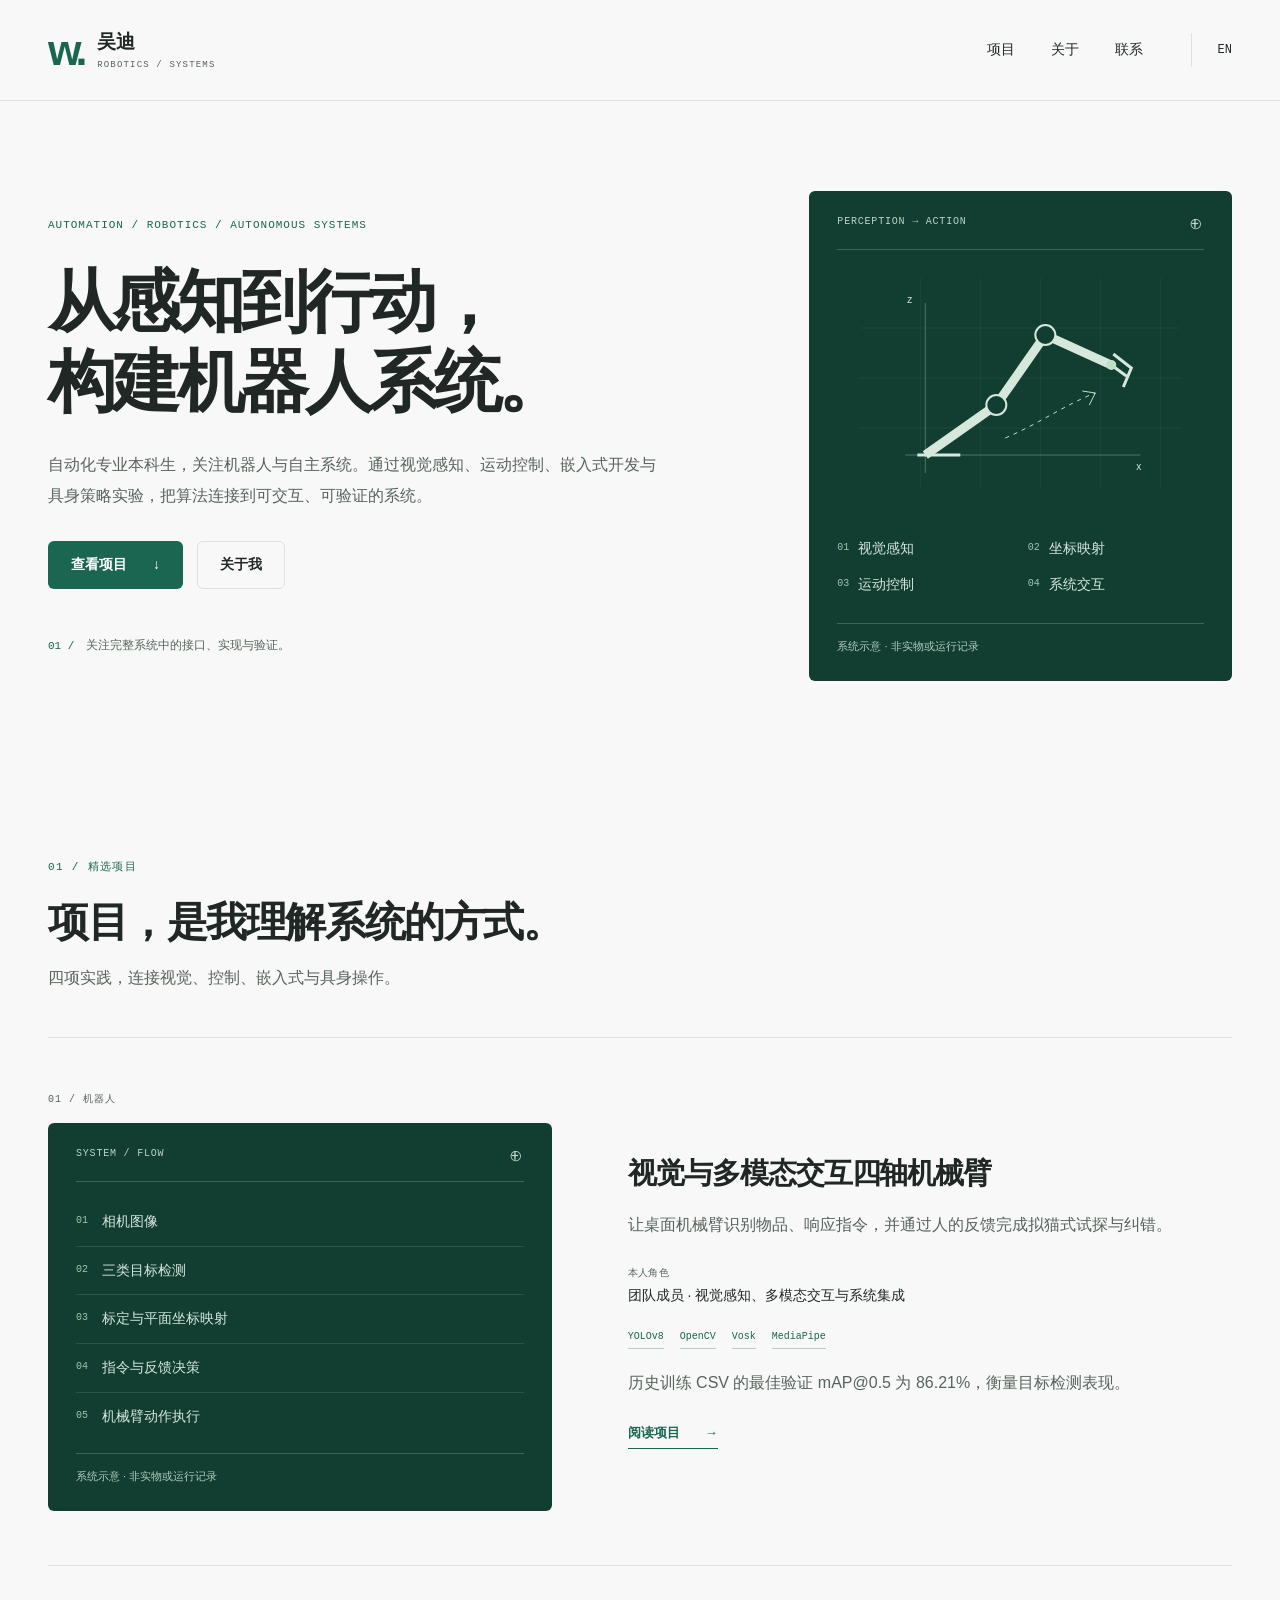
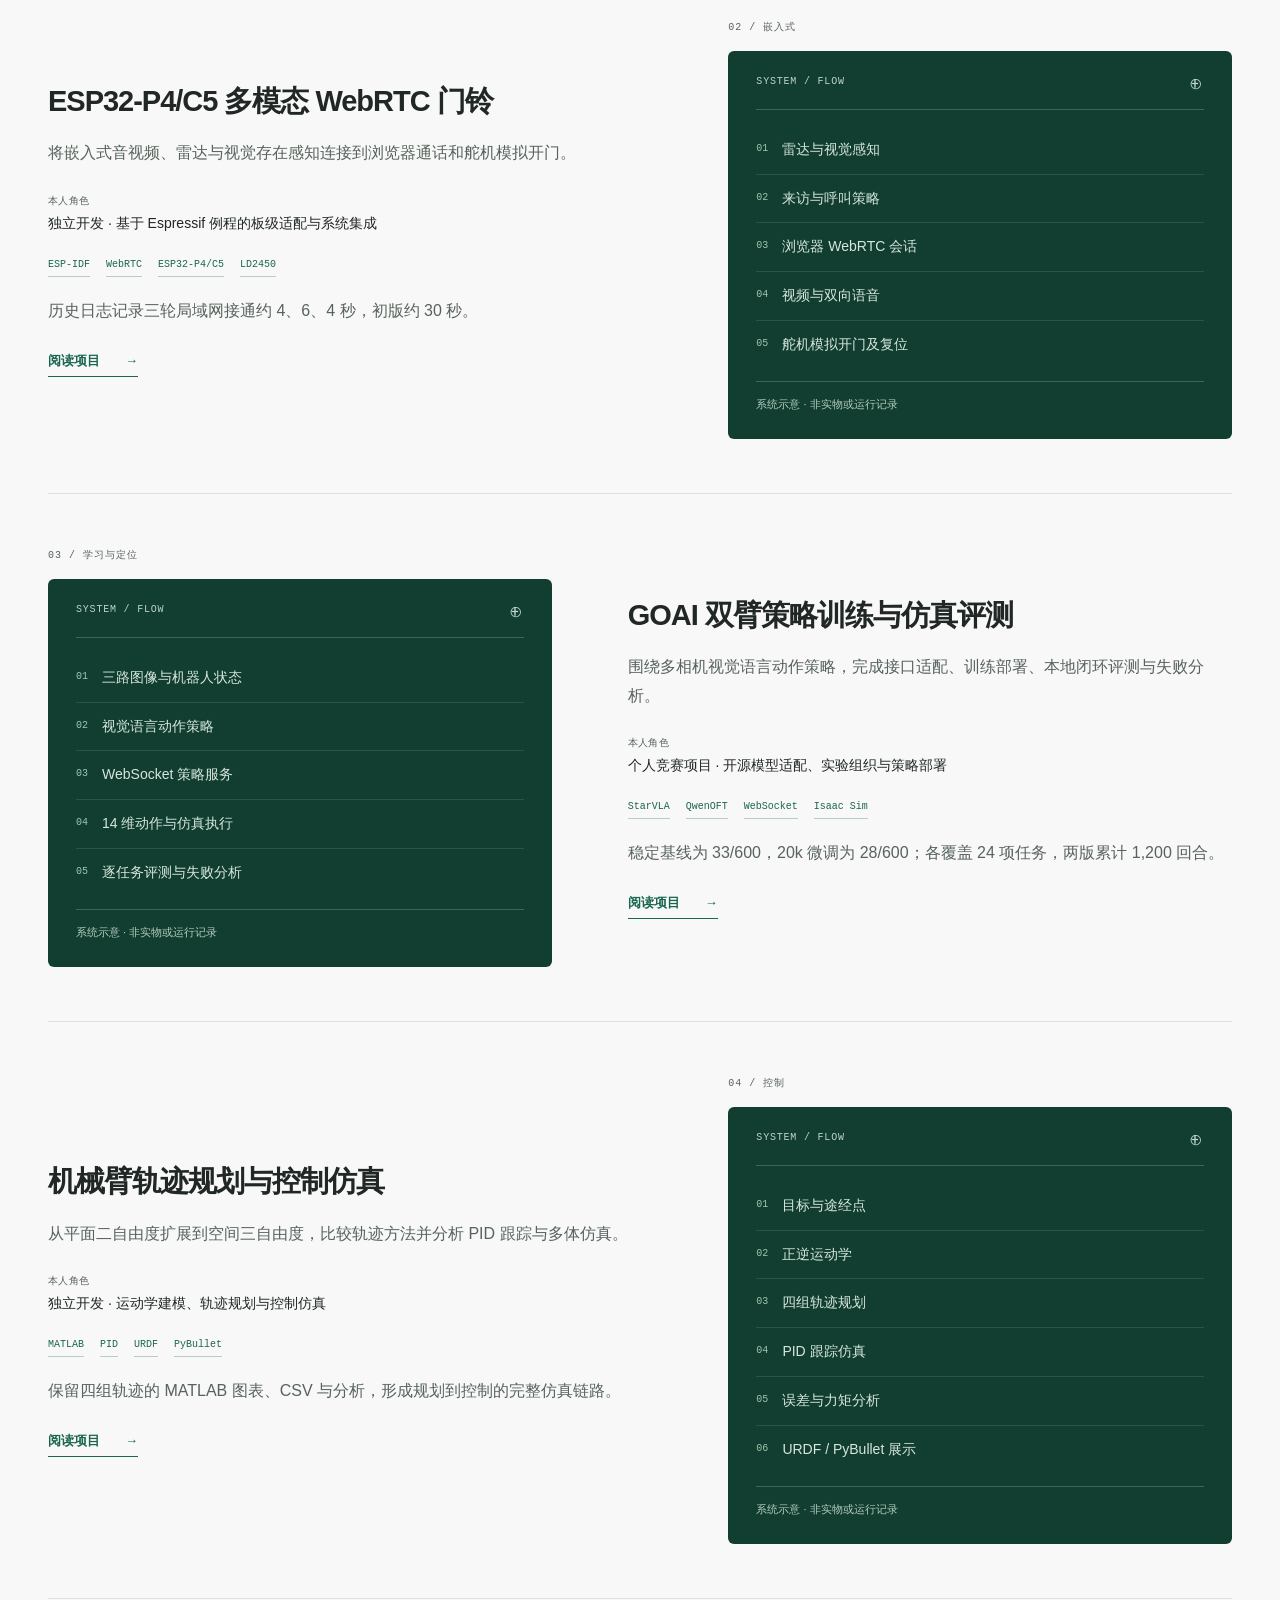
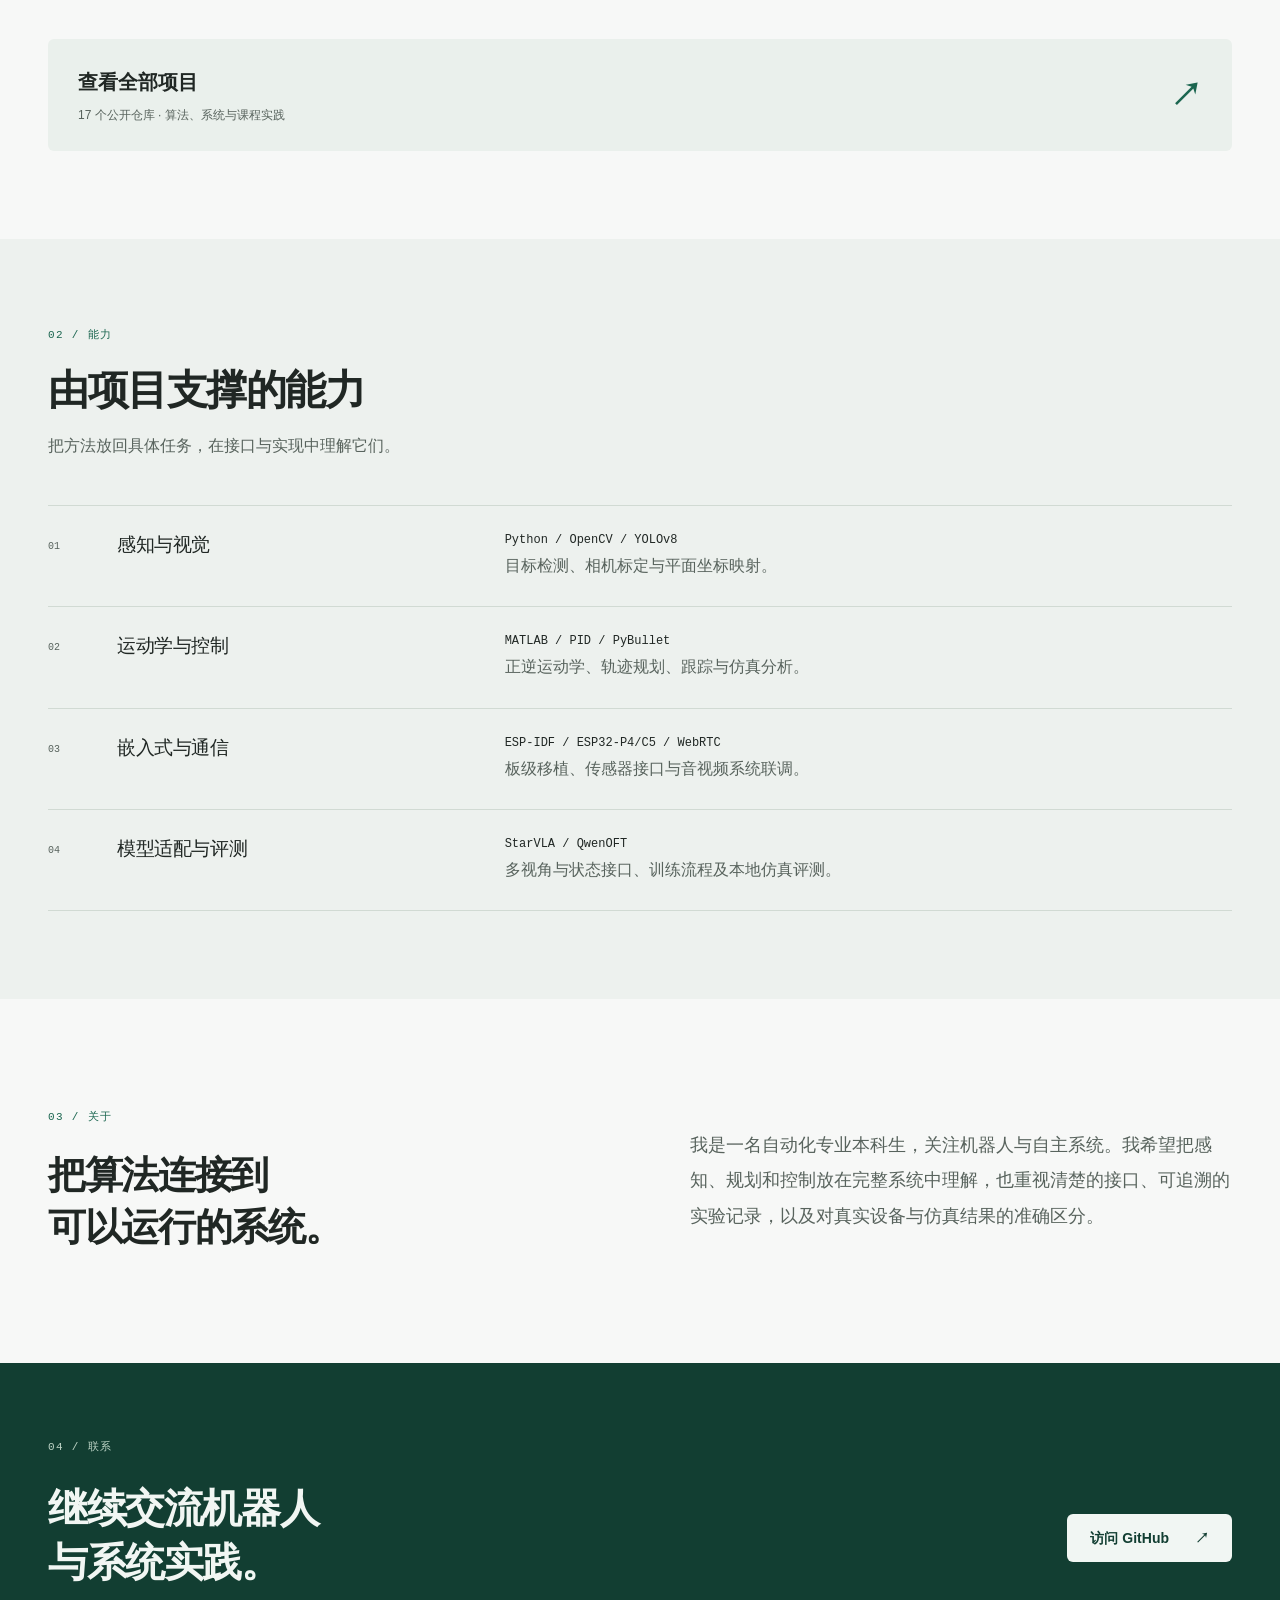
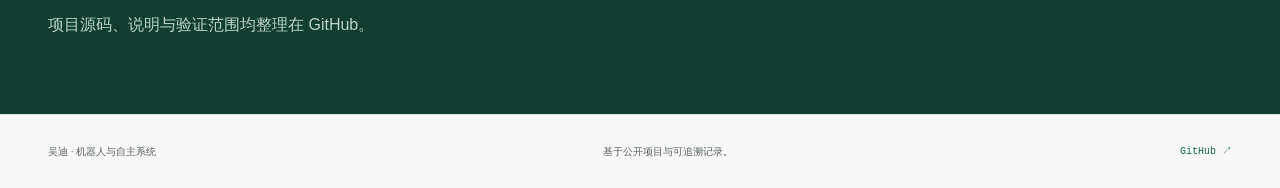
<file: index.html>
<!doctype html>
<html lang="zh-CN"><head><meta charset="utf-8"><meta name="viewport" content="width=device-width, initial-scale=1"><meta name="color-scheme" content="light"><meta name="theme-color" content="#F7F8F7"><title>吴迪 | 机器人与自主系统</title><meta name="description" content="自动化专业本科生，关注机器人与自主系统。通过视觉感知、运动控制、嵌入式开发与具身策略实验，把算法连接到可交互、可验证的系统。"><link rel="canonical" href="https://wudi-tech.github.io/"><link rel="alternate" hreflang="zh-CN" href="https://wudi-tech.github.io/"><link rel="alternate" hreflang="en" href="https://wudi-tech.github.io/en/"><link rel="alternate" hreflang="x-default" href="https://wudi-tech.github.io/"><meta property="og:type" content="website"><meta property="og:title" content="吴迪 | 机器人与自主系统"><meta property="og:description" content="自动化专业本科生，关注机器人与自主系统。通过视觉感知、运动控制、嵌入式开发与具身策略实验，把算法连接到可交互、可验证的系统。"><meta property="og:url" content="https://wudi-tech.github.io/"><meta property="og:locale" content="zh_CN"><link rel="icon" href="/assets/favicon.svg" type="image/svg+xml"><link rel="stylesheet" href="/assets/site.css"><script defer src="/assets/site.js"></script></head>
<body data-language="zh" data-alternate="/en/"><a class="skip-link" href="#main">跳至正文</a><header class="site-header"><div class="container header-inner">
    <a class="wordmark" href="/" aria-label="吴迪 — 首页"><span class="wordmark-symbol" aria-hidden="true">w.</span><span>吴迪<small>ROBOTICS / SYSTEMS</small></span></a>
    <button class="menu-toggle" aria-expanded="false" aria-controls="site-nav" hidden><span>菜单</span><span class="menu-lines" aria-hidden="true"></span></button>
    <nav id="site-nav" aria-label="主导航"><a href="/#projects">项目</a><a href="/#about">关于</a><a href="/#contact">联系</a><a class="language-link" href="/en/" lang="en" hreflang="en" data-language="en" aria-label="Switch to English">EN</a></nav>
  </div></header><main id="main" tabindex="-1"><section class="hero container"><div class="hero-copy"><p class="eyebrow">AUTOMATION / ROBOTICS / AUTONOMOUS SYSTEMS</p><h1>从感知到行动，<br>构建机器人系统。</h1><p class="hero-intro">自动化专业本科生，关注机器人与自主系统。通过视觉感知、运动控制、嵌入式开发与具身策略实验，把算法连接到可交互、可验证的系统。</p><div class="actions"><a class="button button-primary" href="#projects">查看项目<span aria-hidden="true">↓</span></a><a class="button button-secondary" href="#about">关于我</a></div><p class="hero-note"><span aria-hidden="true">01 /</span> 关注完整系统中的接口、实现与验证。</p></div><figure class="system-figure hero-figure">
    <div class="diagram-head"><span>PERCEPTION → ACTION</span><span aria-hidden="true">⊕</span></div>
    <svg class="robot-schematic" viewBox="0 0 320 210" fill="none" aria-hidden="true"><path class="diagram-grid" d="M0 50H320M0 100H320M0 150H320M60 0V210M120 0V210M180 0V210M240 0V210M300 0V210"/><path class="diagram-axis" d="M45 177H280M65 195V25"/><path d="M65 177L136 127L185 57L251 87" stroke="currentColor" stroke-width="9" stroke-linejoin="round"/><path d="M57 177H100M253 76L271 90L263 109M251 87L266 98" stroke="currentColor" stroke-width="3"/><circle cx="136" cy="127" r="10" fill="#123E32" stroke="currentColor" stroke-width="2"/><circle cx="185" cy="57" r="10" fill="#123E32" stroke="currentColor" stroke-width="2"/><circle cx="251" cy="87" r="5" fill="#BDE0C7"/><path d="M145 160C180 145 204 127 235 115" stroke="#BDE0C7" stroke-dasharray="4 5"/><path d="M222 113L235 115L229 127" stroke="#BDE0C7"/><text x="276" y="192" fill="currentColor" font-size="10">x</text><text x="47" y="25" fill="currentColor" font-size="10">z</text></svg>
    <ol class="diagram-flow"><li><span class="diagram-number">01</span><span>视觉感知</span></li><li><span class="diagram-number">02</span><span>坐标映射</span></li><li><span class="diagram-number">03</span><span>运动控制</span></li><li><span class="diagram-number">04</span><span>系统交互</span></li></ol>
    <figcaption>系统示意 · 非实物或运行记录</figcaption>
  </figure></section>
    <section class="section container" id="projects" aria-labelledby="selected-heading"><div class="section-heading"><p class="eyebrow">01 / 精选项目</p><h2 id="selected-heading">项目，是我理解系统的方式。</h2><p>四项实践，连接视觉、控制、嵌入式与具身操作。</p></div><div class="featured-projects"><article class="project-row"><div class="project-row-visual"><span class="project-number">01 / 机器人</span><figure class="system-figure ">
    <div class="diagram-head"><span>SYSTEM / FLOW</span><span aria-hidden="true">⊕</span></div>
    
    <ol class="diagram-flow"><li><span class="diagram-number">01</span><span>相机图像</span></li><li><span class="diagram-number">02</span><span>三类目标检测</span></li><li><span class="diagram-number">03</span><span>标定与平面坐标映射</span></li><li><span class="diagram-number">04</span><span>指令与反馈决策</span></li><li><span class="diagram-number">05</span><span>机械臂动作执行</span></li></ol>
    <figcaption>系统示意 · 非实物或运行记录</figcaption>
  </figure></div><div class="project-row-copy"><h3><a href="/projects/four-axis/">视觉与多模态交互四轴机械臂</a></h3><p class="project-summary">让桌面机械臂识别物品、响应指令，并通过人的反馈完成拟猫式试探与纠错。</p><dl class="project-meta"><div><dt>本人角色</dt><dd>团队成员 · 视觉感知、多模态交互与系统集成</dd></div></dl><ul class="tags" aria-label="Technologies"><li>YOLOv8</li><li>OpenCV</li><li>Vosk</li><li>MediaPipe</li></ul><p class="project-result">历史训练 CSV 的最佳验证 mAP@0.5 为 86.21%，衡量目标检测表现。</p><a class="text-link" href="/projects/four-axis/">阅读项目 <span aria-hidden="true">→</span></a></div></article><article class="project-row"><div class="project-row-visual"><span class="project-number">02 / 嵌入式</span><figure class="system-figure ">
    <div class="diagram-head"><span>SYSTEM / FLOW</span><span aria-hidden="true">⊕</span></div>
    
    <ol class="diagram-flow"><li><span class="diagram-number">01</span><span>雷达与视觉感知</span></li><li><span class="diagram-number">02</span><span>来访与呼叫策略</span></li><li><span class="diagram-number">03</span><span>浏览器 WebRTC 会话</span></li><li><span class="diagram-number">04</span><span>视频与双向语音</span></li><li><span class="diagram-number">05</span><span>舵机模拟开门及复位</span></li></ol>
    <figcaption>系统示意 · 非实物或运行记录</figcaption>
  </figure></div><div class="project-row-copy"><h3><a href="/projects/doorbell/">ESP32-P4/C5 多模态 WebRTC 门铃</a></h3><p class="project-summary">将嵌入式音视频、雷达与视觉存在感知连接到浏览器通话和舵机模拟开门。</p><dl class="project-meta"><div><dt>本人角色</dt><dd>独立开发 · 基于 Espressif 例程的板级适配与系统集成</dd></div></dl><ul class="tags" aria-label="Technologies"><li>ESP-IDF</li><li>WebRTC</li><li>ESP32-P4/C5</li><li>LD2450</li></ul><p class="project-result">历史日志记录三轮局域网接通约 4、6、4 秒，初版约 30 秒。</p><a class="text-link" href="/projects/doorbell/">阅读项目 <span aria-hidden="true">→</span></a></div></article><article class="project-row"><div class="project-row-visual"><span class="project-number">03 / 学习与定位</span><figure class="system-figure ">
    <div class="diagram-head"><span>SYSTEM / FLOW</span><span aria-hidden="true">⊕</span></div>
    
    <ol class="diagram-flow"><li><span class="diagram-number">01</span><span>三路图像与机器人状态</span></li><li><span class="diagram-number">02</span><span>视觉语言动作策略</span></li><li><span class="diagram-number">03</span><span>WebSocket 策略服务</span></li><li><span class="diagram-number">04</span><span>14 维动作与仿真执行</span></li><li><span class="diagram-number">05</span><span>逐任务评测与失败分析</span></li></ol>
    <figcaption>系统示意 · 非实物或运行记录</figcaption>
  </figure></div><div class="project-row-copy"><h3><a href="/projects/goai/">GOAI 双臂策略训练与仿真评测</a></h3><p class="project-summary">围绕多相机视觉语言动作策略，完成接口适配、训练部署、本地闭环评测与失败分析。</p><dl class="project-meta"><div><dt>本人角色</dt><dd>个人竞赛项目 · 开源模型适配、实验组织与策略部署</dd></div></dl><ul class="tags" aria-label="Technologies"><li>StarVLA</li><li>QwenOFT</li><li>WebSocket</li><li>Isaac Sim</li></ul><p class="project-result">稳定基线为 33/600，20k 微调为 28/600；各覆盖 24 项任务，两版累计 1,200 回合。</p><a class="text-link" href="/projects/goai/">阅读项目 <span aria-hidden="true">→</span></a></div></article><article class="project-row"><div class="project-row-visual"><span class="project-number">04 / 控制</span><figure class="system-figure ">
    <div class="diagram-head"><span>SYSTEM / FLOW</span><span aria-hidden="true">⊕</span></div>
    
    <ol class="diagram-flow"><li><span class="diagram-number">01</span><span>目标与途经点</span></li><li><span class="diagram-number">02</span><span>正逆运动学</span></li><li><span class="diagram-number">03</span><span>四组轨迹规划</span></li><li><span class="diagram-number">04</span><span>PID 跟踪仿真</span></li><li><span class="diagram-number">05</span><span>误差与力矩分析</span></li><li><span class="diagram-number">06</span><span>URDF / PyBullet 展示</span></li></ol>
    <figcaption>系统示意 · 非实物或运行记录</figcaption>
  </figure></div><div class="project-row-copy"><h3><a href="/projects/trajectory/">机械臂轨迹规划与控制仿真</a></h3><p class="project-summary">从平面二自由度扩展到空间三自由度，比较轨迹方法并分析 PID 跟踪与多体仿真。</p><dl class="project-meta"><div><dt>本人角色</dt><dd>独立开发 · 运动学建模、轨迹规划与控制仿真</dd></div></dl><ul class="tags" aria-label="Technologies"><li>MATLAB</li><li>PID</li><li>URDF</li><li>PyBullet</li></ul><p class="project-result">保留四组轨迹的 MATLAB 图表、CSV 与分析，形成规划到控制的完整仿真链路。</p><a class="text-link" href="/projects/trajectory/">阅读项目 <span aria-hidden="true">→</span></a></div></article></div><a class="index-callout" href="/projects/"><span>查看全部项目<small>17 个公开仓库 · 算法、系统与课程实践</small></span><span aria-hidden="true">↗</span></a></section>
    <section class="section skills-section" aria-labelledby="skills-heading"><div class="container"><div class="section-heading"><p class="eyebrow">02 / 能力</p><h2 id="skills-heading">由项目支撑的能力</h2><p>把方法放回具体任务，在接口与实现中理解它们。</p></div><div class="skills-list"><div class="skill-row"><span class="mono">01</span><h3>感知与视觉</h3><div><p class="skill-tech">Python / OpenCV / YOLOv8</p><p>目标检测、相机标定与平面坐标映射。</p></div></div><div class="skill-row"><span class="mono">02</span><h3>运动学与控制</h3><div><p class="skill-tech">MATLAB / PID / PyBullet</p><p>正逆运动学、轨迹规划、跟踪与仿真分析。</p></div></div><div class="skill-row"><span class="mono">03</span><h3>嵌入式与通信</h3><div><p class="skill-tech">ESP-IDF / ESP32-P4/C5 / WebRTC</p><p>板级移植、传感器接口与音视频系统联调。</p></div></div><div class="skill-row"><span class="mono">04</span><h3>模型适配与评测</h3><div><p class="skill-tech">StarVLA / QwenOFT</p><p>多视角与状态接口、训练流程及本地仿真评测。</p></div></div></div></div></section>
    <section class="section container about-section" id="about" aria-labelledby="about-heading"><div><p class="eyebrow">03 / 关于</p><h2 id="about-heading">把算法连接到<br>可以运行的系统。</h2></div><p class="about-copy">我是一名自动化专业本科生，关注机器人与自主系统。我希望把感知、规划和控制放在完整系统中理解，也重视清楚的接口、可追溯的实验记录，以及对真实设备与仿真结果的准确区分。</p></section>
    <section class="contact-section" id="contact" aria-labelledby="contact-heading"><div class="container contact-inner"><div><p class="eyebrow">04 / 联系</p><h2 id="contact-heading">继续交流机器人<br>与系统实践。</h2><p>项目源码、说明与验证范围均整理在 GitHub。</p></div><a class="button button-light" href="https://github.com/wudi-tech">访问 GitHub <span aria-hidden="true">↗</span></a></div></section></main><footer class="site-footer"><div class="container footer-inner"><span>吴迪 · 机器人与自主系统</span><span>基于公开项目与可追溯记录。</span><a href="https://github.com/wudi-tech">GitHub <span aria-hidden="true">↗</span></a></div></footer></body></html>
</file>
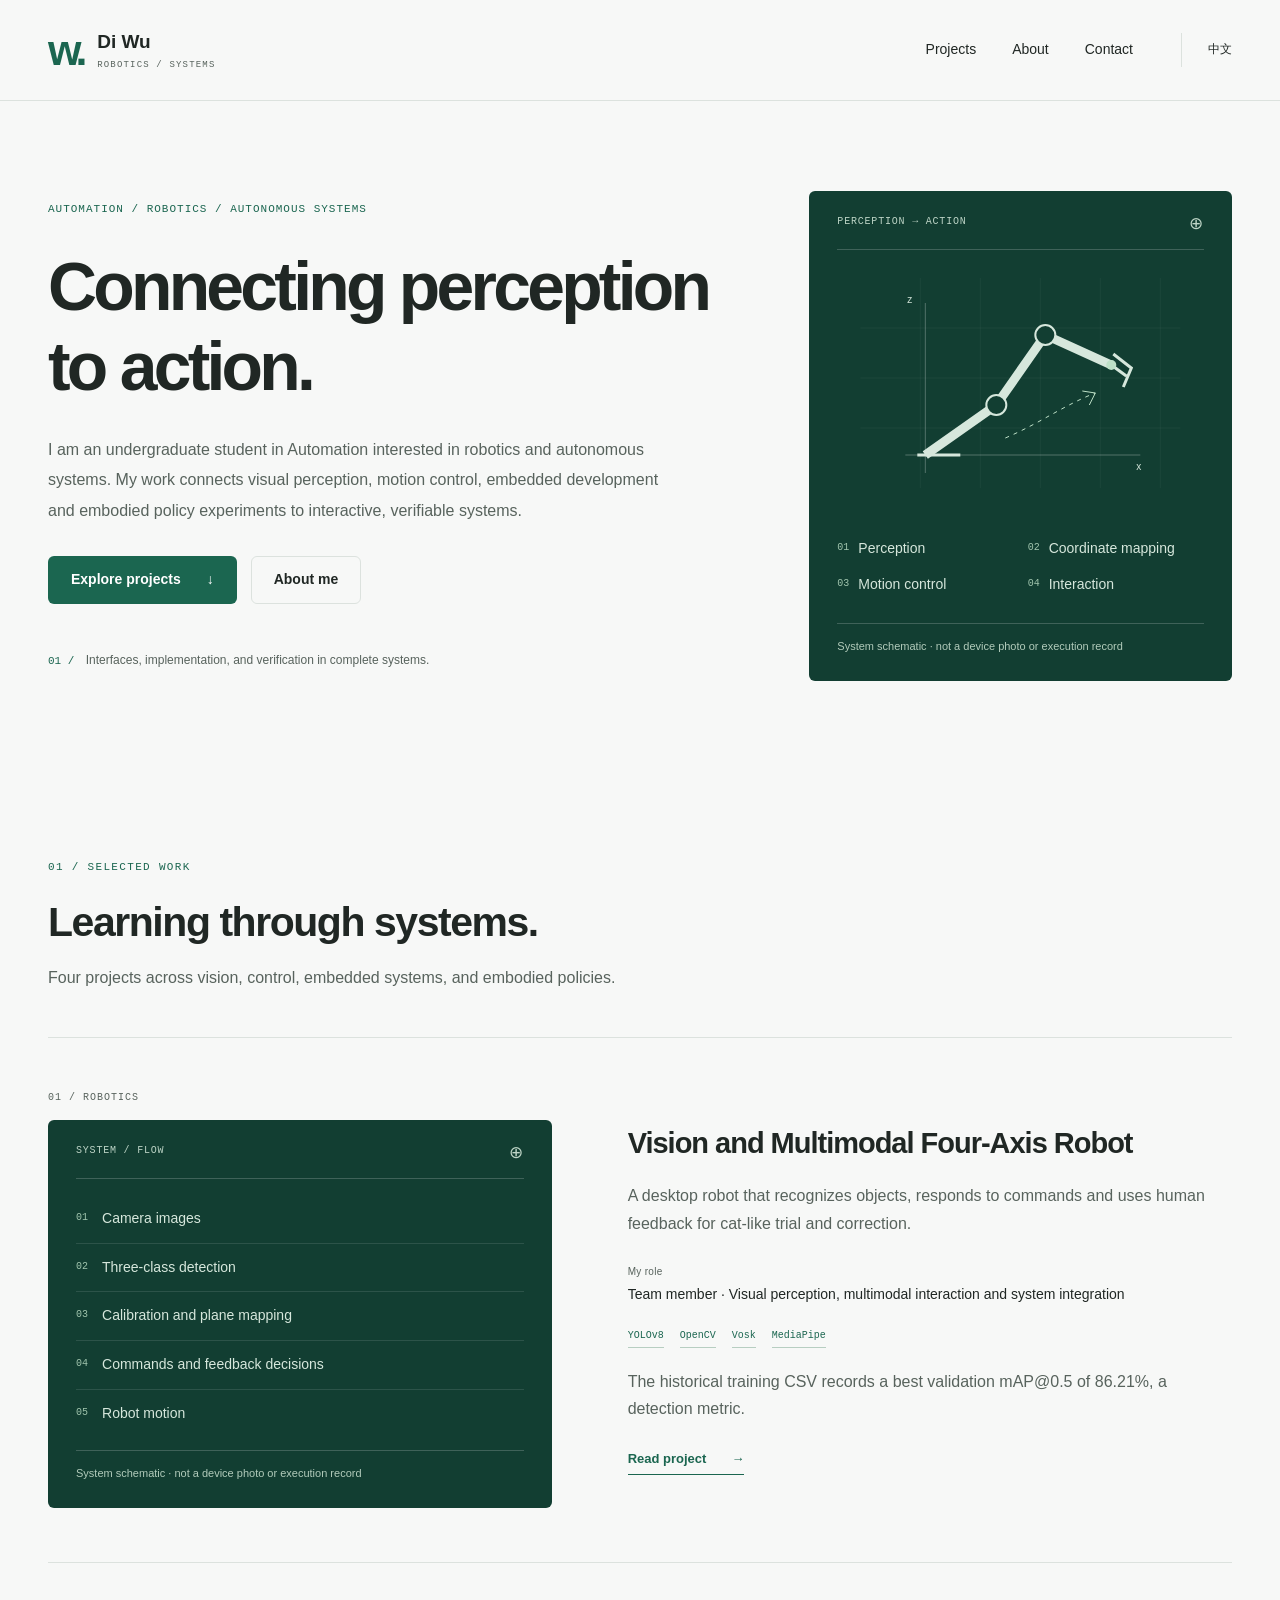
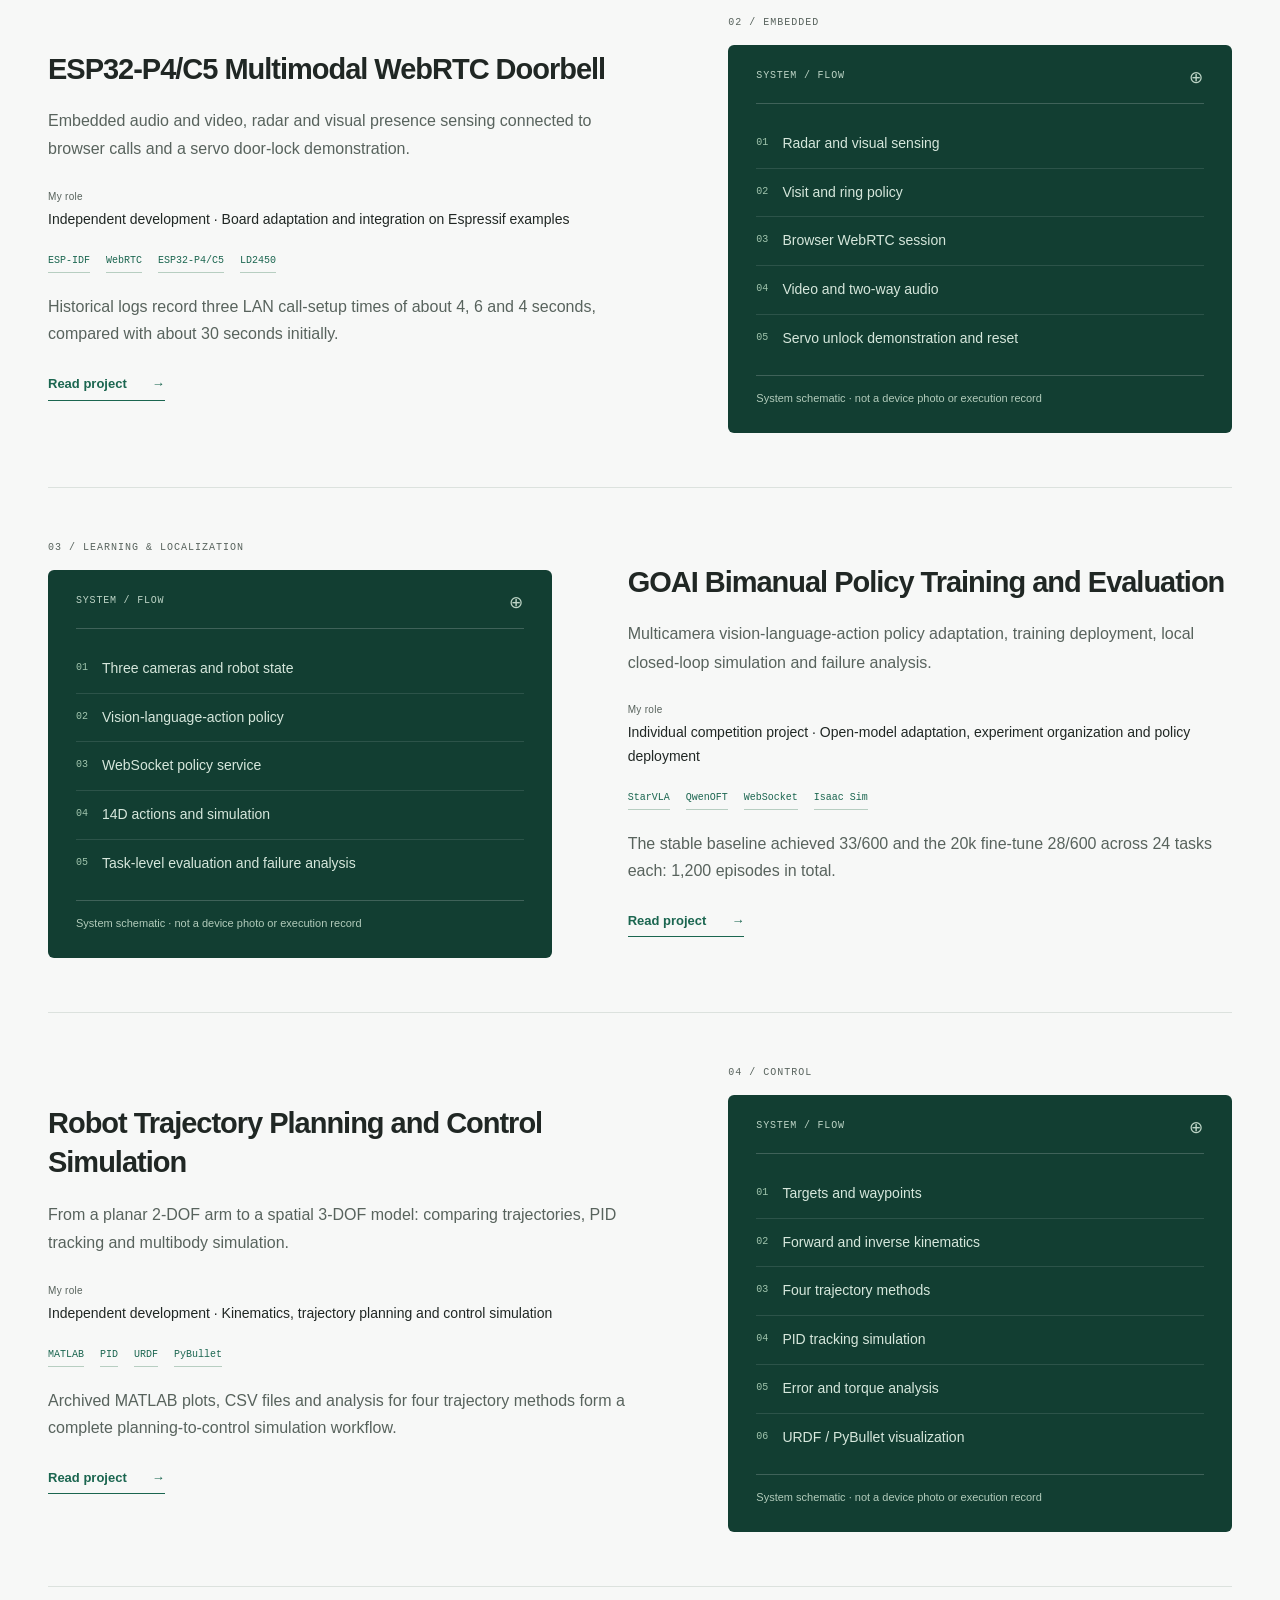
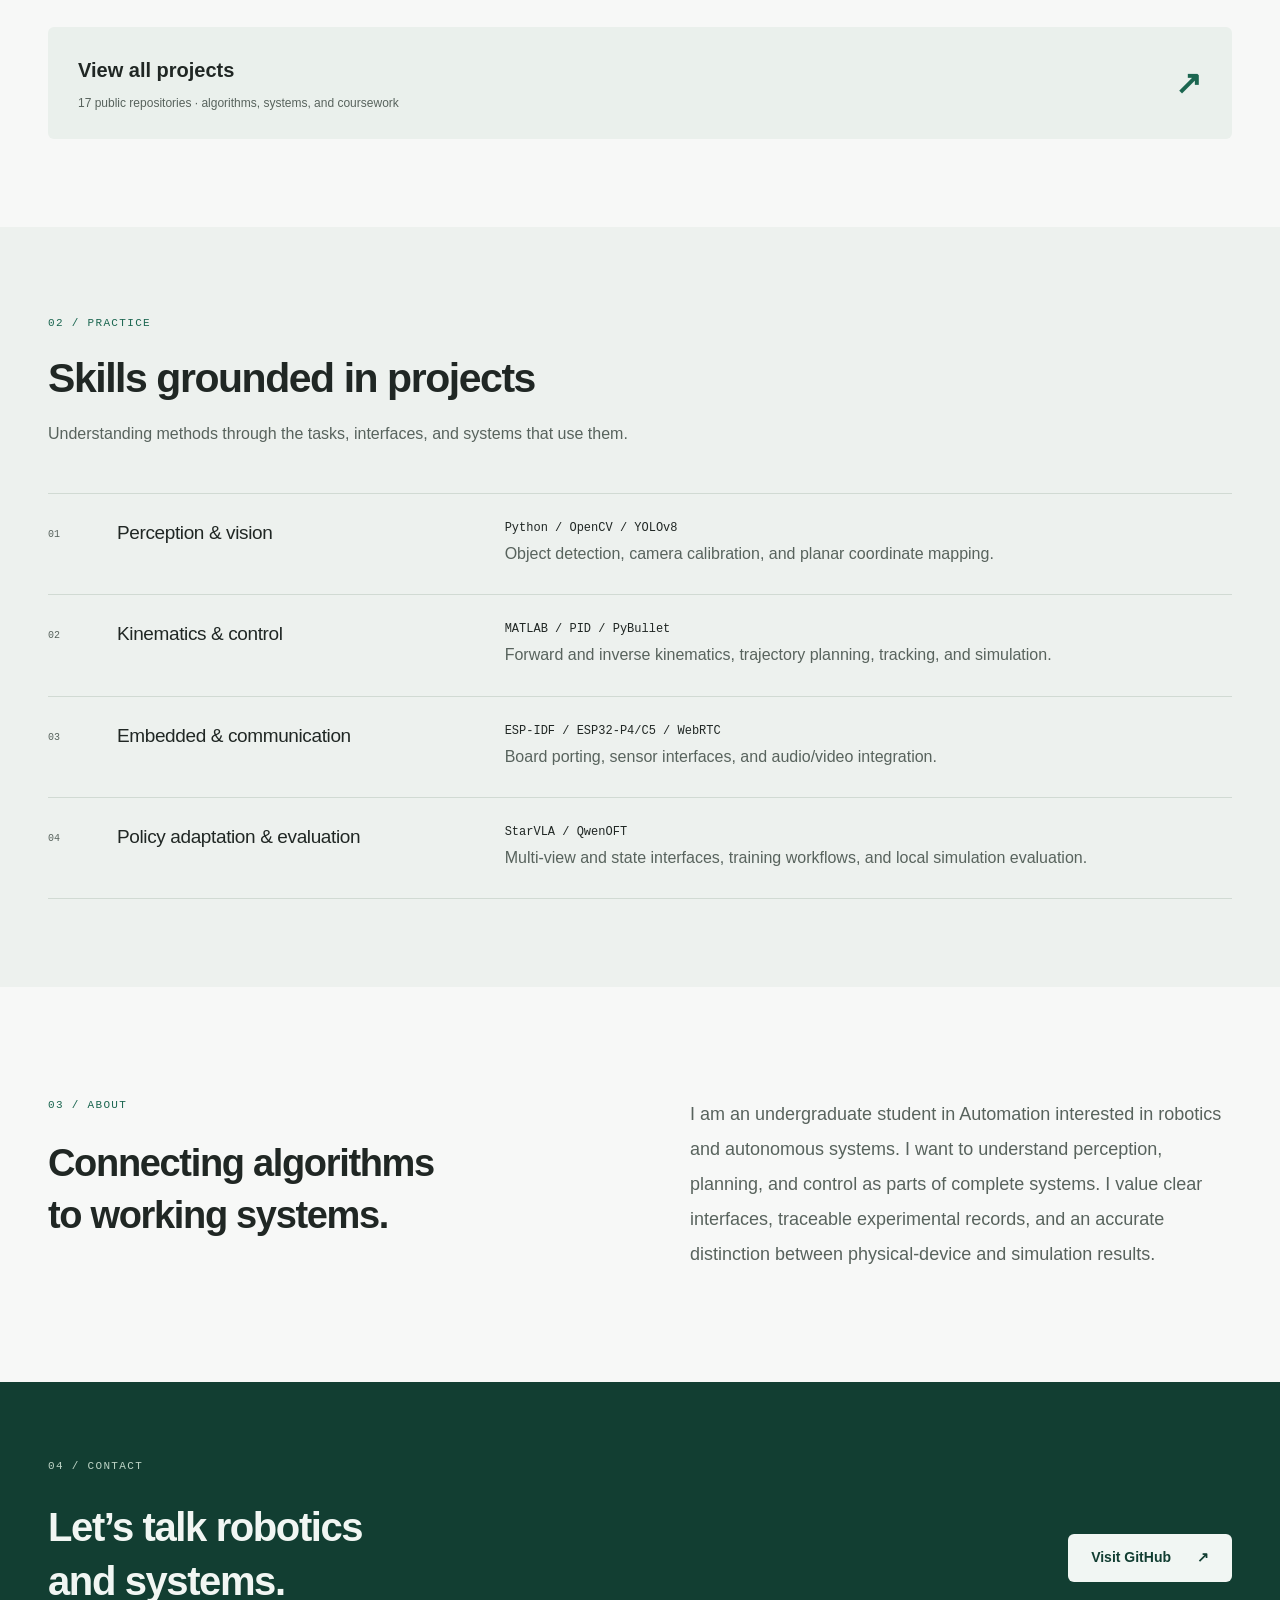
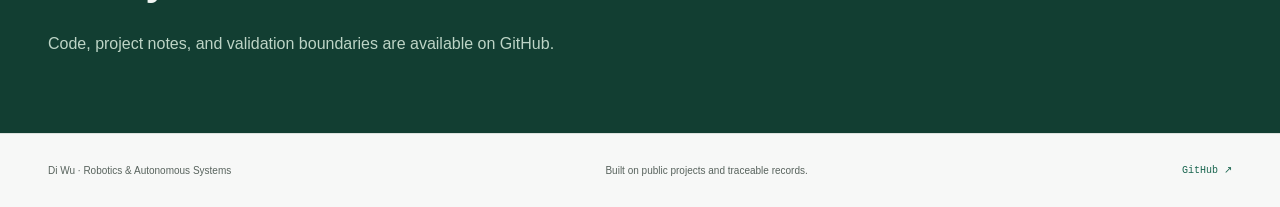
<file: en/index.html>
<!doctype html>
<html lang="en"><head><meta charset="utf-8"><meta name="viewport" content="width=device-width, initial-scale=1"><meta name="color-scheme" content="light"><meta name="theme-color" content="#F7F8F7"><title>Di Wu | Robotics &amp; Autonomous Systems</title><meta name="description" content="I am an undergraduate student in Automation interested in robotics and autonomous systems. My work connects visual perception, motion control, embedded development and embodied policy experiments to interactive, verifiable systems."><link rel="canonical" href="https://wudi-tech.github.io/en/"><link rel="alternate" hreflang="zh-CN" href="https://wudi-tech.github.io/"><link rel="alternate" hreflang="en" href="https://wudi-tech.github.io/en/"><link rel="alternate" hreflang="x-default" href="https://wudi-tech.github.io/"><meta property="og:type" content="website"><meta property="og:title" content="Di Wu | Robotics &amp; Autonomous Systems"><meta property="og:description" content="I am an undergraduate student in Automation interested in robotics and autonomous systems. My work connects visual perception, motion control, embedded development and embodied policy experiments to interactive, verifiable systems."><meta property="og:url" content="https://wudi-tech.github.io/en/"><meta property="og:locale" content="en_US"><link rel="icon" href="/assets/favicon.svg" type="image/svg+xml"><link rel="stylesheet" href="/assets/site.css"><script defer src="/assets/site.js"></script></head>
<body data-language="en" data-alternate="/"><a class="skip-link" href="#main">Skip to content</a><header class="site-header"><div class="container header-inner">
    <a class="wordmark" href="/en/" aria-label="Di Wu — Home"><span class="wordmark-symbol" aria-hidden="true">w.</span><span>Di Wu<small>ROBOTICS / SYSTEMS</small></span></a>
    <button class="menu-toggle" aria-expanded="false" aria-controls="site-nav" hidden><span>Menu</span><span class="menu-lines" aria-hidden="true"></span></button>
    <nav id="site-nav" aria-label="Main navigation"><a href="/en/#projects">Projects</a><a href="/en/#about">About</a><a href="/en/#contact">Contact</a><a class="language-link" href="/" lang="zh-CN" hreflang="zh-CN" data-language="zh" aria-label="切换到中文">中文</a></nav>
  </div></header><main id="main" tabindex="-1"><section class="hero container"><div class="hero-copy"><p class="eyebrow">AUTOMATION / ROBOTICS / AUTONOMOUS SYSTEMS</p><h1>Connecting perception<br>to action.</h1><p class="hero-intro">I am an undergraduate student in Automation interested in robotics and autonomous systems. My work connects visual perception, motion control, embedded development and embodied policy experiments to interactive, verifiable systems.</p><div class="actions"><a class="button button-primary" href="#projects">Explore projects<span aria-hidden="true">↓</span></a><a class="button button-secondary" href="#about">About me</a></div><p class="hero-note"><span aria-hidden="true">01 /</span> Interfaces, implementation, and verification in complete systems.</p></div><figure class="system-figure hero-figure">
    <div class="diagram-head"><span>PERCEPTION → ACTION</span><span aria-hidden="true">⊕</span></div>
    <svg class="robot-schematic" viewBox="0 0 320 210" fill="none" aria-hidden="true"><path class="diagram-grid" d="M0 50H320M0 100H320M0 150H320M60 0V210M120 0V210M180 0V210M240 0V210M300 0V210"/><path class="diagram-axis" d="M45 177H280M65 195V25"/><path d="M65 177L136 127L185 57L251 87" stroke="currentColor" stroke-width="9" stroke-linejoin="round"/><path d="M57 177H100M253 76L271 90L263 109M251 87L266 98" stroke="currentColor" stroke-width="3"/><circle cx="136" cy="127" r="10" fill="#123E32" stroke="currentColor" stroke-width="2"/><circle cx="185" cy="57" r="10" fill="#123E32" stroke="currentColor" stroke-width="2"/><circle cx="251" cy="87" r="5" fill="#BDE0C7"/><path d="M145 160C180 145 204 127 235 115" stroke="#BDE0C7" stroke-dasharray="4 5"/><path d="M222 113L235 115L229 127" stroke="#BDE0C7"/><text x="276" y="192" fill="currentColor" font-size="10">x</text><text x="47" y="25" fill="currentColor" font-size="10">z</text></svg>
    <ol class="diagram-flow"><li><span class="diagram-number">01</span><span>Perception</span></li><li><span class="diagram-number">02</span><span>Coordinate mapping</span></li><li><span class="diagram-number">03</span><span>Motion control</span></li><li><span class="diagram-number">04</span><span>Interaction</span></li></ol>
    <figcaption>System schematic · not a device photo or execution record</figcaption>
  </figure></section>
    <section class="section container" id="projects" aria-labelledby="selected-heading"><div class="section-heading"><p class="eyebrow">01 / Selected work</p><h2 id="selected-heading">Learning through systems.</h2><p>Four projects across vision, control, embedded systems, and embodied policies.</p></div><div class="featured-projects"><article class="project-row"><div class="project-row-visual"><span class="project-number">01 / Robotics</span><figure class="system-figure ">
    <div class="diagram-head"><span>SYSTEM / FLOW</span><span aria-hidden="true">⊕</span></div>
    
    <ol class="diagram-flow"><li><span class="diagram-number">01</span><span>Camera images</span></li><li><span class="diagram-number">02</span><span>Three-class detection</span></li><li><span class="diagram-number">03</span><span>Calibration and plane mapping</span></li><li><span class="diagram-number">04</span><span>Commands and feedback decisions</span></li><li><span class="diagram-number">05</span><span>Robot motion</span></li></ol>
    <figcaption>System schematic · not a device photo or execution record</figcaption>
  </figure></div><div class="project-row-copy"><h3><a href="/en/projects/four-axis/">Vision and Multimodal Four-Axis Robot</a></h3><p class="project-summary">A desktop robot that recognizes objects, responds to commands and uses human feedback for cat-like trial and correction.</p><dl class="project-meta"><div><dt>My role</dt><dd>Team member · Visual perception, multimodal interaction and system integration</dd></div></dl><ul class="tags" aria-label="Technologies"><li>YOLOv8</li><li>OpenCV</li><li>Vosk</li><li>MediaPipe</li></ul><p class="project-result">The historical training CSV records a best validation mAP@0.5 of 86.21%, a detection metric.</p><a class="text-link" href="/en/projects/four-axis/">Read project <span aria-hidden="true">→</span></a></div></article><article class="project-row"><div class="project-row-visual"><span class="project-number">02 / Embedded</span><figure class="system-figure ">
    <div class="diagram-head"><span>SYSTEM / FLOW</span><span aria-hidden="true">⊕</span></div>
    
    <ol class="diagram-flow"><li><span class="diagram-number">01</span><span>Radar and visual sensing</span></li><li><span class="diagram-number">02</span><span>Visit and ring policy</span></li><li><span class="diagram-number">03</span><span>Browser WebRTC session</span></li><li><span class="diagram-number">04</span><span>Video and two-way audio</span></li><li><span class="diagram-number">05</span><span>Servo unlock demonstration and reset</span></li></ol>
    <figcaption>System schematic · not a device photo or execution record</figcaption>
  </figure></div><div class="project-row-copy"><h3><a href="/en/projects/doorbell/">ESP32-P4/C5 Multimodal WebRTC Doorbell</a></h3><p class="project-summary">Embedded audio and video, radar and visual presence sensing connected to browser calls and a servo door-lock demonstration.</p><dl class="project-meta"><div><dt>My role</dt><dd>Independent development · Board adaptation and integration on Espressif examples</dd></div></dl><ul class="tags" aria-label="Technologies"><li>ESP-IDF</li><li>WebRTC</li><li>ESP32-P4/C5</li><li>LD2450</li></ul><p class="project-result">Historical logs record three LAN call-setup times of about 4, 6 and 4 seconds, compared with about 30 seconds initially.</p><a class="text-link" href="/en/projects/doorbell/">Read project <span aria-hidden="true">→</span></a></div></article><article class="project-row"><div class="project-row-visual"><span class="project-number">03 / Learning &amp; localization</span><figure class="system-figure ">
    <div class="diagram-head"><span>SYSTEM / FLOW</span><span aria-hidden="true">⊕</span></div>
    
    <ol class="diagram-flow"><li><span class="diagram-number">01</span><span>Three cameras and robot state</span></li><li><span class="diagram-number">02</span><span>Vision-language-action policy</span></li><li><span class="diagram-number">03</span><span>WebSocket policy service</span></li><li><span class="diagram-number">04</span><span>14D actions and simulation</span></li><li><span class="diagram-number">05</span><span>Task-level evaluation and failure analysis</span></li></ol>
    <figcaption>System schematic · not a device photo or execution record</figcaption>
  </figure></div><div class="project-row-copy"><h3><a href="/en/projects/goai/">GOAI Bimanual Policy Training and Evaluation</a></h3><p class="project-summary">Multicamera vision-language-action policy adaptation, training deployment, local closed-loop simulation and failure analysis.</p><dl class="project-meta"><div><dt>My role</dt><dd>Individual competition project · Open-model adaptation, experiment organization and policy deployment</dd></div></dl><ul class="tags" aria-label="Technologies"><li>StarVLA</li><li>QwenOFT</li><li>WebSocket</li><li>Isaac Sim</li></ul><p class="project-result">The stable baseline achieved 33/600 and the 20k fine-tune 28/600 across 24 tasks each: 1,200 episodes in total.</p><a class="text-link" href="/en/projects/goai/">Read project <span aria-hidden="true">→</span></a></div></article><article class="project-row"><div class="project-row-visual"><span class="project-number">04 / Control</span><figure class="system-figure ">
    <div class="diagram-head"><span>SYSTEM / FLOW</span><span aria-hidden="true">⊕</span></div>
    
    <ol class="diagram-flow"><li><span class="diagram-number">01</span><span>Targets and waypoints</span></li><li><span class="diagram-number">02</span><span>Forward and inverse kinematics</span></li><li><span class="diagram-number">03</span><span>Four trajectory methods</span></li><li><span class="diagram-number">04</span><span>PID tracking simulation</span></li><li><span class="diagram-number">05</span><span>Error and torque analysis</span></li><li><span class="diagram-number">06</span><span>URDF / PyBullet visualization</span></li></ol>
    <figcaption>System schematic · not a device photo or execution record</figcaption>
  </figure></div><div class="project-row-copy"><h3><a href="/en/projects/trajectory/">Robot Trajectory Planning and Control Simulation</a></h3><p class="project-summary">From a planar 2-DOF arm to a spatial 3-DOF model: comparing trajectories, PID tracking and multibody simulation.</p><dl class="project-meta"><div><dt>My role</dt><dd>Independent development · Kinematics, trajectory planning and control simulation</dd></div></dl><ul class="tags" aria-label="Technologies"><li>MATLAB</li><li>PID</li><li>URDF</li><li>PyBullet</li></ul><p class="project-result">Archived MATLAB plots, CSV files and analysis for four trajectory methods form a complete planning-to-control simulation workflow.</p><a class="text-link" href="/en/projects/trajectory/">Read project <span aria-hidden="true">→</span></a></div></article></div><a class="index-callout" href="/en/projects/"><span>View all projects<small>17 public repositories · algorithms, systems, and coursework</small></span><span aria-hidden="true">↗</span></a></section>
    <section class="section skills-section" aria-labelledby="skills-heading"><div class="container"><div class="section-heading"><p class="eyebrow">02 / Practice</p><h2 id="skills-heading">Skills grounded in projects</h2><p>Understanding methods through the tasks, interfaces, and systems that use them.</p></div><div class="skills-list"><div class="skill-row"><span class="mono">01</span><h3>Perception & vision</h3><div><p class="skill-tech">Python / OpenCV / YOLOv8</p><p>Object detection, camera calibration, and planar coordinate mapping.</p></div></div><div class="skill-row"><span class="mono">02</span><h3>Kinematics & control</h3><div><p class="skill-tech">MATLAB / PID / PyBullet</p><p>Forward and inverse kinematics, trajectory planning, tracking, and simulation.</p></div></div><div class="skill-row"><span class="mono">03</span><h3>Embedded & communication</h3><div><p class="skill-tech">ESP-IDF / ESP32-P4/C5 / WebRTC</p><p>Board porting, sensor interfaces, and audio/video integration.</p></div></div><div class="skill-row"><span class="mono">04</span><h3>Policy adaptation & evaluation</h3><div><p class="skill-tech">StarVLA / QwenOFT</p><p>Multi-view and state interfaces, training workflows, and local simulation evaluation.</p></div></div></div></div></section>
    <section class="section container about-section" id="about" aria-labelledby="about-heading"><div><p class="eyebrow">03 / About</p><h2 id="about-heading">Connecting algorithms<br>to working systems.</h2></div><p class="about-copy">I am an undergraduate student in Automation interested in robotics and autonomous systems. I want to understand perception, planning, and control as parts of complete systems. I value clear interfaces, traceable experimental records, and an accurate distinction between physical-device and simulation results.</p></section>
    <section class="contact-section" id="contact" aria-labelledby="contact-heading"><div class="container contact-inner"><div><p class="eyebrow">04 / Contact</p><h2 id="contact-heading">Let’s talk robotics<br>and systems.</h2><p>Code, project notes, and validation boundaries are available on GitHub.</p></div><a class="button button-light" href="https://github.com/wudi-tech">Visit GitHub <span aria-hidden="true">↗</span></a></div></section></main><footer class="site-footer"><div class="container footer-inner"><span>Di Wu · Robotics & Autonomous Systems</span><span>Built on public projects and traceable records.</span><a href="https://github.com/wudi-tech">GitHub <span aria-hidden="true">↗</span></a></div></footer></body></html>
</file>
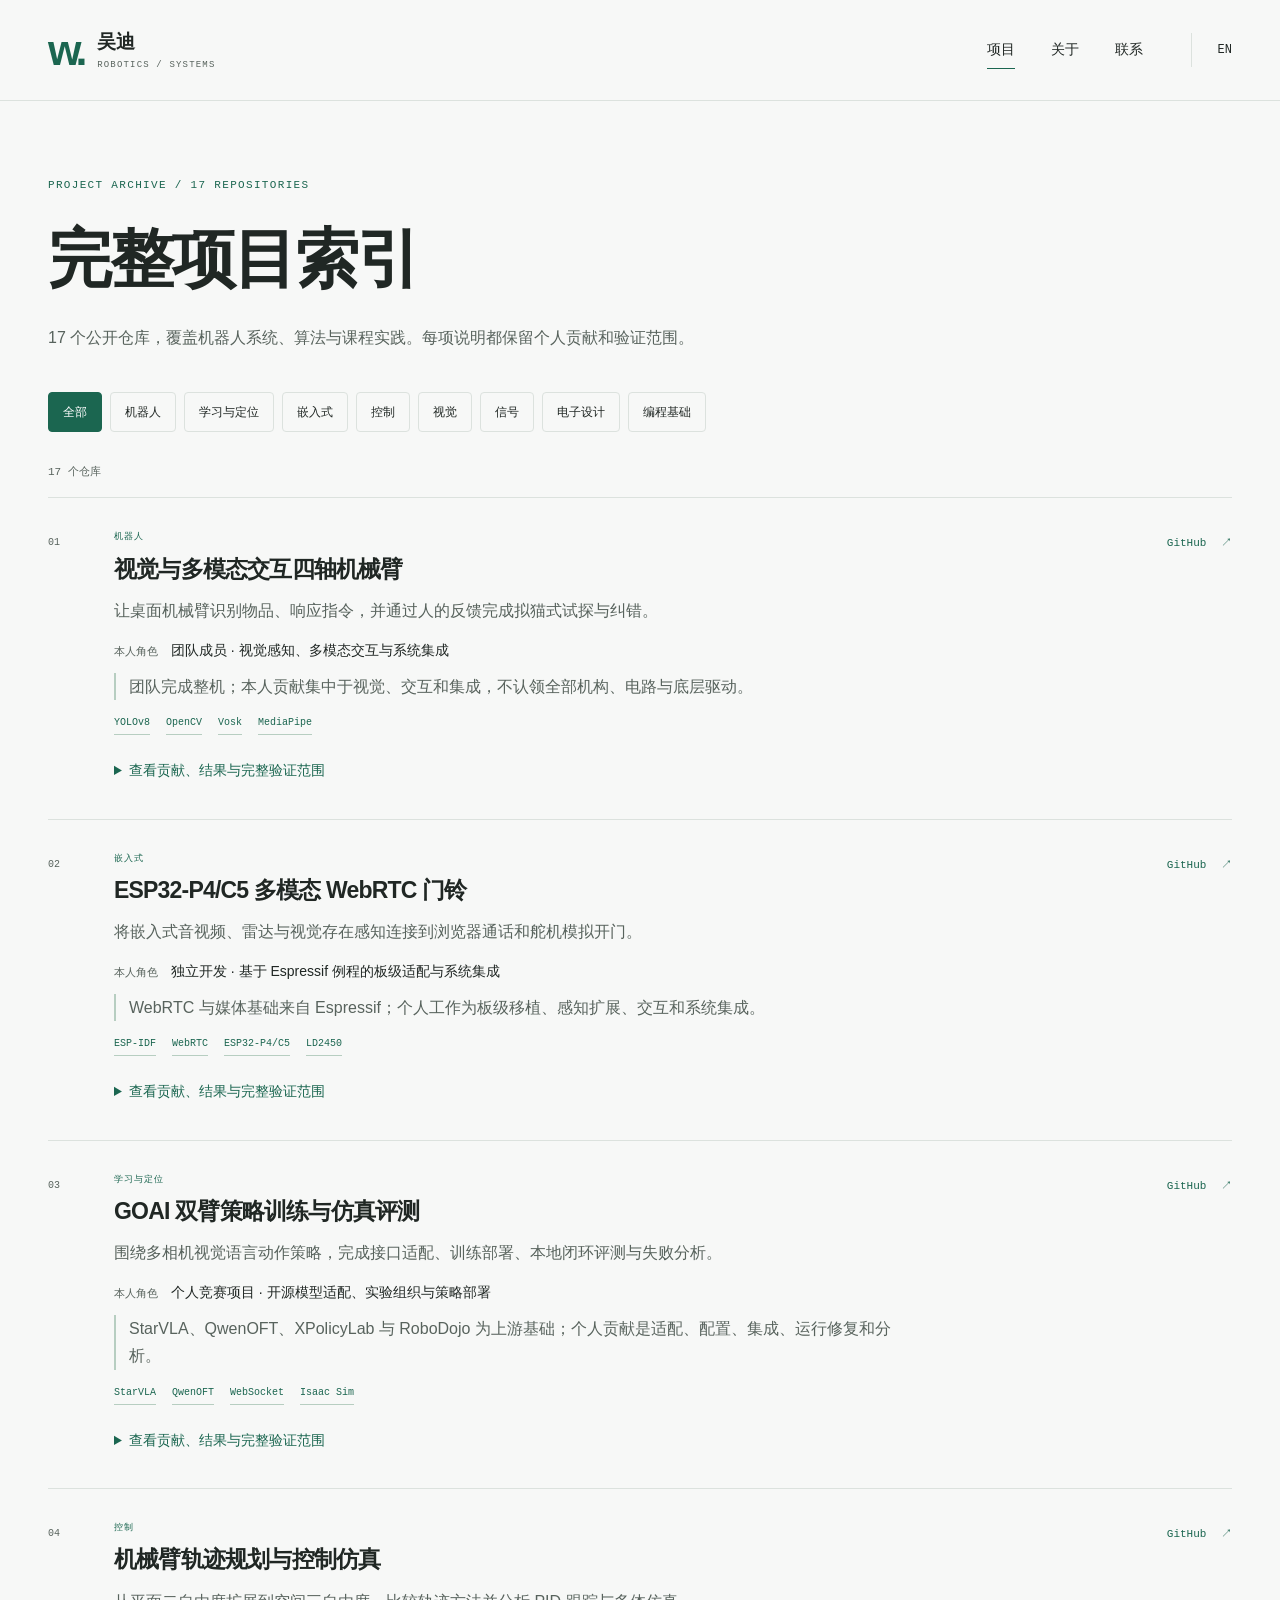
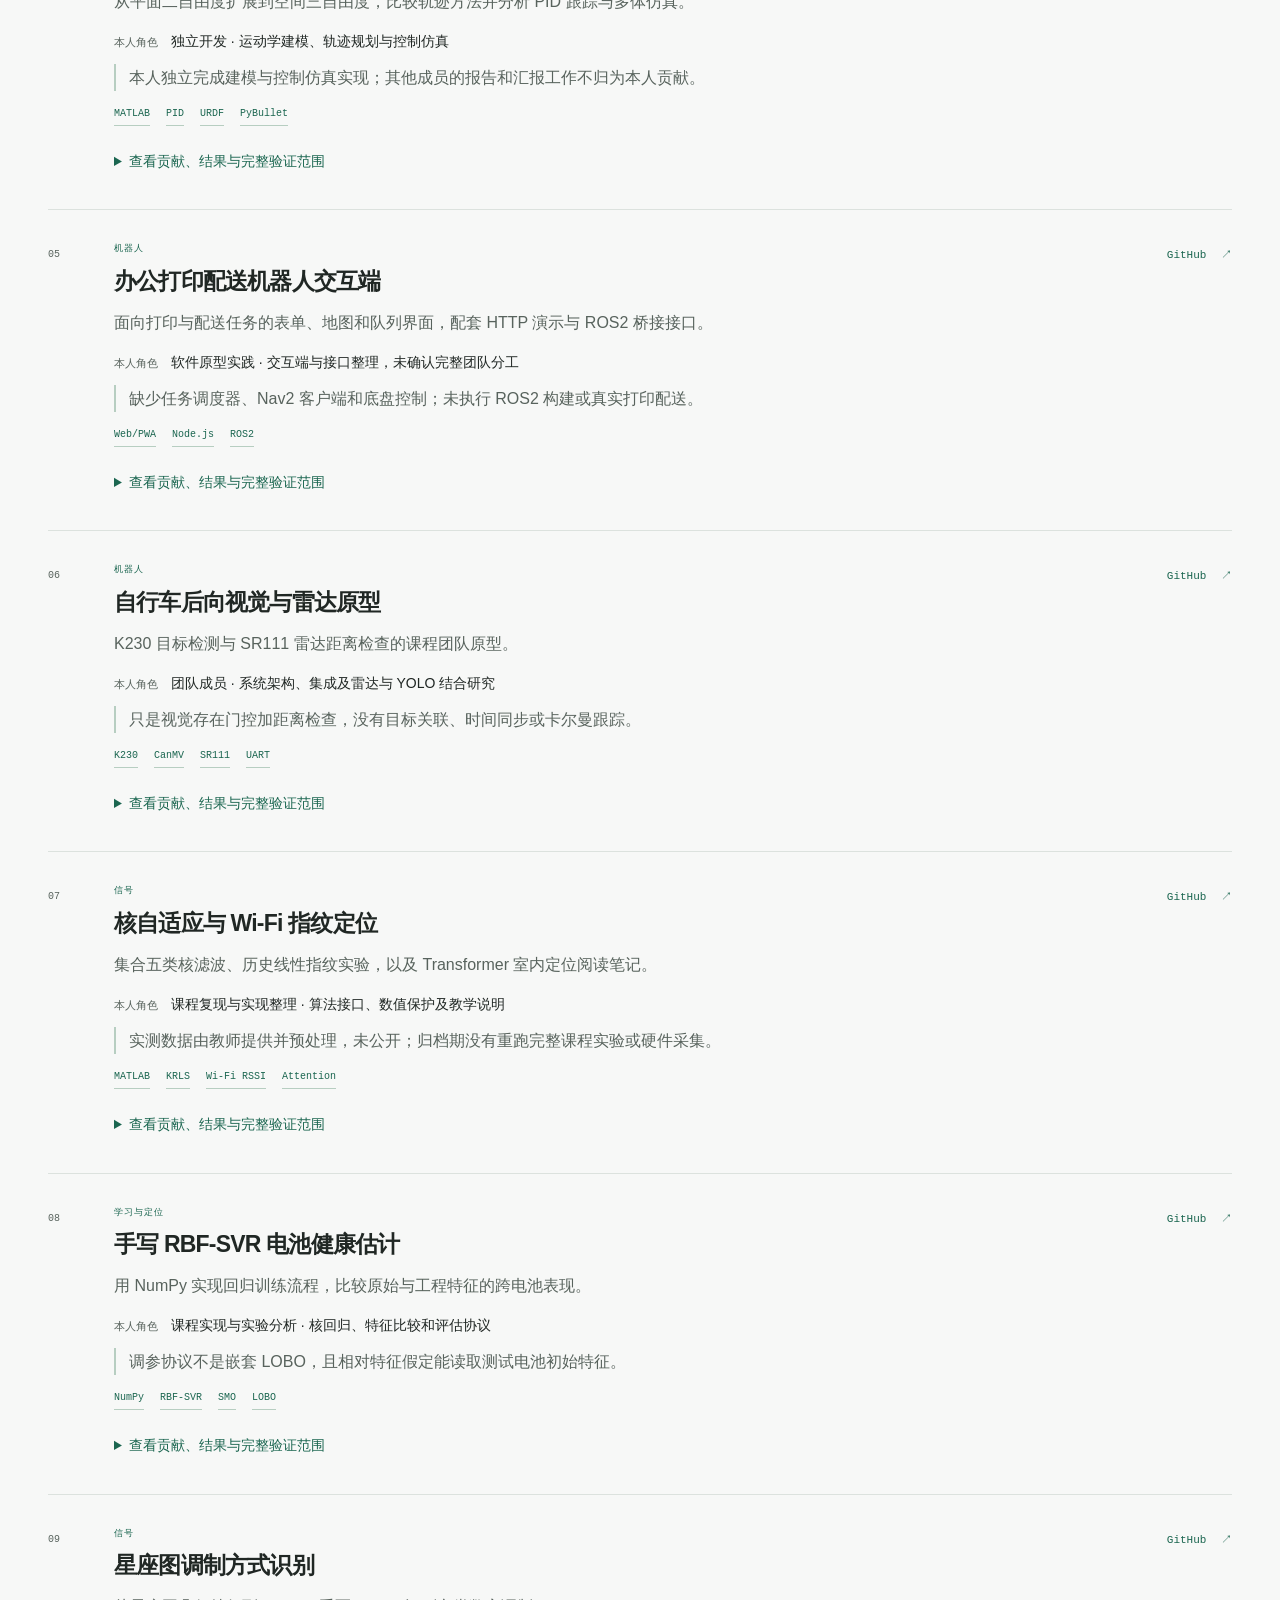
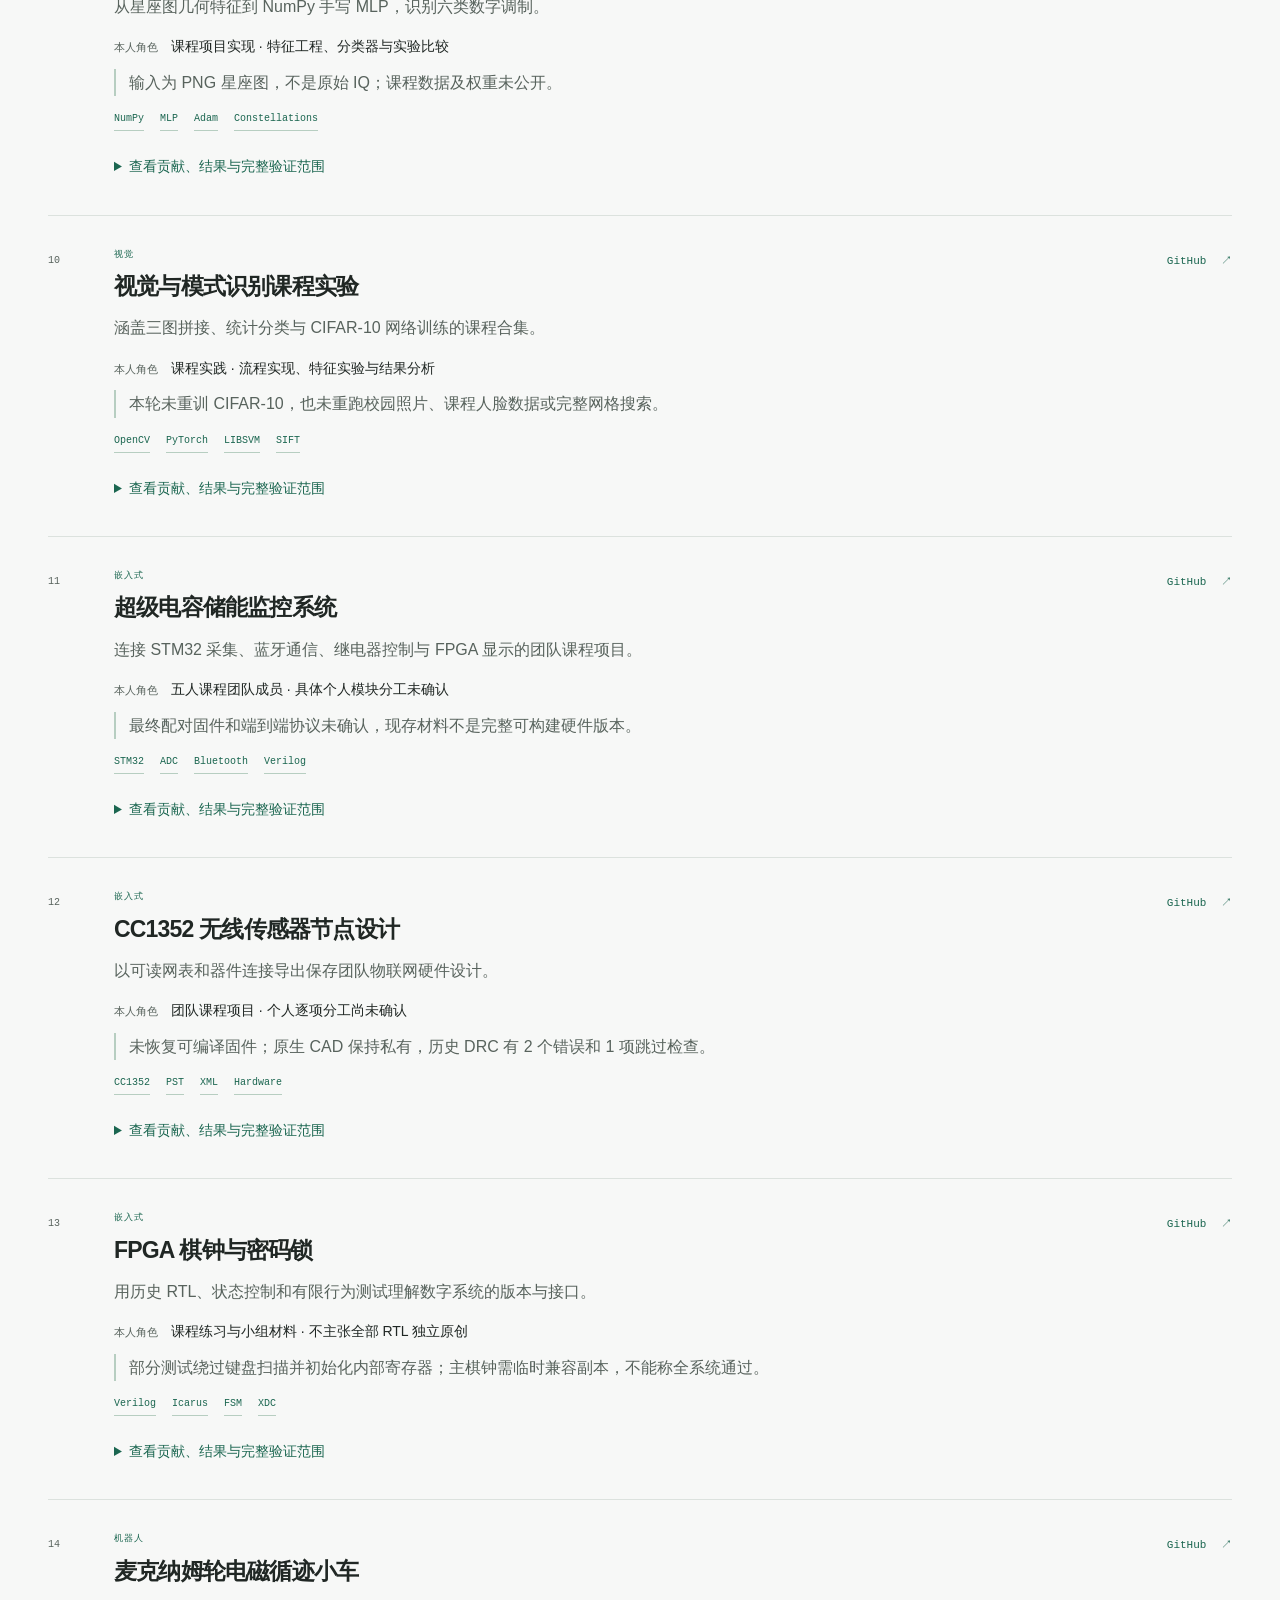
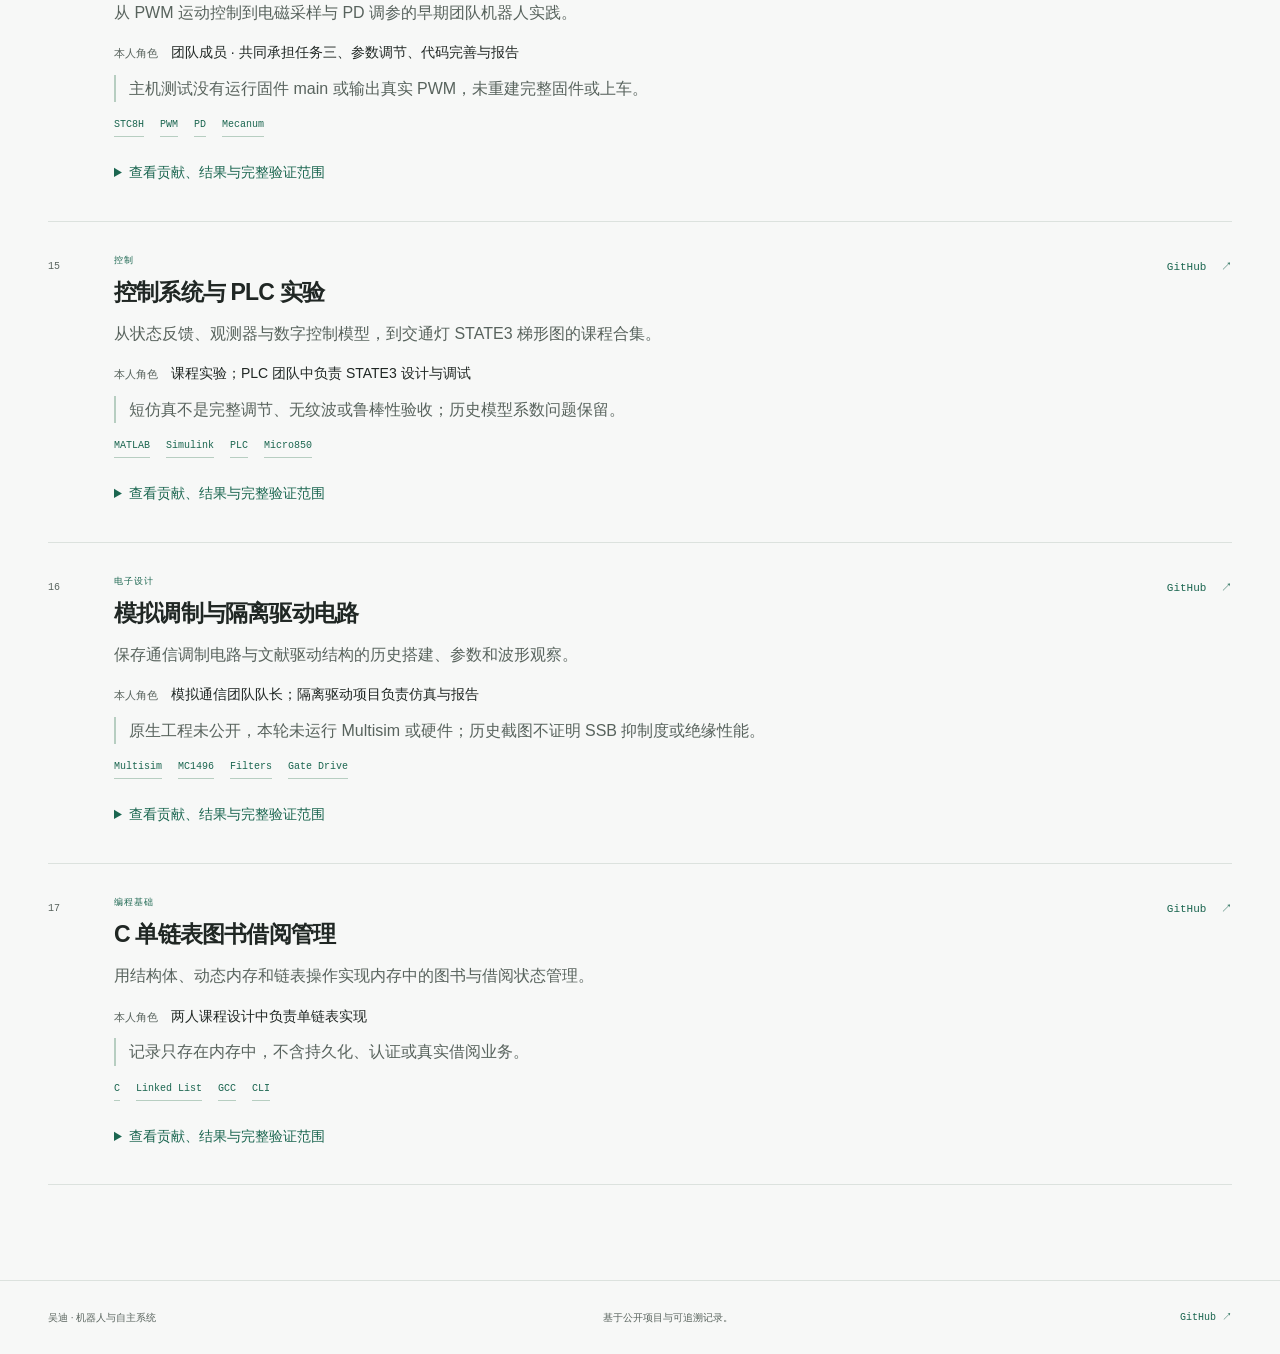
<file: projects/index.html>
<!doctype html>
<html lang="zh-CN"><head><meta charset="utf-8"><meta name="viewport" content="width=device-width, initial-scale=1"><meta name="color-scheme" content="light"><meta name="theme-color" content="#F7F8F7"><title>完整项目索引 | 吴迪</title><meta name="description" content="17 个公开仓库，覆盖机器人系统、算法与课程实践。每项说明都保留个人贡献和验证范围。"><link rel="canonical" href="https://wudi-tech.github.io/projects/"><link rel="alternate" hreflang="zh-CN" href="https://wudi-tech.github.io/projects/"><link rel="alternate" hreflang="en" href="https://wudi-tech.github.io/en/projects/"><link rel="alternate" hreflang="x-default" href="https://wudi-tech.github.io/projects/"><meta property="og:type" content="website"><meta property="og:title" content="完整项目索引 | 吴迪"><meta property="og:description" content="17 个公开仓库，覆盖机器人系统、算法与课程实践。每项说明都保留个人贡献和验证范围。"><meta property="og:url" content="https://wudi-tech.github.io/projects/"><meta property="og:locale" content="zh_CN"><link rel="icon" href="/assets/favicon.svg" type="image/svg+xml"><link rel="stylesheet" href="/assets/site.css"><script defer src="/assets/site.js"></script></head>
<body data-language="zh" data-alternate="/en/projects/"><a class="skip-link" href="#main">跳至正文</a><header class="site-header"><div class="container header-inner">
    <a class="wordmark" href="/" aria-label="吴迪 — 首页"><span class="wordmark-symbol" aria-hidden="true">w.</span><span>吴迪<small>ROBOTICS / SYSTEMS</small></span></a>
    <button class="menu-toggle" aria-expanded="false" aria-controls="site-nav" hidden><span>菜单</span><span class="menu-lines" aria-hidden="true"></span></button>
    <nav id="site-nav" aria-label="主导航"><a href="/projects/" aria-current="page">项目</a><a href="/#about">关于</a><a href="/#contact">联系</a><a class="language-link" href="/en/projects/" lang="en" hreflang="en" data-language="en" aria-label="Switch to English">EN</a></nav>
  </div></header><main id="main" tabindex="-1"><section class="container index-section"><header class="index-header"><p class="eyebrow">PROJECT ARCHIVE / 17 REPOSITORIES</p><h1>完整项目索引</h1><p>17 个公开仓库，覆盖机器人系统、算法与课程实践。每项说明都保留个人贡献和验证范围。</p></header><div class="project-filters" role="group" aria-label="按方向筛选" hidden><button type="button" class="filter-button" data-filter="all" aria-pressed="true">全部</button><button type="button" class="filter-button" data-filter="robotics" aria-pressed="false">机器人</button><button type="button" class="filter-button" data-filter="learning" aria-pressed="false">学习与定位</button><button type="button" class="filter-button" data-filter="embedded" aria-pressed="false">嵌入式</button><button type="button" class="filter-button" data-filter="control" aria-pressed="false">控制</button><button type="button" class="filter-button" data-filter="vision" aria-pressed="false">视觉</button><button type="button" class="filter-button" data-filter="signals" aria-pressed="false">信号</button><button type="button" class="filter-button" data-filter="electronics" aria-pressed="false">电子设计</button><button type="button" class="filter-button" data-filter="fundamentals" aria-pressed="false">编程基础</button></div><p class="index-count" aria-live="polite" aria-atomic="true"><span id="result-count">17</span> 个仓库</p><div class="repository-list"><article class="repository-row" data-category="robotics"><span class="repository-number mono">01</span><div><p class="eyebrow">机器人</p><h2><a href="/projects/four-axis/">视觉与多模态交互四轴机械臂</a></h2><p>让桌面机械臂识别物品、响应指令，并通过人的反馈完成拟猫式试探与纠错。</p><p class="repository-role"><span>本人角色</span> 团队成员 · 视觉感知、多模态交互与系统集成</p><p class="repository-scope">团队完成整机；本人贡献集中于视觉、交互和集成，不认领全部机构、电路与底层驱动。</p><ul class="tags" aria-label="Technologies"><li>YOLOv8</li><li>OpenCV</li><li>Vosk</li><li>MediaPipe</li></ul><details class="archive-details"><summary>查看贡献、结果与完整验证范围</summary><div><h3>我的贡献</h3><ul class="prose-list"><li>训练并部署三类桌面物品的 YOLOv8 检测模型，组织图像采集与目标定位流程。</li><li>使用 OpenCV 完成相机内参标定、畸变校正和工作平面单应映射。</li><li>集成 Vosk 中文语音、键盘输入和 MediaPipe 手部检测，组织随机试探、反馈纠错与奖励动作。</li><li>将检测、坐标转换和交互决策对接团队的机械臂执行接口，串联抓取与放置。</li></ul><h3>已有结果</h3><ul class="prose-list"><li>历史训练 CSV 的最佳验证 mAP@0.5 为 86.21%，衡量目标检测表现。</li><li>历史相机标定重投影 RMS 为 0.704 px；8 点单应拟合 RMS 为 7.145 mm。</li><li>实体项目已完成并上交；公开归档保留应用源码、标定文件与训练记录。</li></ul><h3>验证范围与限制</h3><ul class="prose-list"><li>团队完成整机；本人贡献集中于视觉、交互和集成，不认领全部机构、电路与底层驱动。</li><li>检测与标定指标不等于抓取成功率，尚无固定协议的实物重复性评测。</li><li>归档期只做离线主机检查，未重新训练、推理或驱动实物；权重、数据及厂商 DLL 未随包提供。</li></ul></div></details></div><a class="repo-link" href="https://github.com/wudi-tech/4-axsi-robot" aria-label="GitHub: 视觉与多模态交互四轴机械臂">GitHub <span aria-hidden="true">↗</span></a></article><article class="repository-row" data-category="embedded"><span class="repository-number mono">02</span><div><p class="eyebrow">嵌入式</p><h2><a href="/projects/doorbell/">ESP32-P4/C5 多模态 WebRTC 门铃</a></h2><p>将嵌入式音视频、雷达与视觉存在感知连接到浏览器通话和舵机模拟开门。</p><p class="repository-role"><span>本人角色</span> 独立开发 · 基于 Espressif 例程的板级适配与系统集成</p><p class="repository-scope">WebRTC 与媒体基础来自 Espressif；个人工作为板级移植、感知扩展、交互和系统集成。</p><ul class="tags" aria-label="Technologies"><li>ESP-IDF</li><li>WebRTC</li><li>ESP32-P4/C5</li><li>LD2450</li></ul><details class="archive-details"><summary>查看贡献、结果与完整验证范围</summary><div><h3>我的贡献</h3><ul class="prose-list"><li>在 WT99P4C5-S1 上适配 OV5647 视频、ES8311 双向音频与 ESP32-C5 无线链路。</li><li>接入 LD2450 雷达与视觉存在检测，组织区域判断、事件去抖和重复来电抑制。</li><li>集成 PWM 舵机动作队列、保持与复位，以及中文网页和通话交互。</li><li>调整局域网连接等待与媒体资源释放流程，整理实机日志和亚克力结构加工资料。</li></ul><h3>已有结果</h3><ul class="prose-list"><li>历史日志记录三轮局域网接通约 4、6、4 秒，初版约 30 秒。</li><li>已有浏览器来电、视频、语音和舵机演示材料，以及公开的结构加工附件。</li><li>归档记录包含 14 个门铃检查入口和 17 个结构设计测试通过，均为主机侧检查。</li></ul><h3>验证范围与限制</h3><ul class="prose-list"><li>WebRTC 与媒体基础来自 Espressif；个人工作为板级移植、感知扩展、交互和系统集成。</li><li>可信局域网单浏览器原型，无用户级开门鉴权；空载舵机模拟门锁，没有真实锁体反馈。</li><li>4、6、4 秒仅为历史三轮记录，不外推为公网性能或长期可靠性。</li><li>归档期未重建固件、烧录或重新实机验收；8 kHz 通话与 16 kHz 提示音混音路径仍有兼容问题。</li></ul></div></details></div><a class="repo-link" href="https://github.com/wudi-tech/esp32-p4-c5-webrtc-doorbell" aria-label="GitHub: ESP32-P4/C5 多模态 WebRTC 门铃">GitHub <span aria-hidden="true">↗</span></a></article><article class="repository-row" data-category="learning"><span class="repository-number mono">03</span><div><p class="eyebrow">学习与定位</p><h2><a href="/projects/goai/">GOAI 双臂策略训练与仿真评测</a></h2><p>围绕多相机视觉语言动作策略，完成接口适配、训练部署、本地闭环评测与失败分析。</p><p class="repository-role"><span>本人角色</span> 个人竞赛项目 · 开源模型适配、实验组织与策略部署</p><p class="repository-scope">StarVLA、QwenOFT、XPolicyLab 与 RoboDojo 为上游基础；个人贡献是适配、配置、集成、运行修复和分析。</p><ul class="tags" aria-label="Technologies"><li>StarVLA</li><li>QwenOFT</li><li>WebSocket</li><li>Isaac Sim</li></ul><details class="archive-details"><summary>查看贡献、结果与完整验证范围</summary><div><h3>我的贡献</h3><ul class="prose-list"><li>适配头部与双腕三路图像、语言指令及 14 维机器人状态和动作接口。</li><li>配置动作头微调与后续多任务训练，管理检查点、归一化设置和版本冻结。</li><li>联通策略 WebSocket 服务与多环境仿真执行，整理运行恢复和评测护栏。</li><li>组织两版完整评测、候选检查点筛选及按任务失败分析，保留可追溯结果与视频索引。</li></ul><h3>已有结果</h3><ul class="prose-list"><li>稳定基线为 33/600，20k 微调为 28/600；各覆盖 24 项任务，两版累计 1,200 回合。</li><li>后续 Candidate C 的 60k、80k、100k 检查点共做 45 回合筛选，各为 0/15，没有完成完整 600 回合复评。</li><li>诊断材料覆盖 29 个代表回合和 87 段三相机视频索引。</li></ul><h3>验证范围与限制</h3><ul class="prose-list"><li>StarVLA、QwenOFT、XPolicyLab 与 RoboDojo 为上游基础；个人贡献是适配、配置、集成、运行修复和分析。</li><li>以上均为本地仿真记录，没有确认的官方成绩；20k 总体观测值低于基线，不宣称性能提升。</li><li>45 回合筛选不能与完整 600 回合直接排名，100k 候选没有已证实的性能优势。</li><li>归档期未重跑 GPU 训练或完整仿真；20k 原始回合、完整 ACT 源码及部分历史测试对应实现仍有缺口。</li></ul></div></details></div><a class="repo-link" href="https://github.com/wudi-tech/goai-starvla-qwenoft-embodied-future" aria-label="GitHub: GOAI 双臂策略训练与仿真评测">GitHub <span aria-hidden="true">↗</span></a></article><article class="repository-row" data-category="control"><span class="repository-number mono">04</span><div><p class="eyebrow">控制</p><h2><a href="/projects/trajectory/">机械臂轨迹规划与控制仿真</a></h2><p>从平面二自由度扩展到空间三自由度，比较轨迹方法并分析 PID 跟踪与多体仿真。</p><p class="repository-role"><span>本人角色</span> 独立开发 · 运动学建模、轨迹规划与控制仿真</p><p class="repository-scope">本人独立完成建模与控制仿真实现；其他成员的报告和汇报工作不归为本人贡献。</p><ul class="tags" aria-label="Technologies"><li>MATLAB</li><li>PID</li><li>URDF</li><li>PyBullet</li></ul><details class="archive-details"><summary>查看贡献、结果与完整验证范围</summary><div><h3>我的贡献</h3><ul class="prose-list"><li>建立二自由度平面及三自由度空间机械臂，完成正逆运动学与工作空间分析。</li><li>实现三次、五次多项式、梯形速度与笛卡尔直线轨迹，组织统一条件下的规划比较。</li><li>实现简化关节动力学的 PID 跟踪，分析末端误差、峰值误差及控制力矩。</li><li>搭建 URDF 与 PyBullet 可视化及三自由度重力补偿力矩控制，核对几何坐标一致性。</li></ul><h3>已有结果</h3><ul class="prose-list"><li>保留四组轨迹的 MATLAB 图表、CSV 与分析，形成规划到控制的完整仿真链路。</li><li>归档期 MATLAB R2022a 平面与空间数值检查通过；两项 Python 源码连接检查通过。</li><li>区分二自由度运动学回放与三自由度重力动力学控制，避免混用两种验证结果。</li></ul><h3>验证范围与限制</h3><ul class="prose-list"><li>本人独立完成建模与控制仿真实现；其他成员的报告和汇报工作不归为本人贡献。</li><li>全部控制结果为仿真，只控制末端位置；没有实体机械臂、夹爪或物体接触实验。</li><li>MATLAB 使用独立关节简化模型；PyBullet 的动力学、参数和控制增益不同，指标不能直接互换。</li><li>归档期未重新执行完整 PyBullet 重力仿真；Python 连接检查不是仿真运行验收。</li></ul></div></details></div><a class="repo-link" href="https://github.com/wudi-tech/robot-arm-trajectory-control" aria-label="GitHub: 机械臂轨迹规划与控制仿真">GitHub <span aria-hidden="true">↗</span></a></article><article class="repository-row" data-category="robotics"><span class="repository-number mono">05</span><div><p class="eyebrow">机器人</p><h2><a href="https://github.com/wudi-tech/office-print-robot-console">办公打印配送机器人交互端</a></h2><p>面向打印与配送任务的表单、地图和队列界面，配套 HTTP 演示与 ROS2 桥接接口。</p><p class="repository-role"><span>本人角色</span> 软件原型实践 · 交互端与接口整理，未确认完整团队分工</p><p class="repository-scope">缺少任务调度器、Nav2 客户端和底盘控制；未执行 ROS2 构建或真实打印配送。</p><ul class="tags" aria-label="Technologies"><li>Web/PWA</li><li>Node.js</li><li>ROS2</li></ul><details class="archive-details"><summary>查看贡献、结果与完整验证范围</summary><div><h3>我的贡献</h3><ul class="prose-list"><li>整理 Web/PWA 任务提交、状态展示和取消流程，以及 HTTP/ROS2 数据契约。</li><li>保留上传桥接与 USB 打印后端示例，明确桥接可达、任务提交和物理完成的区别。</li></ul><h3>已有结果</h3><ul class="prose-list"><li>本地 Node HTTP/API 与离线应用逻辑共 4 组检查通过。</li><li>形成可本地演示的界面与接口原型。</li></ul><h3>验证范围与限制</h3><ul class="prose-list"><li>缺少任务调度器、Nav2 客户端和底盘控制；未执行 ROS2 构建或真实打印配送。</li><li>界面地图为示意；打印后端完成只代表提交或字节发送，不证明出纸、到达或交付。</li></ul></div></details></div><a class="repo-link" href="https://github.com/wudi-tech/office-print-robot-console" aria-label="GitHub: 办公打印配送机器人交互端">GitHub <span aria-hidden="true">↗</span></a></article><article class="repository-row" data-category="robotics"><span class="repository-number mono">06</span><div><p class="eyebrow">机器人</p><h2><a href="https://github.com/wudi-tech/cycling-vision-radar">自行车后向视觉与雷达原型</a></h2><p>K230 目标检测与 SR111 雷达距离检查的课程团队原型。</p><p class="repository-role"><span>本人角色</span> 团队成员 · 系统架构、集成及雷达与 YOLO 结合研究</p><p class="repository-scope">只是视觉存在门控加距离检查，没有目标关联、时间同步或卡尔曼跟踪。</p><ul class="tags" aria-label="Technologies"><li>K230</li><li>CanMV</li><li>SR111</li><li>UART</li></ul><details class="archive-details"><summary>查看贡献、结果与完整验证范围</summary><div><h3>我的贡献</h3><ul class="prose-list"><li>承担系统架构与集成，研究视觉检测触发雷达检查的应用流程。</li><li>按团队边界保留视觉、解析和配置快照，不认领队友的雷达通信或模型训练工作。</li></ul><h3>已有结果</h3><ul class="prose-list"><li>公开了应用、雷达解析、视觉接口与部署配置。</li><li>主机合成探针复现 5 项历史雷达解析问题。</li></ul><h3>验证范围与限制</h3><ul class="prose-list"><li>只是视觉存在门控加距离检查，没有目标关联、时间同步或卡尔曼跟踪。</li><li>解析缺陷保留；未重训、上板或路测，不提供道路安全、精度或延迟保证。</li></ul></div></details></div><a class="repo-link" href="https://github.com/wudi-tech/cycling-vision-radar" aria-label="GitHub: 自行车后向视觉与雷达原型">GitHub <span aria-hidden="true">↗</span></a></article><article class="repository-row" data-category="signals"><span class="repository-number mono">07</span><div><p class="eyebrow">信号</p><h2><a href="https://github.com/wudi-tech/kernel-adaptive-localization">核自适应与 Wi-Fi 指纹定位</a></h2><p>集合五类核滤波、历史线性指纹实验，以及 Transformer 室内定位阅读笔记。</p><p class="repository-role"><span>本人角色</span> 课程复现与实现整理 · 算法接口、数值保护及教学说明</p><p class="repository-scope">实测数据由教师提供并预处理，未公开；归档期没有重跑完整课程实验或硬件采集。</p><ul class="tags" aria-label="Technologies"><li>MATLAB</li><li>KRLS</li><li>Wi-Fi RSSI</li><li>Attention</li></ul><details class="archive-details"><summary>查看贡献、结果与完整验证范围</summary><div><h3>我的贡献</h3><ul class="prose-list"><li>整理五类核滤波的统一类接口与坐标实验，保留独立的 70/20 和 40/16 两套数据协议。</li><li>增加便携 CSV 入口、微型合成检查，并整理 Attention 与 AaT 阅读说明。</li></ul><h3>已有结果</h3><ul class="prose-list"><li>MATLAB 五类核滤波及 Wi-Fi 组件的微型合成检查通过。</li><li>形成算法、数据契约与 Transformer 阅读资料的统一入口。</li></ul><h3>验证范围与限制</h3><ul class="prose-list"><li>实测数据由教师提供并预处理，未公开；归档期没有重跑完整课程实验或硬件采集。</li><li>标准算法为教学复现，Transformer 部分为阅读说明；历史曲线不构成跨场景精度或算法排名。</li></ul></div></details></div><a class="repo-link" href="https://github.com/wudi-tech/kernel-adaptive-localization" aria-label="GitHub: 核自适应与 Wi-Fi 指纹定位">GitHub <span aria-hidden="true">↗</span></a></article><article class="repository-row" data-category="learning"><span class="repository-number mono">08</span><div><p class="eyebrow">学习与定位</p><h2><a href="https://github.com/wudi-tech/battery-soh-svr">手写 RBF-SVR 电池健康估计</a></h2><p>用 NumPy 实现回归训练流程，比较原始与工程特征的跨电池表现。</p><p class="repository-role"><span>本人角色</span> 课程实现与实验分析 · 核回归、特征比较和评估协议</p><p class="repository-scope">调参协议不是嵌套 LOBO，且相对特征假定能读取测试电池初始特征。</p><ul class="tags" aria-label="Technologies"><li>NumPy</li><li>RBF-SVR</li><li>SMO</li><li>LOBO</li></ul><details class="archive-details"><summary>查看贡献、结果与完整验证范围</summary><div><h3>我的贡献</h3><ul class="prose-list"><li>实现 RBF 核、SMO 风格 SVR 优化、预测及指标计算。</li><li>组织随机划分与留一电池评估，分析相对特征和标称容量的作用。</li></ul><h3>已有结果</h3><ul class="prose-list"><li>历史宏平均 LOBO R²：原始特征 0.5239，调参工程特征 0.4363，未见整体改善。</li><li>归档期完成小规模合成回归与输出检查，未重跑完整实验。</li></ul><h3>验证范围与限制</h3><ul class="prose-list"><li>调参协议不是嵌套 LOBO，且相对特征假定能读取测试电池初始特征。</li><li>简化优化器未获最优性认证；数据和预处理来源仍有限制，不主张新 SVR 算法。</li></ul></div></details></div><a class="repo-link" href="https://github.com/wudi-tech/battery-soh-svr" aria-label="GitHub: 手写 RBF-SVR 电池健康估计">GitHub <span aria-hidden="true">↗</span></a></article><article class="repository-row" data-category="signals"><span class="repository-number mono">09</span><div><p class="eyebrow">信号</p><h2><a href="https://github.com/wudi-tech/modulation-recognition-from-scratch">星座图调制方式识别</a></h2><p>从星座图几何特征到 NumPy 手写 MLP，识别六类数字调制。</p><p class="repository-role"><span>本人角色</span> 课程项目实现 · 特征工程、分类器与实验比较</p><p class="repository-scope">输入为 PNG 星座图，不是原始 IQ；课程数据及权重未公开。</p><ul class="tags" aria-label="Technologies"><li>NumPy</li><li>MLP</li><li>Adam</li><li>Constellations</li></ul><details class="archive-details"><summary>查看贡献、结果与完整验证范围</summary><div><h3>我的贡献</h3><ul class="prose-list"><li>组织离群点过滤、PCA 对齐、尺度归一化及 338 维特征提取。</li><li>实现 MLP 前后向、交叉熵与 Adam，并保留 CNN、Softmax 等探索记录。</li></ul><h3>已有结果</h3><ul class="prose-list"><li>历史记录为 381/420，即 90.71%；该准确率本轮没有新复现。</li><li>120 张合成图的小型训练、参数更新和输出重载检查通过。</li></ul><h3>验证范围与限制</h3><ul class="prose-list"><li>输入为 PNG 星座图，不是原始 IQ；课程数据及权重未公开。</li><li>特征选择参考过测试表现，各对照预算不同；不能作为独立盲测或严格算法排名。</li></ul></div></details></div><a class="repo-link" href="https://github.com/wudi-tech/modulation-recognition-from-scratch" aria-label="GitHub: 星座图调制方式识别">GitHub <span aria-hidden="true">↗</span></a></article><article class="repository-row" data-category="vision"><span class="repository-number mono">10</span><div><p class="eyebrow">视觉</p><h2><a href="https://github.com/wudi-tech/vision-pattern-recognition-labs">视觉与模式识别课程实验</a></h2><p>涵盖三图拼接、统计分类与 CIFAR-10 网络训练的课程合集。</p><p class="repository-role"><span>本人角色</span> 课程实践 · 流程实现、特征实验与结果分析</p><p class="repository-scope">本轮未重训 CIFAR-10，也未重跑校园照片、课程人脸数据或完整网格搜索。</p><ul class="tags" aria-label="Technologies"><li>OpenCV</li><li>PyTorch</li><li>LIBSVM</li><li>SIFT</li></ul><details class="archive-details"><summary>查看贡献、结果与完整验证范围</summary><div><h3>我的贡献</h3><ul class="prose-list"><li>组织 SIFT/FLANN/RANSAC 拼接与羽化融合，以及贝叶斯、密度估计和 SVM 特征实验。</li><li>整合 ResNet/VGG 训练入口、层尺寸、分类指标与混淆矩阵输出。</li></ul><h3>已有结果</h3><ul class="prose-list"><li>合成纹理三图拼接、小规模统计分类和 LIBSVM 检查通过。</li><li>ResNet/VGG 完成随机张量的 CPU 单批训练与梯度检查。</li></ul><h3>验证范围与限制</h3><ul class="prose-list"><li>本轮未重训 CIFAR-10，也未重跑校园照片、课程人脸数据或完整网格搜索。</li><li>基础算法与求解器来自 OpenCV、PyTorch 和 LIBSVM；历史选模与缩放协议存在局限。</li></ul></div></details></div><a class="repo-link" href="https://github.com/wudi-tech/vision-pattern-recognition-labs" aria-label="GitHub: 视觉与模式识别课程实验">GitHub <span aria-hidden="true">↗</span></a></article><article class="repository-row" data-category="embedded"><span class="repository-number mono">11</span><div><p class="eyebrow">嵌入式</p><h2><a href="https://github.com/wudi-tech/supercapacitor-energy-monitor">超级电容储能监控系统</a></h2><p>连接 STM32 采集、蓝牙通信、继电器控制与 FPGA 显示的团队课程项目。</p><p class="repository-role"><span>本人角色</span> 五人课程团队成员 · 具体个人模块分工未确认</p><p class="repository-scope">最终配对固件和端到端协议未确认，现存材料不是完整可构建硬件版本。</p><ul class="tags" aria-label="Technologies"><li>STM32</li><li>ADC</li><li>Bluetooth</li><li>Verilog</li></ul><details class="archive-details"><summary>查看贡献、结果与完整验证范围</summary><div><h3>我的贡献</h3><ul class="prose-list"><li>参与储能监控课程项目；现存资料支持团队成员身份，未据此认领全部系统实现。</li><li>公开团队应用逻辑、配置及两个独立 FPGA 快照，保留版本差异。</li></ul><h3>已有结果</h3><ul class="prose-list"><li>保留 STM32 应用与两个 FPGA RTL/约束快照。</li><li>两套 FPGA 快照分别通过 Icarus 编译；未做行为仿真。</li></ul><h3>验证范围与限制</h3><ul class="prose-list"><li>最终配对固件和端到端协议未确认，现存材料不是完整可构建硬件版本。</li><li>未构建 MCU、综合 FPGA 或新上板；充电功率、时长和响应数字属于设计要求，非实测成绩。</li></ul></div></details></div><a class="repo-link" href="https://github.com/wudi-tech/supercapacitor-energy-monitor" aria-label="GitHub: 超级电容储能监控系统">GitHub <span aria-hidden="true">↗</span></a></article><article class="repository-row" data-category="embedded"><span class="repository-number mono">12</span><div><p class="eyebrow">嵌入式</p><h2><a href="https://github.com/wudi-tech/cc1352-wireless-sensor-node">CC1352 无线传感器节点设计</a></h2><p>以可读网表和器件连接导出保存团队物联网硬件设计。</p><p class="repository-role"><span>本人角色</span> 团队课程项目 · 个人逐项分工尚未确认</p><p class="repository-scope">未恢复可编译固件；原生 CAD 保持私有，历史 DRC 有 2 个错误和 1 项跳过检查。</p><ul class="tags" aria-label="Technologies"><li>CC1352</li><li>PST</li><li>XML</li><li>Hardware</li></ul><details class="archive-details"><summary>查看贡献、结果与完整验证范围</summary><div><h3>我的贡献</h3><ul class="prose-list"><li>以团队成果边界整理主控、电源、射频和扩展接口的设计导出。</li><li>对照 PST、XML 与器件表，提供可运行的连接一致性检查。</li></ul><h3>已有结果</h3><ul class="prose-list"><li>公开设计包含 55 个器件、62 个电气网络和 220 个已连接引脚。</li><li>主机结构核对及篡改负例检测通过。</li></ul><h3>验证范围与限制</h3><ul class="prose-list"><li>未恢复可编译固件；原生 CAD 保持私有，历史 DRC 有 2 个错误和 1 项跳过检查。</li><li>主机一致性检查不是当前 ERC/DRC、射频、电气或板级验收。</li></ul></div></details></div><a class="repo-link" href="https://github.com/wudi-tech/cc1352-wireless-sensor-node" aria-label="GitHub: CC1352 无线传感器节点设计">GitHub <span aria-hidden="true">↗</span></a></article><article class="repository-row" data-category="embedded"><span class="repository-number mono">13</span><div><p class="eyebrow">嵌入式</p><h2><a href="https://github.com/wudi-tech/fpga-digital-design-labs">FPGA 棋钟与密码锁</a></h2><p>用历史 RTL、状态控制和有限行为测试理解数字系统的版本与接口。</p><p class="repository-role"><span>本人角色</span> 课程练习与小组材料 · 不主张全部 RTL 独立原创</p><p class="repository-scope">部分测试绕过键盘扫描并初始化内部寄存器；主棋钟需临时兼容副本，不能称全系统通过。</p><ul class="tags" aria-label="Technologies"><li>Verilog</li><li>Icarus</li><li>FSM</li><li>XDC</li></ul><details class="archive-details"><summary>查看贡献、结果与完整验证范围</summary><div><h3>我的贡献</h3><ul class="prose-list"><li>整理双人计时、键盘、显示及密码控制的多版本源码和约束。</li><li>增加独立版本编译、控制器短仿真与已知缺陷复现，保留原始 RTL。</li></ul><h3>已有结果</h3><ul class="prose-list"><li>完成版本级 Icarus 编译核对与有限计时、控制器行为检查。</li><li>二进制密码版本覆盖 128 种输入；原样编译失败和 X 启动等问题明确保留。</li></ul><h3>验证范围与限制</h3><ul class="prose-list"><li>部分测试绕过键盘扫描并初始化内部寄存器；主棋钟需临时兼容副本，不能称全系统通过。</li><li>没有完整键盘显示链、Vivado 时序收敛或板级验收，原始引脚约束仍需核对。</li></ul></div></details></div><a class="repo-link" href="https://github.com/wudi-tech/fpga-digital-design-labs" aria-label="GitHub: FPGA 棋钟与密码锁">GitHub <span aria-hidden="true">↗</span></a></article><article class="repository-row" data-category="robotics"><span class="repository-number mono">14</span><div><p class="eyebrow">机器人</p><h2><a href="https://github.com/wudi-tech/embedded-robotics-labs">麦克纳姆轮电磁循迹小车</a></h2><p>从 PWM 运动控制到电磁采样与 PD 调参的早期团队机器人实践。</p><p class="repository-role"><span>本人角色</span> 团队成员 · 共同承担任务三、参数调节、代码完善与报告</p><p class="repository-scope">主机测试没有运行固件 main 或输出真实 PWM，未重建完整固件或上车。</p><ul class="tags" aria-label="Technologies"><li>STC8H</li><li>PWM</li><li>PD</li><li>Mecanum</li></ul><details class="archive-details"><summary>查看贡献、结果与完整验证范围</summary><div><h3>我的贡献</h3><ul class="prose-list"><li>共同负责 PWM 电机驱动与麦克纳姆轮运动控制。</li><li>参与参数调节、代码完善及报告；采样与完整循迹算法保留团队归属。</li></ul><h3>已有结果</h3><ul class="prose-list"><li>保留三个原始应用源码文件和接口说明。</li><li>主机 API stub 检查通过 285 个断言，并复现超出校准上限时的循环问题。</li></ul><h3>验证范围与限制</h3><ul class="prose-list"><li>主机测试没有运行固件 main 或输出真实 PWM，未重建完整固件或上车。</li><li>历史比赛和调试叙述未逐项对应当前快照，不作为本轮性能实测。</li></ul></div></details></div><a class="repo-link" href="https://github.com/wudi-tech/embedded-robotics-labs" aria-label="GitHub: 麦克纳姆轮电磁循迹小车">GitHub <span aria-hidden="true">↗</span></a></article><article class="repository-row" data-category="control"><span class="repository-number mono">15</span><div><p class="eyebrow">控制</p><h2><a href="https://github.com/wudi-tech/control-systems-labs">控制系统与 PLC 实验</a></h2><p>从状态反馈、观测器与数字控制模型，到交通灯 STATE3 梯形图的课程合集。</p><p class="repository-role"><span>本人角色</span> 课程实验；PLC 团队中负责 STATE3 设计与调试</p><p class="repository-scope">短仿真不是完整调节、无纹波或鲁棒性验收；历史模型系数问题保留。</p><ul class="tags" aria-label="Technologies"><li>MATLAB</li><li>Simulink</li><li>PLC</li><li>Micro850</li></ul><details class="archive-details"><summary>查看贡献、结果与完整验证范围</summary><div><h3>我的贡献</h3><ul class="prose-list"><li>整理状态反馈、观测器、数字 PID 和最少拍控制的脚本与模型。</li><li>保留本人负责的东西直行 STATE3 八级梯形图与 I/O 核对，完整状态机属于团队。</li></ul><h3>已有结果</h3><ul class="prose-list"><li>MATLAB 数值核对通过，三个原 Simulink 模型各执行到 0.6 秒。</li><li>STATE3 图像、转录与定时参数的归档一致性检查通过。</li></ul><h3>验证范围与限制</h3><ul class="prose-list"><li>短仿真不是完整调节、无纹波或鲁棒性验收；历史模型系数问题保留。</li><li>没有原生 PLC 工程或新编译、下载及实机测试；STATE3 不证明完整互锁、黄灯或安全停止。</li></ul></div></details></div><a class="repo-link" href="https://github.com/wudi-tech/control-systems-labs" aria-label="GitHub: 控制系统与 PLC 实验">GitHub <span aria-hidden="true">↗</span></a></article><article class="repository-row" data-category="electronics"><span class="repository-number mono">16</span><div><p class="eyebrow">电子设计</p><h2><a href="https://github.com/wudi-tech/electronics-design-labs">模拟调制与隔离驱动电路</a></h2><p>保存通信调制电路与文献驱动结构的历史搭建、参数和波形观察。</p><p class="repository-role"><span>本人角色</span> 模拟通信团队队长；隔离驱动项目负责仿真与报告</p><p class="repository-scope">原生工程未公开，本轮未运行 Multisim 或硬件；历史截图不证明 SSB 抑制度或绝缘性能。</p><ul class="tags" aria-label="Technologies"><li>Multisim</li><li>MC1496</li><li>Filters</li><li>Gate Drive</li></ul><details class="archive-details"><summary>查看贡献、结果与完整验证范围</summary><div><h3>我的贡献</h3><ul class="prose-list"><li>参与文氏桥、MC1496 调制与滤波团队设计；逐模块个人分工未确认。</li><li>在隔离驱动课程项目中依据文献搭建近似 Multisim 电路，完成仿真与报告。</li></ul><h3>已有结果</h3><ul class="prose-list"><li>公开原始电路截图、参数表和历史波形记录。</li><li>参数、图像与文件一致性检查通过；未重新求解电路。</li></ul><h3>验证范围与限制</h3><ul class="prose-list"><li>原生工程未公开，本轮未运行 Multisim 或硬件；历史截图不证明 SSB 抑制度或绝缘性能。</li><li>驱动截图未证实使用 SiC 模型，脉冲标称仅 10 Hz；不能报告高频性能或同步延时。</li></ul></div></details></div><a class="repo-link" href="https://github.com/wudi-tech/electronics-design-labs" aria-label="GitHub: 模拟调制与隔离驱动电路">GitHub <span aria-hidden="true">↗</span></a></article><article class="repository-row" data-category="fundamentals"><span class="repository-number mono">17</span><div><p class="eyebrow">编程基础</p><h2><a href="https://github.com/wudi-tech/c-data-structures-labs">C 单链表图书借阅管理</a></h2><p>用结构体、动态内存和链表操作实现内存中的图书与借阅状态管理。</p><p class="repository-role"><span>本人角色</span> 两人课程设计中负责单链表实现</p><p class="repository-scope">记录只存在内存中，不含持久化、认证或真实借阅业务。</p><ul class="tags" aria-label="Technologies"><li>C</li><li>Linked List</li><li>GCC</li><li>CLI</li></ul><details class="archive-details"><summary>查看贡献、结果与完整验证范围</summary><div><h3>我的贡献</h3><ul class="prose-list"><li>实现浏览、头插新增、按索引删除及借阅状态查询与修改。</li><li>保留原始源码，补充脚本化功能检查和隔离缺陷复现。</li></ul><h3>已有结果</h3><ul class="prose-list"><li>原字节源码通过 GCC 编译，7 个功能场景运行通过。</li><li>实际复现 8 项历史错误行为，明确区分正常功能与缺陷证据。</li></ul><h3>验证范围与限制</h3><ul class="prose-list"><li>记录只存在内存中，不含持久化、认证或真实借阅业务。</li><li>非正索引、EOF、非数字和超长输入仍有缺陷；历史实现未作为生产系统修复。</li></ul></div></details></div><a class="repo-link" href="https://github.com/wudi-tech/c-data-structures-labs" aria-label="GitHub: C 单链表图书借阅管理">GitHub <span aria-hidden="true">↗</span></a></article></div><p id="no-results" hidden>当前分类没有项目。</p></section></main><footer class="site-footer"><div class="container footer-inner"><span>吴迪 · 机器人与自主系统</span><span>基于公开项目与可追溯记录。</span><a href="https://github.com/wudi-tech">GitHub <span aria-hidden="true">↗</span></a></div></footer></body></html>
</file>
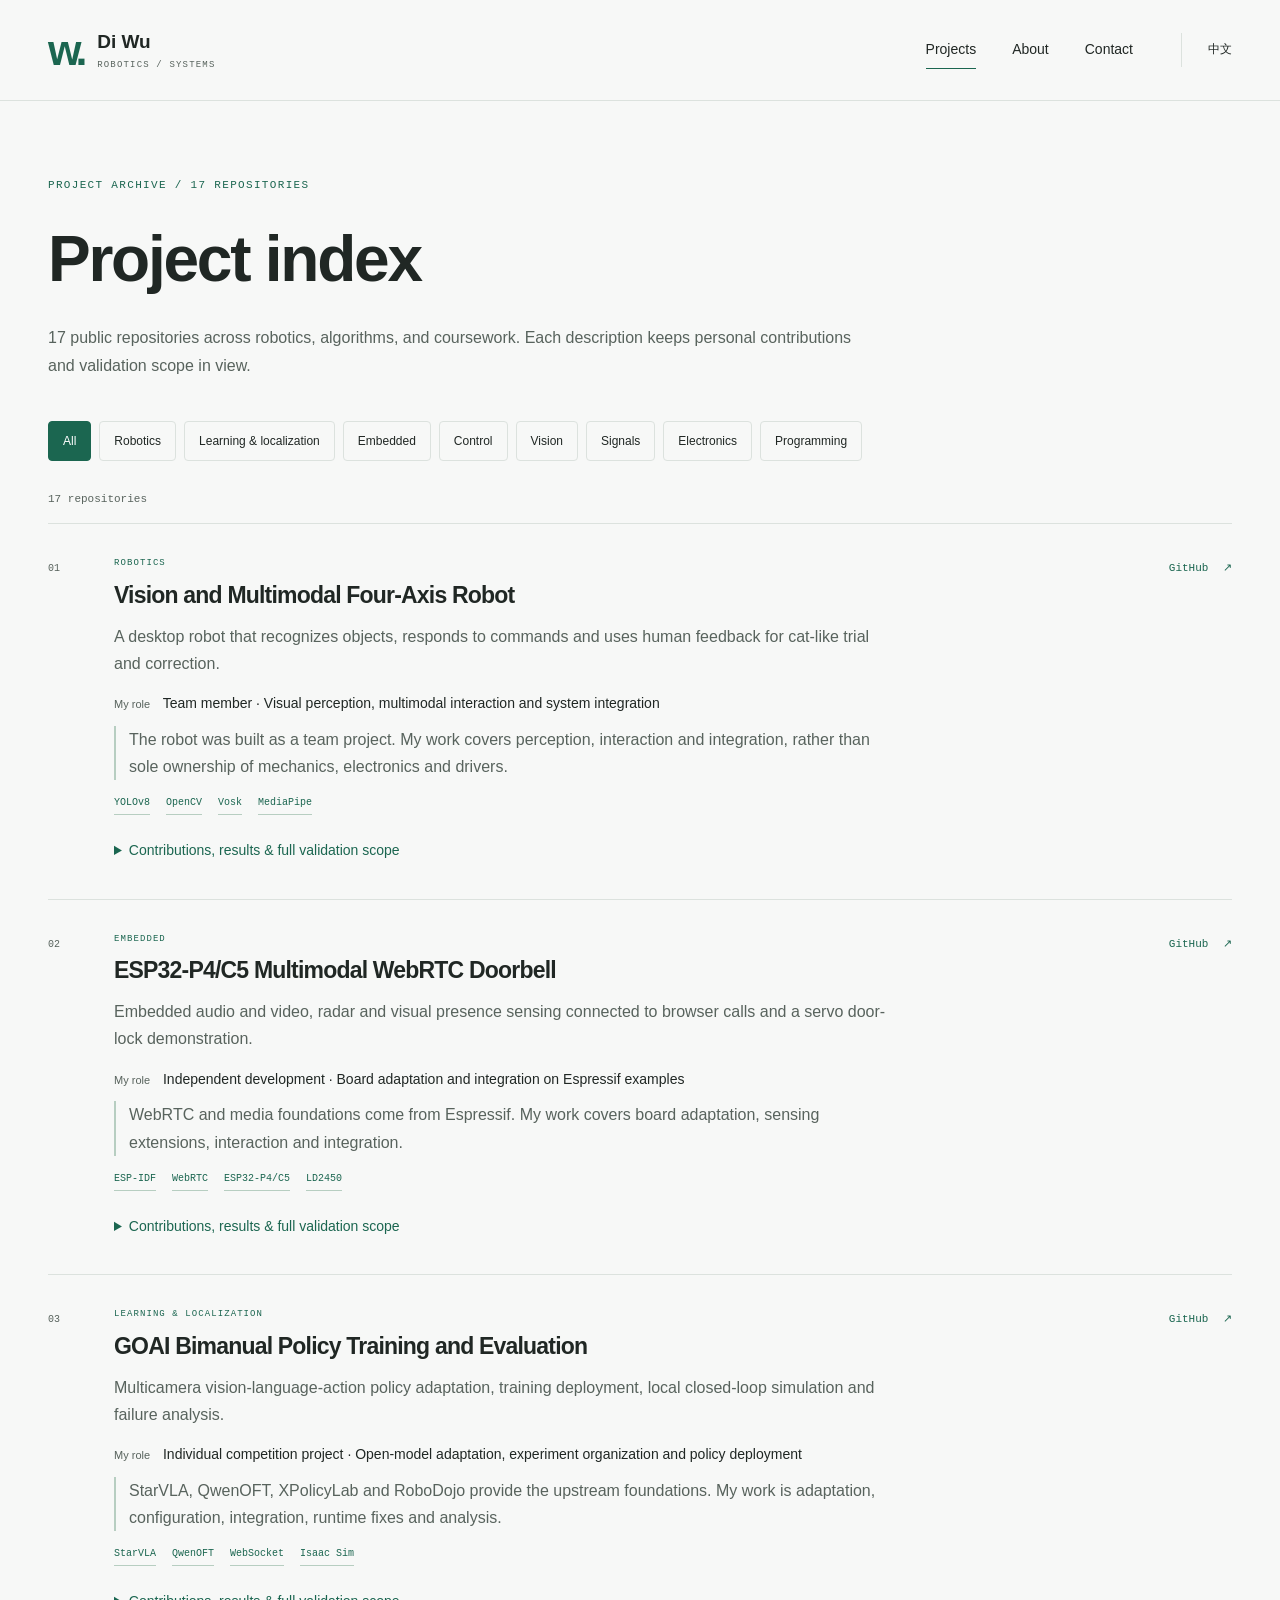
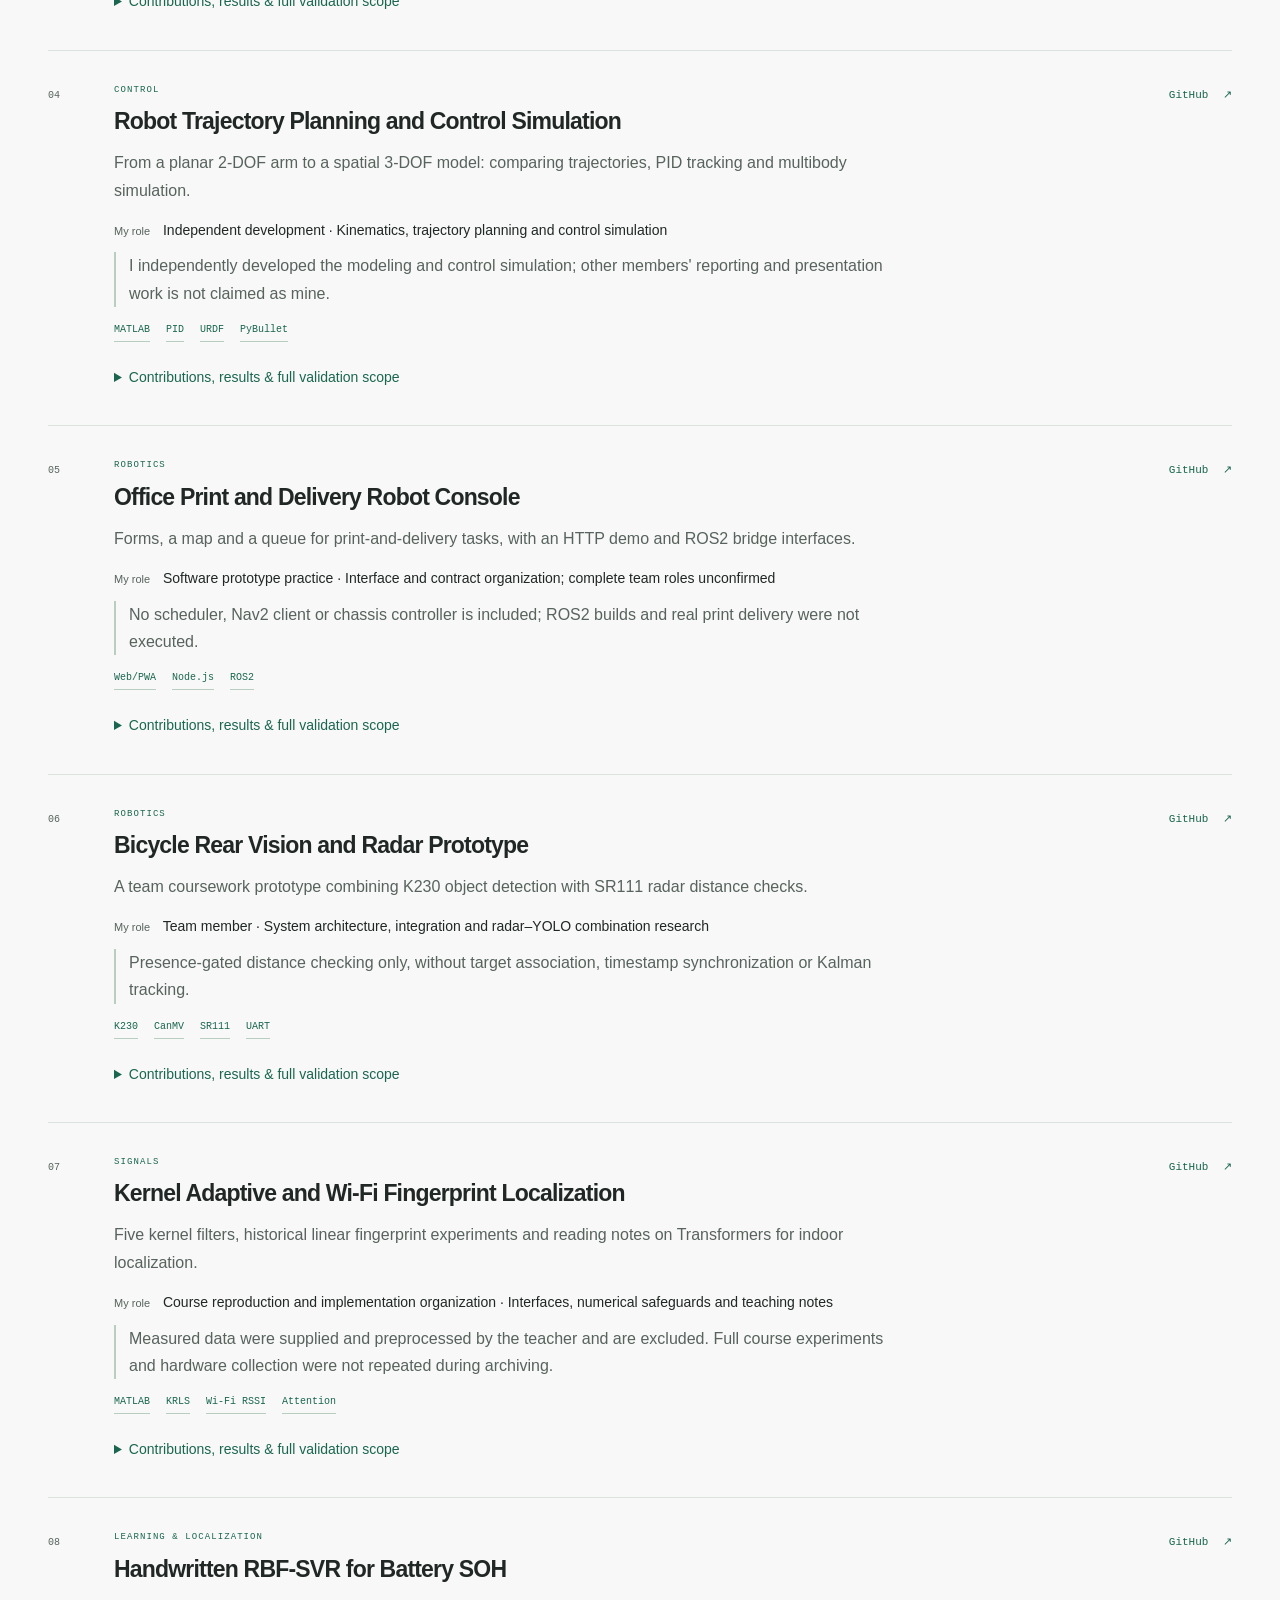
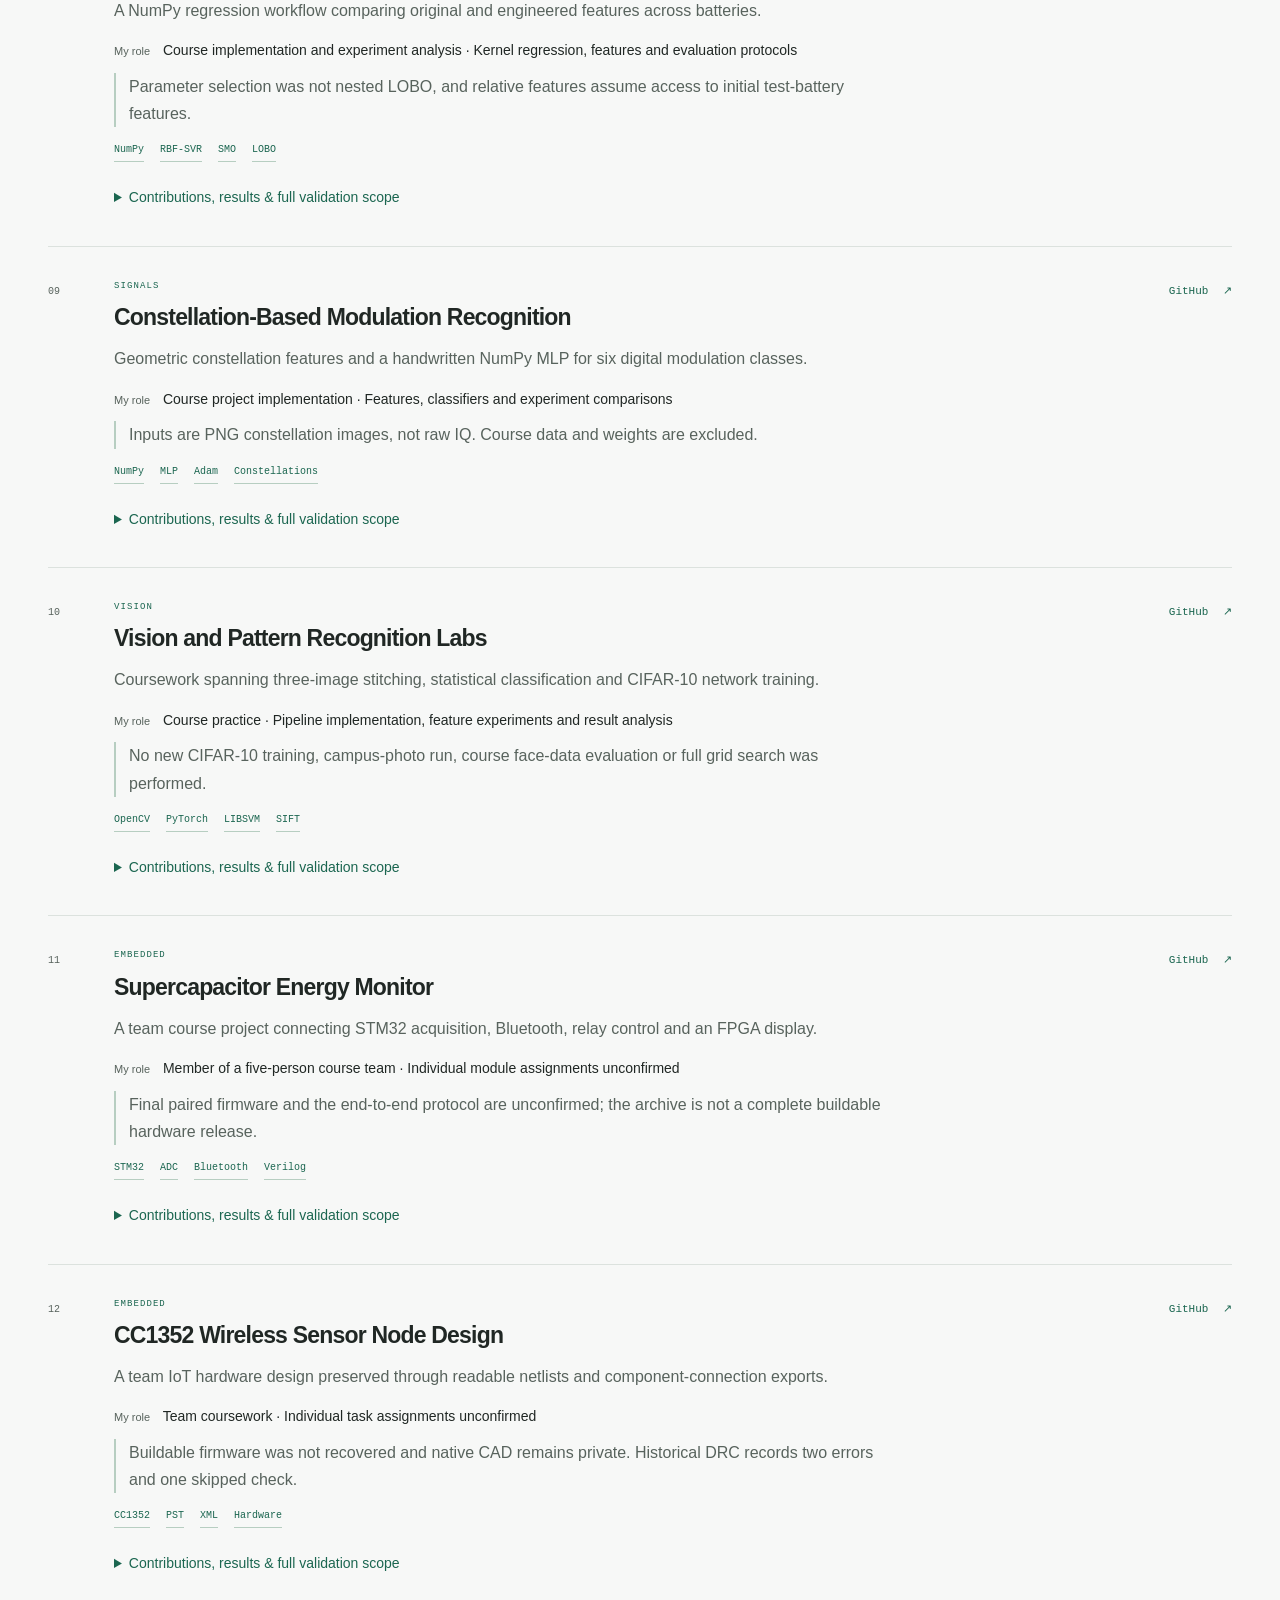
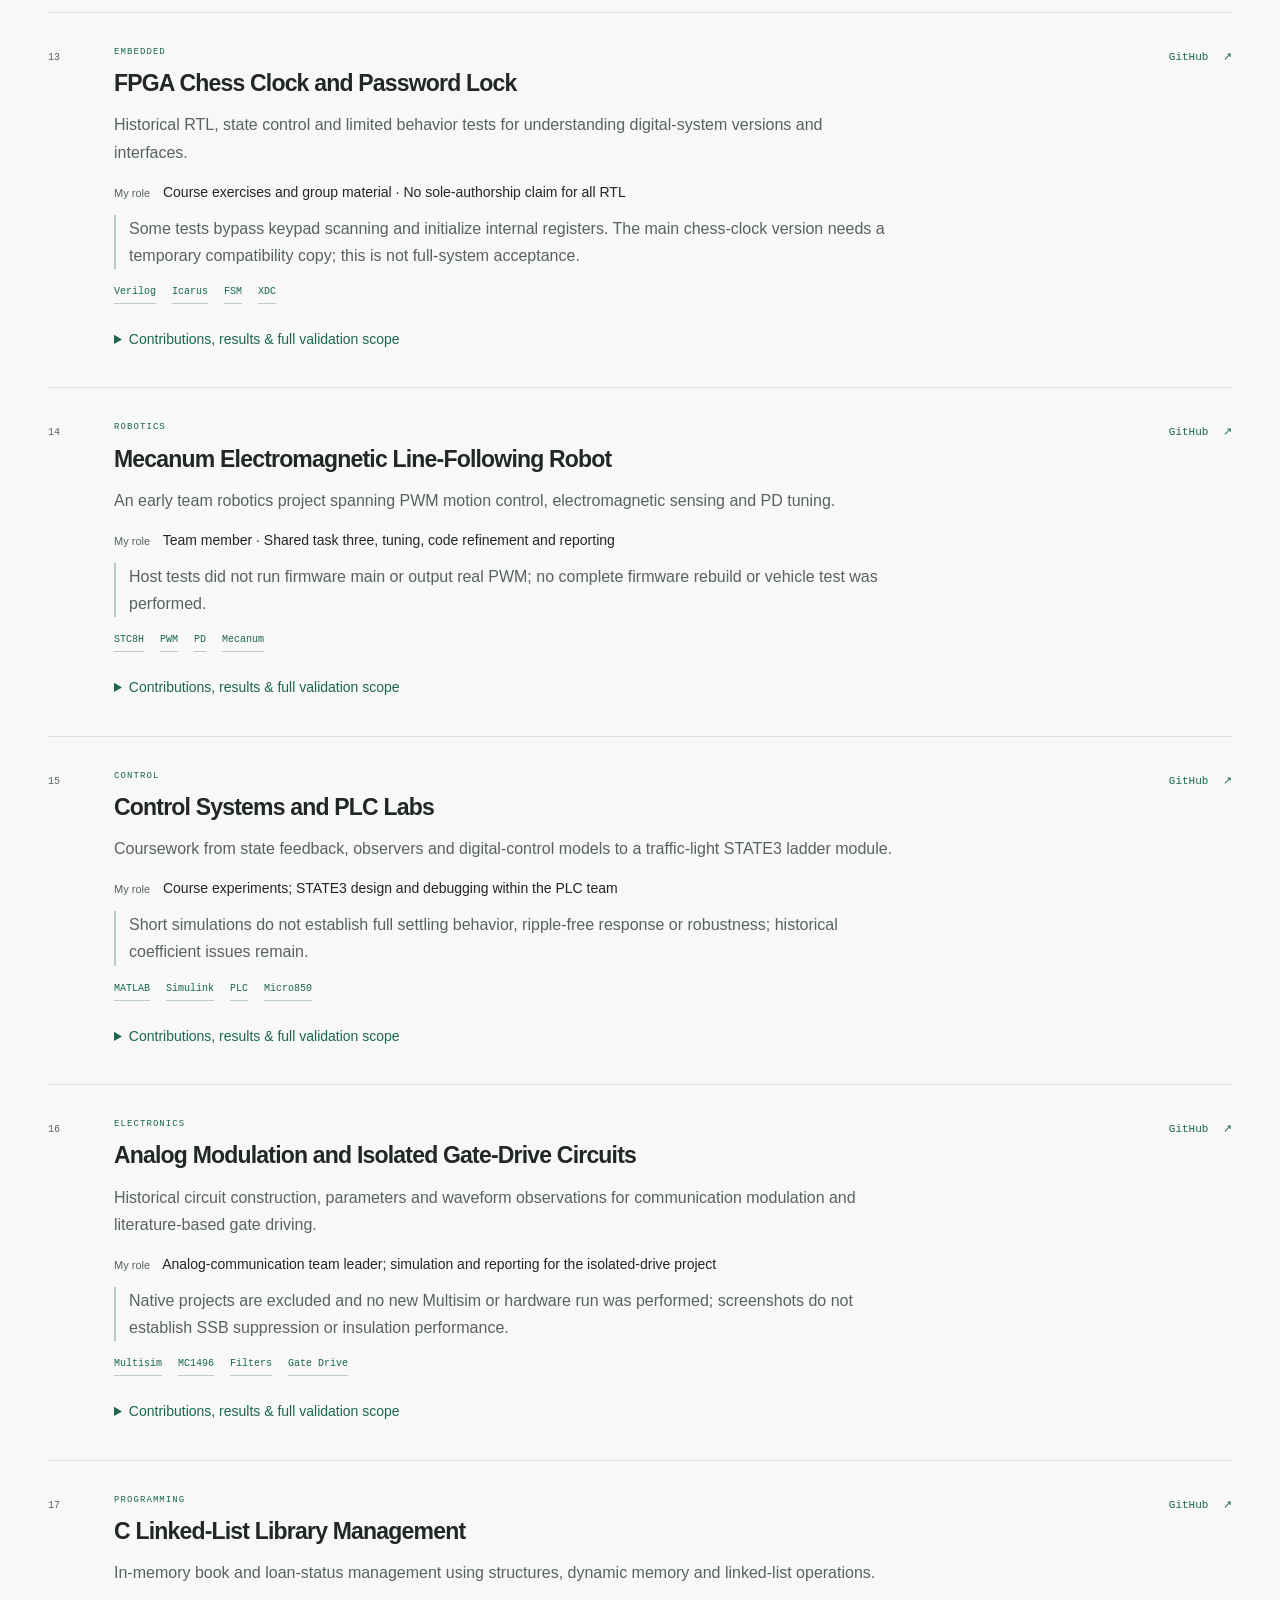
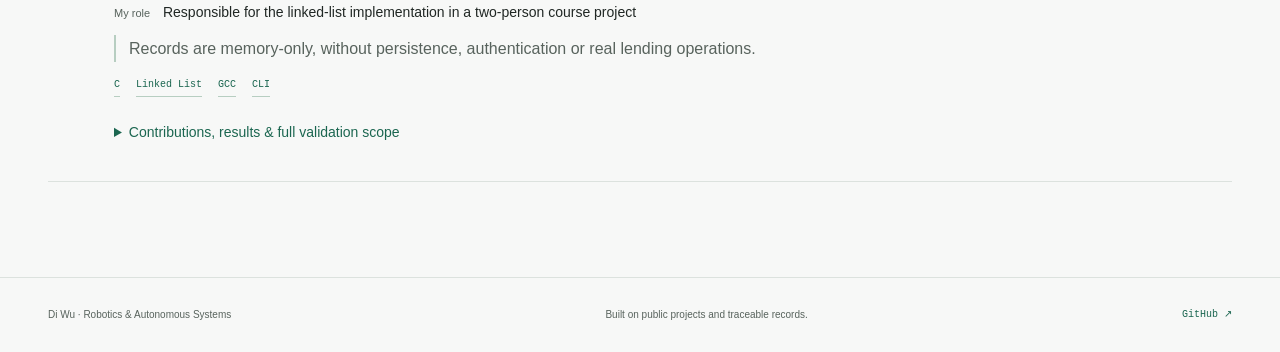
<file: en/projects/index.html>
<!doctype html>
<html lang="en"><head><meta charset="utf-8"><meta name="viewport" content="width=device-width, initial-scale=1"><meta name="color-scheme" content="light"><meta name="theme-color" content="#F7F8F7"><title>Project index | Di Wu</title><meta name="description" content="17 public repositories across robotics, algorithms, and coursework. Each description keeps personal contributions and validation scope in view."><link rel="canonical" href="https://wudi-tech.github.io/en/projects/"><link rel="alternate" hreflang="zh-CN" href="https://wudi-tech.github.io/projects/"><link rel="alternate" hreflang="en" href="https://wudi-tech.github.io/en/projects/"><link rel="alternate" hreflang="x-default" href="https://wudi-tech.github.io/projects/"><meta property="og:type" content="website"><meta property="og:title" content="Project index | Di Wu"><meta property="og:description" content="17 public repositories across robotics, algorithms, and coursework. Each description keeps personal contributions and validation scope in view."><meta property="og:url" content="https://wudi-tech.github.io/en/projects/"><meta property="og:locale" content="en_US"><link rel="icon" href="/assets/favicon.svg" type="image/svg+xml"><link rel="stylesheet" href="/assets/site.css"><script defer src="/assets/site.js"></script></head>
<body data-language="en" data-alternate="/projects/"><a class="skip-link" href="#main">Skip to content</a><header class="site-header"><div class="container header-inner">
    <a class="wordmark" href="/en/" aria-label="Di Wu — Home"><span class="wordmark-symbol" aria-hidden="true">w.</span><span>Di Wu<small>ROBOTICS / SYSTEMS</small></span></a>
    <button class="menu-toggle" aria-expanded="false" aria-controls="site-nav" hidden><span>Menu</span><span class="menu-lines" aria-hidden="true"></span></button>
    <nav id="site-nav" aria-label="Main navigation"><a href="/en/projects/" aria-current="page">Projects</a><a href="/en/#about">About</a><a href="/en/#contact">Contact</a><a class="language-link" href="/projects/" lang="zh-CN" hreflang="zh-CN" data-language="zh" aria-label="切换到中文">中文</a></nav>
  </div></header><main id="main" tabindex="-1"><section class="container index-section"><header class="index-header"><p class="eyebrow">PROJECT ARCHIVE / 17 REPOSITORIES</p><h1>Project index</h1><p>17 public repositories across robotics, algorithms, and coursework. Each description keeps personal contributions and validation scope in view.</p></header><div class="project-filters" role="group" aria-label="Filter by area" hidden><button type="button" class="filter-button" data-filter="all" aria-pressed="true">All</button><button type="button" class="filter-button" data-filter="robotics" aria-pressed="false">Robotics</button><button type="button" class="filter-button" data-filter="learning" aria-pressed="false">Learning & localization</button><button type="button" class="filter-button" data-filter="embedded" aria-pressed="false">Embedded</button><button type="button" class="filter-button" data-filter="control" aria-pressed="false">Control</button><button type="button" class="filter-button" data-filter="vision" aria-pressed="false">Vision</button><button type="button" class="filter-button" data-filter="signals" aria-pressed="false">Signals</button><button type="button" class="filter-button" data-filter="electronics" aria-pressed="false">Electronics</button><button type="button" class="filter-button" data-filter="fundamentals" aria-pressed="false">Programming</button></div><p class="index-count" aria-live="polite" aria-atomic="true"><span id="result-count">17</span> repositories</p><div class="repository-list"><article class="repository-row" data-category="robotics"><span class="repository-number mono">01</span><div><p class="eyebrow">Robotics</p><h2><a href="/en/projects/four-axis/">Vision and Multimodal Four-Axis Robot</a></h2><p>A desktop robot that recognizes objects, responds to commands and uses human feedback for cat-like trial and correction.</p><p class="repository-role"><span>My role</span> Team member · Visual perception, multimodal interaction and system integration</p><p class="repository-scope">The robot was built as a team project. My work covers perception, interaction and integration, rather than sole ownership of mechanics, electronics and drivers.</p><ul class="tags" aria-label="Technologies"><li>YOLOv8</li><li>OpenCV</li><li>Vosk</li><li>MediaPipe</li></ul><details class="archive-details"><summary>Contributions, results & full validation scope</summary><div><h3>My contributions</h3><ul class="prose-list"><li>Trained and deployed a YOLOv8 detector for three tabletop object classes and organized image capture and target localization.</li><li>Used OpenCV for camera calibration, distortion correction and homography mapping to the work plane.</li><li>Integrated Vosk Chinese speech, keyboard input and MediaPipe hand detection into trial, correction and reward interactions.</li><li>Connected perception, coordinate conversion and interaction decisions to the team&#39;s robot execution interface for picking and placement.</li></ul><h3>Recorded results</h3><ul class="prose-list"><li>The historical training CSV records a best validation mAP@0.5 of 86.21%, a detection metric.</li><li>Stored camera reprojection RMS is 0.704 px; the eight-point homography fit has an RMS residual of 7.145 mm.</li><li>The physical project was completed and handed in; the public archive retains application code, calibration files and training records.</li></ul><h3>Validation scope & limitations</h3><ul class="prose-list"><li>The robot was built as a team project. My work covers perception, interaction and integration, rather than sole ownership of mechanics, electronics and drivers.</li><li>Detection and calibration metrics are not grasp success rates; no fixed-protocol physical repeatability study is available.</li><li>Archive checks were offline only, with no new training, inference or robot motion. Weights, datasets and vendor DLLs are excluded.</li></ul></div></details></div><a class="repo-link" href="https://github.com/wudi-tech/4-axsi-robot" aria-label="GitHub: Vision and Multimodal Four-Axis Robot">GitHub <span aria-hidden="true">↗</span></a></article><article class="repository-row" data-category="embedded"><span class="repository-number mono">02</span><div><p class="eyebrow">Embedded</p><h2><a href="/en/projects/doorbell/">ESP32-P4/C5 Multimodal WebRTC Doorbell</a></h2><p>Embedded audio and video, radar and visual presence sensing connected to browser calls and a servo door-lock demonstration.</p><p class="repository-role"><span>My role</span> Independent development · Board adaptation and integration on Espressif examples</p><p class="repository-scope">WebRTC and media foundations come from Espressif. My work covers board adaptation, sensing extensions, interaction and integration.</p><ul class="tags" aria-label="Technologies"><li>ESP-IDF</li><li>WebRTC</li><li>ESP32-P4/C5</li><li>LD2450</li></ul><details class="archive-details"><summary>Contributions, results & full validation scope</summary><div><h3>My contributions</h3><ul class="prose-list"><li>Adapted OV5647 video, ES8311 two-way audio and the ESP32-C5 wireless link on the WT99P4C5-S1 board.</li><li>Integrated LD2450 radar and visual presence detection with zone checks, event debouncing and repeated-ring suppression.</li><li>Connected a PWM servo queue, hold and reset sequence to the Chinese browser interface and call interactions.</li><li>Adjusted LAN connection waits and media cleanup, and organized device logs and acrylic manufacturing assets.</li></ul><h3>Recorded results</h3><ul class="prose-list"><li>Historical logs record three LAN call-setup times of about 4, 6 and 4 seconds, compared with about 30 seconds initially.</li><li>Existing demonstrations cover browser calls, video, audio and servo motion; structural manufacturing assets are also public.</li><li>Archive records show 14 doorbell check entry points and 17 structural-design tests passing, all on the host side.</li></ul><h3>Validation scope & limitations</h3><ul class="prose-list"><li>WebRTC and media foundations come from Espressif. My work covers board adaptation, sensing extensions, interaction and integration.</li><li>A trusted-LAN, single-browser prototype without user-level unlock authentication. An unloaded servo simulates the lock without real lock feedback.</li><li>The 4, 6 and 4 second observations are three historical trials, not evidence of Internet performance or long-term reliability.</li><li>Archiving did not rebuild or flash firmware or repeat device acceptance. The 8 kHz call and 16 kHz prompt-mixing paths retain a compatibility issue.</li></ul></div></details></div><a class="repo-link" href="https://github.com/wudi-tech/esp32-p4-c5-webrtc-doorbell" aria-label="GitHub: ESP32-P4/C5 Multimodal WebRTC Doorbell">GitHub <span aria-hidden="true">↗</span></a></article><article class="repository-row" data-category="learning"><span class="repository-number mono">03</span><div><p class="eyebrow">Learning &amp; localization</p><h2><a href="/en/projects/goai/">GOAI Bimanual Policy Training and Evaluation</a></h2><p>Multicamera vision-language-action policy adaptation, training deployment, local closed-loop simulation and failure analysis.</p><p class="repository-role"><span>My role</span> Individual competition project · Open-model adaptation, experiment organization and policy deployment</p><p class="repository-scope">StarVLA, QwenOFT, XPolicyLab and RoboDojo provide the upstream foundations. My work is adaptation, configuration, integration, runtime fixes and analysis.</p><ul class="tags" aria-label="Technologies"><li>StarVLA</li><li>QwenOFT</li><li>WebSocket</li><li>Isaac Sim</li></ul><details class="archive-details"><summary>Contributions, results & full validation scope</summary><div><h3>My contributions</h3><ul class="prose-list"><li>Adapted head and wrist camera inputs, language instructions, and 14-dimensional robot state and action interfaces.</li><li>Configured action-head fine-tuning and later multitask training, managing checkpoints, normalization settings and frozen versions.</li><li>Connected a WebSocket policy service to multiple simulation environments and organized recovery checks and evaluation guardrails.</li><li>Organized two full evaluations, candidate-checkpoint screening and task-level failure analysis with traceable results and video indices.</li></ul><h3>Recorded results</h3><ul class="prose-list"><li>The stable baseline achieved 33/600 and the 20k fine-tune 28/600 across 24 tasks each: 1,200 episodes in total.</li><li>Candidate C checkpoints at 60k, 80k and 100k received 45 screening episodes in total, each scoring 0/15; no full 600-episode reevaluation was completed.</li><li>Diagnostic material covers 29 representative episodes and an index of 87 three-camera videos.</li></ul><h3>Validation scope & limitations</h3><ul class="prose-list"><li>StarVLA, QwenOFT, XPolicyLab and RoboDojo provide the upstream foundations. My work is adaptation, configuration, integration, runtime fixes and analysis.</li><li>These are local simulation records without a confirmed official score. The 20k aggregate observation is below baseline and does not establish improvement.</li><li>The 45-episode screening is not directly rankable against full 600-episode evaluations; no performance advantage is established for the 100k candidate.</li><li>Archiving did not rerun GPU training or full simulation. Raw 20k episodes, complete ACT source and implementations for some historical tests remain incomplete.</li></ul></div></details></div><a class="repo-link" href="https://github.com/wudi-tech/goai-starvla-qwenoft-embodied-future" aria-label="GitHub: GOAI Bimanual Policy Training and Evaluation">GitHub <span aria-hidden="true">↗</span></a></article><article class="repository-row" data-category="control"><span class="repository-number mono">04</span><div><p class="eyebrow">Control</p><h2><a href="/en/projects/trajectory/">Robot Trajectory Planning and Control Simulation</a></h2><p>From a planar 2-DOF arm to a spatial 3-DOF model: comparing trajectories, PID tracking and multibody simulation.</p><p class="repository-role"><span>My role</span> Independent development · Kinematics, trajectory planning and control simulation</p><p class="repository-scope">I independently developed the modeling and control simulation; other members&#39; reporting and presentation work is not claimed as mine.</p><ul class="tags" aria-label="Technologies"><li>MATLAB</li><li>PID</li><li>URDF</li><li>PyBullet</li></ul><details class="archive-details"><summary>Contributions, results & full validation scope</summary><div><h3>My contributions</h3><ul class="prose-list"><li>Modeled planar 2-DOF and spatial 3-DOF arms with forward and inverse kinematics and workspace analysis.</li><li>Implemented cubic, quintic, trapezoidal-velocity and Cartesian straight-line trajectories for comparison under shared conditions.</li><li>Implemented PID tracking on simplified joint dynamics and analyzed end-effector error, peak error and control torque.</li><li>Built URDF and PyBullet visualization and 3-DOF gravity-compensated torque control, checking geometric coordinate alignment.</li></ul><h3>Recorded results</h3><ul class="prose-list"><li>Archived MATLAB plots, CSV files and analysis for four trajectory methods form a complete planning-to-control simulation workflow.</li><li>Archive checks passed planar and spatial numerical tests in MATLAB R2022a and two Python source-wiring checks.</li><li>The documentation separates 2-DOF kinematic playback from 3-DOF gravity-enabled dynamics control.</li></ul><h3>Validation scope & limitations</h3><ul class="prose-list"><li>I independently developed the modeling and control simulation; other members&#39; reporting and presentation work is not claimed as mine.</li><li>All control results are simulated and concern end-effector position. There are no physical-arm, gripper or object-contact experiments.</li><li>MATLAB uses simplified independent-joint dynamics. PyBullet uses different dynamics, parameters and gains, so their metrics are not interchangeable.</li><li>Archiving did not repeat full PyBullet gravity simulation; Python source-wiring checks are not simulation acceptance.</li></ul></div></details></div><a class="repo-link" href="https://github.com/wudi-tech/robot-arm-trajectory-control" aria-label="GitHub: Robot Trajectory Planning and Control Simulation">GitHub <span aria-hidden="true">↗</span></a></article><article class="repository-row" data-category="robotics"><span class="repository-number mono">05</span><div><p class="eyebrow">Robotics</p><h2><a href="https://github.com/wudi-tech/office-print-robot-console">Office Print and Delivery Robot Console</a></h2><p>Forms, a map and a queue for print-and-delivery tasks, with an HTTP demo and ROS2 bridge interfaces.</p><p class="repository-role"><span>My role</span> Software prototype practice · Interface and contract organization; complete team roles unconfirmed</p><p class="repository-scope">No scheduler, Nav2 client or chassis controller is included; ROS2 builds and real print delivery were not executed.</p><ul class="tags" aria-label="Technologies"><li>Web/PWA</li><li>Node.js</li><li>ROS2</li></ul><details class="archive-details"><summary>Contributions, results & full validation scope</summary><div><h3>My contributions</h3><ul class="prose-list"><li>Organized Web/PWA submission, status and cancellation flows with HTTP/ROS2 data contracts.</li><li>Retained upload-bridge and USB-printer examples while separating API reachability, submission and physical completion.</li></ul><h3>Recorded results</h3><ul class="prose-list"><li>Four local Node HTTP/API and offline application-logic check groups passed.</li><li>A locally demonstrable interface and API prototype is available.</li></ul><h3>Validation scope & limitations</h3><ul class="prose-list"><li>No scheduler, Nav2 client or chassis controller is included; ROS2 builds and real print delivery were not executed.</li><li>The map is illustrative. Printer-backend completion means submission or byte transfer, not paper output, arrival or delivery.</li></ul></div></details></div><a class="repo-link" href="https://github.com/wudi-tech/office-print-robot-console" aria-label="GitHub: Office Print and Delivery Robot Console">GitHub <span aria-hidden="true">↗</span></a></article><article class="repository-row" data-category="robotics"><span class="repository-number mono">06</span><div><p class="eyebrow">Robotics</p><h2><a href="https://github.com/wudi-tech/cycling-vision-radar">Bicycle Rear Vision and Radar Prototype</a></h2><p>A team coursework prototype combining K230 object detection with SR111 radar distance checks.</p><p class="repository-role"><span>My role</span> Team member · System architecture, integration and radar–YOLO combination research</p><p class="repository-scope">Presence-gated distance checking only, without target association, timestamp synchronization or Kalman tracking.</p><ul class="tags" aria-label="Technologies"><li>K230</li><li>CanMV</li><li>SR111</li><li>UART</li></ul><details class="archive-details"><summary>Contributions, results & full validation scope</summary><div><h3>My contributions</h3><ul class="prose-list"><li>Worked on system architecture and integration, researching a vision-triggered radar-check workflow.</li><li>Archived vision, decoder and configuration snapshots with team boundaries; teammates&#39; radar communication and model training are not claimed as mine.</li></ul><h3>Recorded results</h3><ul class="prose-list"><li>Application, radar-decoder, vision-interface and deployment-configuration snapshots are public.</li><li>Host-side synthetic probes reproduced five historical radar-decoding issues.</li></ul><h3>Validation scope & limitations</h3><ul class="prose-list"><li>Presence-gated distance checking only, without target association, timestamp synchronization or Kalman tracking.</li><li>Decoder defects remain. No new training, board execution or road test supports safety, accuracy or latency guarantees.</li></ul></div></details></div><a class="repo-link" href="https://github.com/wudi-tech/cycling-vision-radar" aria-label="GitHub: Bicycle Rear Vision and Radar Prototype">GitHub <span aria-hidden="true">↗</span></a></article><article class="repository-row" data-category="signals"><span class="repository-number mono">07</span><div><p class="eyebrow">Signals</p><h2><a href="https://github.com/wudi-tech/kernel-adaptive-localization">Kernel Adaptive and Wi-Fi Fingerprint Localization</a></h2><p>Five kernel filters, historical linear fingerprint experiments and reading notes on Transformers for indoor localization.</p><p class="repository-role"><span>My role</span> Course reproduction and implementation organization · Interfaces, numerical safeguards and teaching notes</p><p class="repository-scope">Measured data were supplied and preprocessed by the teacher and are excluded. Full course experiments and hardware collection were not repeated during archiving.</p><ul class="tags" aria-label="Technologies"><li>MATLAB</li><li>KRLS</li><li>Wi-Fi RSSI</li><li>Attention</li></ul><details class="archive-details"><summary>Contributions, results & full validation scope</summary><div><h3>My contributions</h3><ul class="prose-list"><li>Organized common interfaces for five kernel filters and coordinate experiments, keeping the 70/20 and 40/16 data protocols separate.</li><li>Added a portable CSV entry and micro-synthetic checks, and organized Attention and AaT reading notes.</li></ul><h3>Recorded results</h3><ul class="prose-list"><li>Micro-synthetic MATLAB checks passed for the five kernel filters and the Wi-Fi component.</li><li>A shared entry organizes algorithms, data contracts and Transformer reading material.</li></ul><h3>Validation scope & limitations</h3><ul class="prose-list"><li>Measured data were supplied and preprocessed by the teacher and are excluded. Full course experiments and hardware collection were not repeated during archiving.</li><li>The algorithms are educational reproductions; the Transformer component is explanatory. Historical curves do not establish cross-site accuracy or algorithm rankings.</li></ul></div></details></div><a class="repo-link" href="https://github.com/wudi-tech/kernel-adaptive-localization" aria-label="GitHub: Kernel Adaptive and Wi-Fi Fingerprint Localization">GitHub <span aria-hidden="true">↗</span></a></article><article class="repository-row" data-category="learning"><span class="repository-number mono">08</span><div><p class="eyebrow">Learning &amp; localization</p><h2><a href="https://github.com/wudi-tech/battery-soh-svr">Handwritten RBF-SVR for Battery SOH</a></h2><p>A NumPy regression workflow comparing original and engineered features across batteries.</p><p class="repository-role"><span>My role</span> Course implementation and experiment analysis · Kernel regression, features and evaluation protocols</p><p class="repository-scope">Parameter selection was not nested LOBO, and relative features assume access to initial test-battery features.</p><ul class="tags" aria-label="Technologies"><li>NumPy</li><li>RBF-SVR</li><li>SMO</li><li>LOBO</li></ul><details class="archive-details"><summary>Contributions, results & full validation scope</summary><div><h3>My contributions</h3><ul class="prose-list"><li>Implemented an RBF kernel, SMO-style SVR optimization, prediction and metrics.</li><li>Organized random-split and leave-one-battery-out evaluations of relative features and nominal capacity.</li></ul><h3>Recorded results</h3><ul class="prose-list"><li>Historical macro-average LOBO R² was 0.5239 for original features and 0.4363 for tuned engineered features, without overall improvement.</li><li>Archiving ran small synthetic regression and output checks, without repeating the full experiment.</li></ul><h3>Validation scope & limitations</h3><ul class="prose-list"><li>Parameter selection was not nested LOBO, and relative features assume access to initial test-battery features.</li><li>The simplified optimizer has no optimality certification; data and preprocessing provenance remain limited. No new SVR algorithm is claimed.</li></ul></div></details></div><a class="repo-link" href="https://github.com/wudi-tech/battery-soh-svr" aria-label="GitHub: Handwritten RBF-SVR for Battery SOH">GitHub <span aria-hidden="true">↗</span></a></article><article class="repository-row" data-category="signals"><span class="repository-number mono">09</span><div><p class="eyebrow">Signals</p><h2><a href="https://github.com/wudi-tech/modulation-recognition-from-scratch">Constellation-Based Modulation Recognition</a></h2><p>Geometric constellation features and a handwritten NumPy MLP for six digital modulation classes.</p><p class="repository-role"><span>My role</span> Course project implementation · Features, classifiers and experiment comparisons</p><p class="repository-scope">Inputs are PNG constellation images, not raw IQ. Course data and weights are excluded.</p><ul class="tags" aria-label="Technologies"><li>NumPy</li><li>MLP</li><li>Adam</li><li>Constellations</li></ul><details class="archive-details"><summary>Contributions, results & full validation scope</summary><div><h3>My contributions</h3><ul class="prose-list"><li>Organized outlier filtering, PCA alignment, scale normalization and 338-dimensional feature extraction.</li><li>Implemented MLP forward and backward passes, cross-entropy and Adam, retaining CNN and Softmax explorations.</li></ul><h3>Recorded results</h3><ul class="prose-list"><li>Historical results record 381/420, or 90.71%; this accuracy was not newly reproduced during archiving.</li><li>Small training, parameter-update and output-reload checks passed on 120 synthetic images.</li></ul><h3>Validation scope & limitations</h3><ul class="prose-list"><li>Inputs are PNG constellation images, not raw IQ. Course data and weights are excluded.</li><li>Feature selection consulted test performance and comparison budgets differ; results are not an independent blind test or controlled algorithm ranking.</li></ul></div></details></div><a class="repo-link" href="https://github.com/wudi-tech/modulation-recognition-from-scratch" aria-label="GitHub: Constellation-Based Modulation Recognition">GitHub <span aria-hidden="true">↗</span></a></article><article class="repository-row" data-category="vision"><span class="repository-number mono">10</span><div><p class="eyebrow">Vision</p><h2><a href="https://github.com/wudi-tech/vision-pattern-recognition-labs">Vision and Pattern Recognition Labs</a></h2><p>Coursework spanning three-image stitching, statistical classification and CIFAR-10 network training.</p><p class="repository-role"><span>My role</span> Course practice · Pipeline implementation, feature experiments and result analysis</p><p class="repository-scope">No new CIFAR-10 training, campus-photo run, course face-data evaluation or full grid search was performed.</p><ul class="tags" aria-label="Technologies"><li>OpenCV</li><li>PyTorch</li><li>LIBSVM</li><li>SIFT</li></ul><details class="archive-details"><summary>Contributions, results & full validation scope</summary><div><h3>My contributions</h3><ul class="prose-list"><li>Organized SIFT/FLANN/RANSAC stitching with feather blending and Bayesian, density-estimation and SVM feature experiments.</li><li>Integrated ResNet/VGG training entries, layer dimensions, classification metrics and confusion-matrix outputs.</li></ul><h3>Recorded results</h3><ul class="prose-list"><li>Synthetic-texture stitching and small statistical-classification and LIBSVM checks passed.</li><li>ResNet/VGG models completed CPU single-batch training and gradient checks with random tensors.</li></ul><h3>Validation scope & limitations</h3><ul class="prose-list"><li>No new CIFAR-10 training, campus-photo run, course face-data evaluation or full grid search was performed.</li><li>Core algorithms and solvers come from OpenCV, PyTorch and LIBSVM; historical model-selection and scaling protocols have limitations.</li></ul></div></details></div><a class="repo-link" href="https://github.com/wudi-tech/vision-pattern-recognition-labs" aria-label="GitHub: Vision and Pattern Recognition Labs">GitHub <span aria-hidden="true">↗</span></a></article><article class="repository-row" data-category="embedded"><span class="repository-number mono">11</span><div><p class="eyebrow">Embedded</p><h2><a href="https://github.com/wudi-tech/supercapacitor-energy-monitor">Supercapacitor Energy Monitor</a></h2><p>A team course project connecting STM32 acquisition, Bluetooth, relay control and an FPGA display.</p><p class="repository-role"><span>My role</span> Member of a five-person course team · Individual module assignments unconfirmed</p><p class="repository-scope">Final paired firmware and the end-to-end protocol are unconfirmed; the archive is not a complete buildable hardware release.</p><ul class="tags" aria-label="Technologies"><li>STM32</li><li>ADC</li><li>Bluetooth</li><li>Verilog</li></ul><details class="archive-details"><summary>Contributions, results & full validation scope</summary><div><h3>My contributions</h3><ul class="prose-list"><li>Participated in the monitoring project. Available records establish team membership, not sole implementation of the system.</li><li>Published selected team application logic, configuration and two separate FPGA snapshots with their differences retained.</li></ul><h3>Recorded results</h3><ul class="prose-list"><li>STM32 application files and two FPGA RTL/constraint snapshots are retained.</li><li>Both FPGA snapshots compiled separately with Icarus; behavioral simulation was not performed.</li></ul><h3>Validation scope & limitations</h3><ul class="prose-list"><li>Final paired firmware and the end-to-end protocol are unconfirmed; the archive is not a complete buildable hardware release.</li><li>No MCU build, FPGA synthesis or new board test was performed. Power, duration and response figures are design requirements, not measurements.</li></ul></div></details></div><a class="repo-link" href="https://github.com/wudi-tech/supercapacitor-energy-monitor" aria-label="GitHub: Supercapacitor Energy Monitor">GitHub <span aria-hidden="true">↗</span></a></article><article class="repository-row" data-category="embedded"><span class="repository-number mono">12</span><div><p class="eyebrow">Embedded</p><h2><a href="https://github.com/wudi-tech/cc1352-wireless-sensor-node">CC1352 Wireless Sensor Node Design</a></h2><p>A team IoT hardware design preserved through readable netlists and component-connection exports.</p><p class="repository-role"><span>My role</span> Team coursework · Individual task assignments unconfirmed</p><p class="repository-scope">Buildable firmware was not recovered and native CAD remains private. Historical DRC records two errors and one skipped check.</p><ul class="tags" aria-label="Technologies"><li>CC1352</li><li>PST</li><li>XML</li><li>Hardware</li></ul><details class="archive-details"><summary>Contributions, results & full validation scope</summary><div><h3>My contributions</h3><ul class="prose-list"><li>Organized controller, power, RF and expansion-interface exports as team design material.</li><li>Cross-checked PST, XML and component tables with an executable connection-consistency check.</li></ul><h3>Recorded results</h3><ul class="prose-list"><li>The public design contains 55 components, 62 electrical nets and 220 connected pins.</li><li>Host structure checks and a tampered-connection negative test passed.</li></ul><h3>Validation scope & limitations</h3><ul class="prose-list"><li>Buildable firmware was not recovered and native CAD remains private. Historical DRC records two errors and one skipped check.</li><li>Host consistency checks are not current ERC/DRC, RF, electrical or board acceptance.</li></ul></div></details></div><a class="repo-link" href="https://github.com/wudi-tech/cc1352-wireless-sensor-node" aria-label="GitHub: CC1352 Wireless Sensor Node Design">GitHub <span aria-hidden="true">↗</span></a></article><article class="repository-row" data-category="embedded"><span class="repository-number mono">13</span><div><p class="eyebrow">Embedded</p><h2><a href="https://github.com/wudi-tech/fpga-digital-design-labs">FPGA Chess Clock and Password Lock</a></h2><p>Historical RTL, state control and limited behavior tests for understanding digital-system versions and interfaces.</p><p class="repository-role"><span>My role</span> Course exercises and group material · No sole-authorship claim for all RTL</p><p class="repository-scope">Some tests bypass keypad scanning and initialize internal registers. The main chess-clock version needs a temporary compatibility copy; this is not full-system acceptance.</p><ul class="tags" aria-label="Technologies"><li>Verilog</li><li>Icarus</li><li>FSM</li><li>XDC</li></ul><details class="archive-details"><summary>Contributions, results & full validation scope</summary><div><h3>My contributions</h3><ul class="prose-list"><li>Organized multiple source and constraint versions for two-player timing, keypads, displays and password control.</li><li>Added separate-version compilation, short controller simulations and defect reproduction while preserving original RTL.</li></ul><h3>Recorded results</h3><ul class="prose-list"><li>Version-level Icarus compilation checks and limited timing and controller behavior checks were completed.</li><li>The binary password version covers 128 input combinations; original compile failures and unknown-state startup defects remain explicit.</li></ul><h3>Validation scope & limitations</h3><ul class="prose-list"><li>Some tests bypass keypad scanning and initialize internal registers. The main chess-clock version needs a temporary compatibility copy; this is not full-system acceptance.</li><li>No complete keypad/display chain, Vivado timing closure or board acceptance is established; original pin constraints still need review.</li></ul></div></details></div><a class="repo-link" href="https://github.com/wudi-tech/fpga-digital-design-labs" aria-label="GitHub: FPGA Chess Clock and Password Lock">GitHub <span aria-hidden="true">↗</span></a></article><article class="repository-row" data-category="robotics"><span class="repository-number mono">14</span><div><p class="eyebrow">Robotics</p><h2><a href="https://github.com/wudi-tech/embedded-robotics-labs">Mecanum Electromagnetic Line-Following Robot</a></h2><p>An early team robotics project spanning PWM motion control, electromagnetic sensing and PD tuning.</p><p class="repository-role"><span>My role</span> Team member · Shared task three, tuning, code refinement and reporting</p><p class="repository-scope">Host tests did not run firmware main or output real PWM; no complete firmware rebuild or vehicle test was performed.</p><ul class="tags" aria-label="Technologies"><li>STC8H</li><li>PWM</li><li>PD</li><li>Mecanum</li></ul><details class="archive-details"><summary>Contributions, results & full validation scope</summary><div><h3>My contributions</h3><ul class="prose-list"><li>Shared responsibility for PWM motor driving and Mecanum-wheel motion control.</li><li>Worked on parameter tuning, code refinement and reporting; sensing and the full line-following algorithm remain team work.</li></ul><h3>Recorded results</h3><ul class="prose-list"><li>Three original application source files and interface notes are retained.</li><li>Host API-stub checks passed 285 assertions and reproduced a loop defect above the calibration limit.</li></ul><h3>Validation scope & limitations</h3><ul class="prose-list"><li>Host tests did not run firmware main or output real PWM; no complete firmware rebuild or vehicle test was performed.</li><li>Historical competition and tuning accounts are not mapped item by item to this snapshot and are not new performance measurements.</li></ul></div></details></div><a class="repo-link" href="https://github.com/wudi-tech/embedded-robotics-labs" aria-label="GitHub: Mecanum Electromagnetic Line-Following Robot">GitHub <span aria-hidden="true">↗</span></a></article><article class="repository-row" data-category="control"><span class="repository-number mono">15</span><div><p class="eyebrow">Control</p><h2><a href="https://github.com/wudi-tech/control-systems-labs">Control Systems and PLC Labs</a></h2><p>Coursework from state feedback, observers and digital-control models to a traffic-light STATE3 ladder module.</p><p class="repository-role"><span>My role</span> Course experiments; STATE3 design and debugging within the PLC team</p><p class="repository-scope">Short simulations do not establish full settling behavior, ripple-free response or robustness; historical coefficient issues remain.</p><ul class="tags" aria-label="Technologies"><li>MATLAB</li><li>Simulink</li><li>PLC</li><li>Micro850</li></ul><details class="archive-details"><summary>Contributions, results & full validation scope</summary><div><h3>My contributions</h3><ul class="prose-list"><li>Organized state-feedback, observer, digital-PID and deadbeat-control scripts and models.</li><li>Retained my east–west-through STATE3 module as eight ladder rungs with I/O checks; the complete state machine belongs to the team.</li></ul><h3>Recorded results</h3><ul class="prose-list"><li>MATLAB numerical checks passed and three original Simulink models each ran to 0.6 seconds.</li><li>STATE3 image, transcription and timer-parameter archive-consistency checks passed.</li></ul><h3>Validation scope & limitations</h3><ul class="prose-list"><li>Short simulations do not establish full settling behavior, ripple-free response or robustness; historical coefficient issues remain.</li><li>No native PLC project or new compilation, download or device test is available. STATE3 does not establish complete interlocks, yellow lights or safe stopping.</li></ul></div></details></div><a class="repo-link" href="https://github.com/wudi-tech/control-systems-labs" aria-label="GitHub: Control Systems and PLC Labs">GitHub <span aria-hidden="true">↗</span></a></article><article class="repository-row" data-category="electronics"><span class="repository-number mono">16</span><div><p class="eyebrow">Electronics</p><h2><a href="https://github.com/wudi-tech/electronics-design-labs">Analog Modulation and Isolated Gate-Drive Circuits</a></h2><p>Historical circuit construction, parameters and waveform observations for communication modulation and literature-based gate driving.</p><p class="repository-role"><span>My role</span> Analog-communication team leader; simulation and reporting for the isolated-drive project</p><p class="repository-scope">Native projects are excluded and no new Multisim or hardware run was performed; screenshots do not establish SSB suppression or insulation performance.</p><ul class="tags" aria-label="Technologies"><li>Multisim</li><li>MC1496</li><li>Filters</li><li>Gate Drive</li></ul><details class="archive-details"><summary>Contributions, results & full validation scope</summary><div><h3>My contributions</h3><ul class="prose-list"><li>Participated in the team&#39;s Wien-bridge, MC1496 modulation and filter design; individual module assignments are unconfirmed.</li><li>Built an approximate literature-based Multisim circuit and handled simulation and reporting for the isolated-drive coursework.</li></ul><h3>Recorded results</h3><ul class="prose-list"><li>Original circuit screenshots, parameter tables and historical waveform records are public.</li><li>Parameter, image and file-consistency checks passed without newly solving the circuits.</li></ul><h3>Validation scope & limitations</h3><ul class="prose-list"><li>Native projects are excluded and no new Multisim or hardware run was performed; screenshots do not establish SSB suppression or insulation performance.</li><li>The drive screenshots do not confirm a SiC model and specify only a nominal 10 Hz pulse; high-frequency performance and synchronization delays are unsupported.</li></ul></div></details></div><a class="repo-link" href="https://github.com/wudi-tech/electronics-design-labs" aria-label="GitHub: Analog Modulation and Isolated Gate-Drive Circuits">GitHub <span aria-hidden="true">↗</span></a></article><article class="repository-row" data-category="fundamentals"><span class="repository-number mono">17</span><div><p class="eyebrow">Programming</p><h2><a href="https://github.com/wudi-tech/c-data-structures-labs">C Linked-List Library Management</a></h2><p>In-memory book and loan-status management using structures, dynamic memory and linked-list operations.</p><p class="repository-role"><span>My role</span> Responsible for the linked-list implementation in a two-person course project</p><p class="repository-scope">Records are memory-only, without persistence, authentication or real lending operations.</p><ul class="tags" aria-label="Technologies"><li>C</li><li>Linked List</li><li>GCC</li><li>CLI</li></ul><details class="archive-details"><summary>Contributions, results & full validation scope</summary><div><h3>My contributions</h3><ul class="prose-list"><li>Implemented browsing, head insertion, indexed deletion, and loan-status queries and updates.</li><li>Preserved original source and added scripted functional checks and isolated defect reproduction.</li></ul><h3>Recorded results</h3><ul class="prose-list"><li>Byte-preserved source compiled with GCC and passed seven executed functional scenarios.</li><li>Eight historical error behaviors were reproduced, separately from successful functionality.</li></ul><h3>Validation scope & limitations</h3><ul class="prose-list"><li>Records are memory-only, without persistence, authentication or real lending operations.</li><li>Nonpositive indices, EOF, nonnumeric and overlong inputs retain defects; this historical implementation has not been repaired as a production system.</li></ul></div></details></div><a class="repo-link" href="https://github.com/wudi-tech/c-data-structures-labs" aria-label="GitHub: C Linked-List Library Management">GitHub <span aria-hidden="true">↗</span></a></article></div><p id="no-results" hidden>No projects in this category.</p></section></main><footer class="site-footer"><div class="container footer-inner"><span>Di Wu · Robotics & Autonomous Systems</span><span>Built on public projects and traceable records.</span><a href="https://github.com/wudi-tech">GitHub <span aria-hidden="true">↗</span></a></div></footer></body></html>
</file>
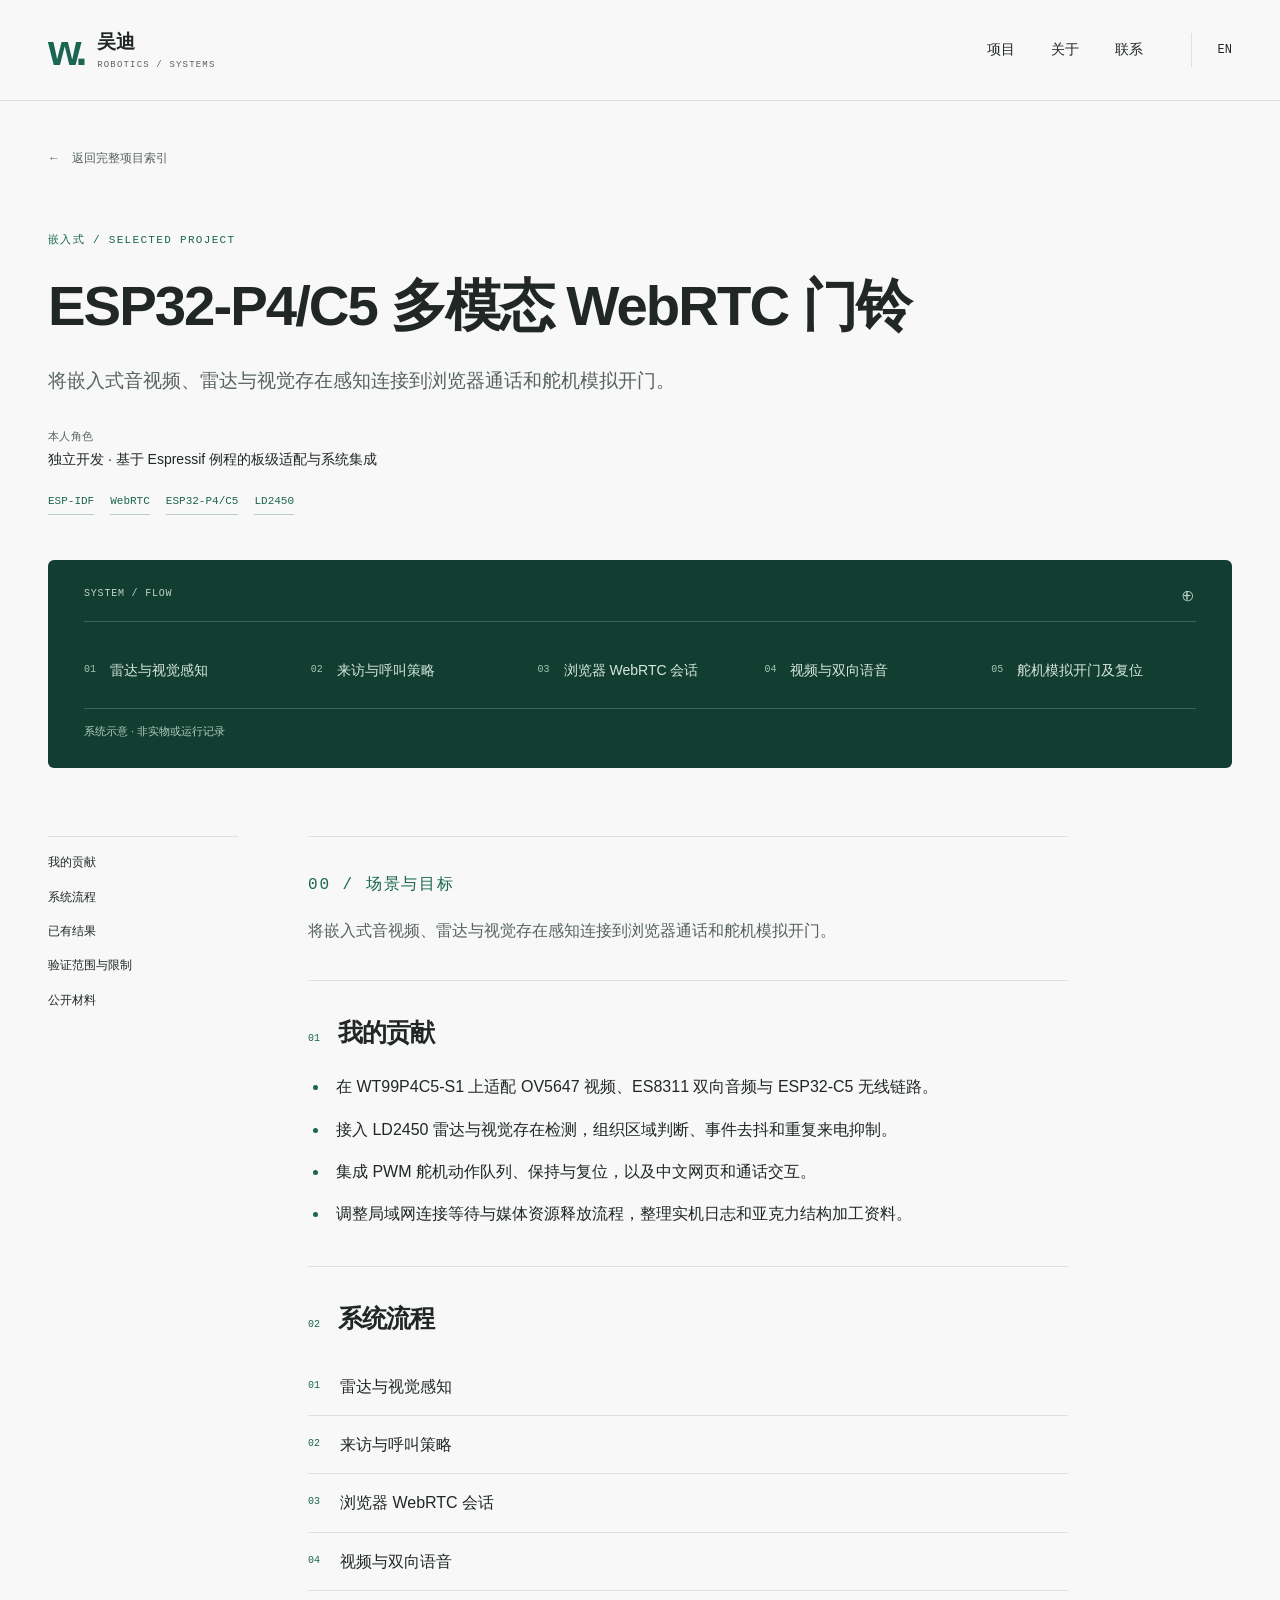
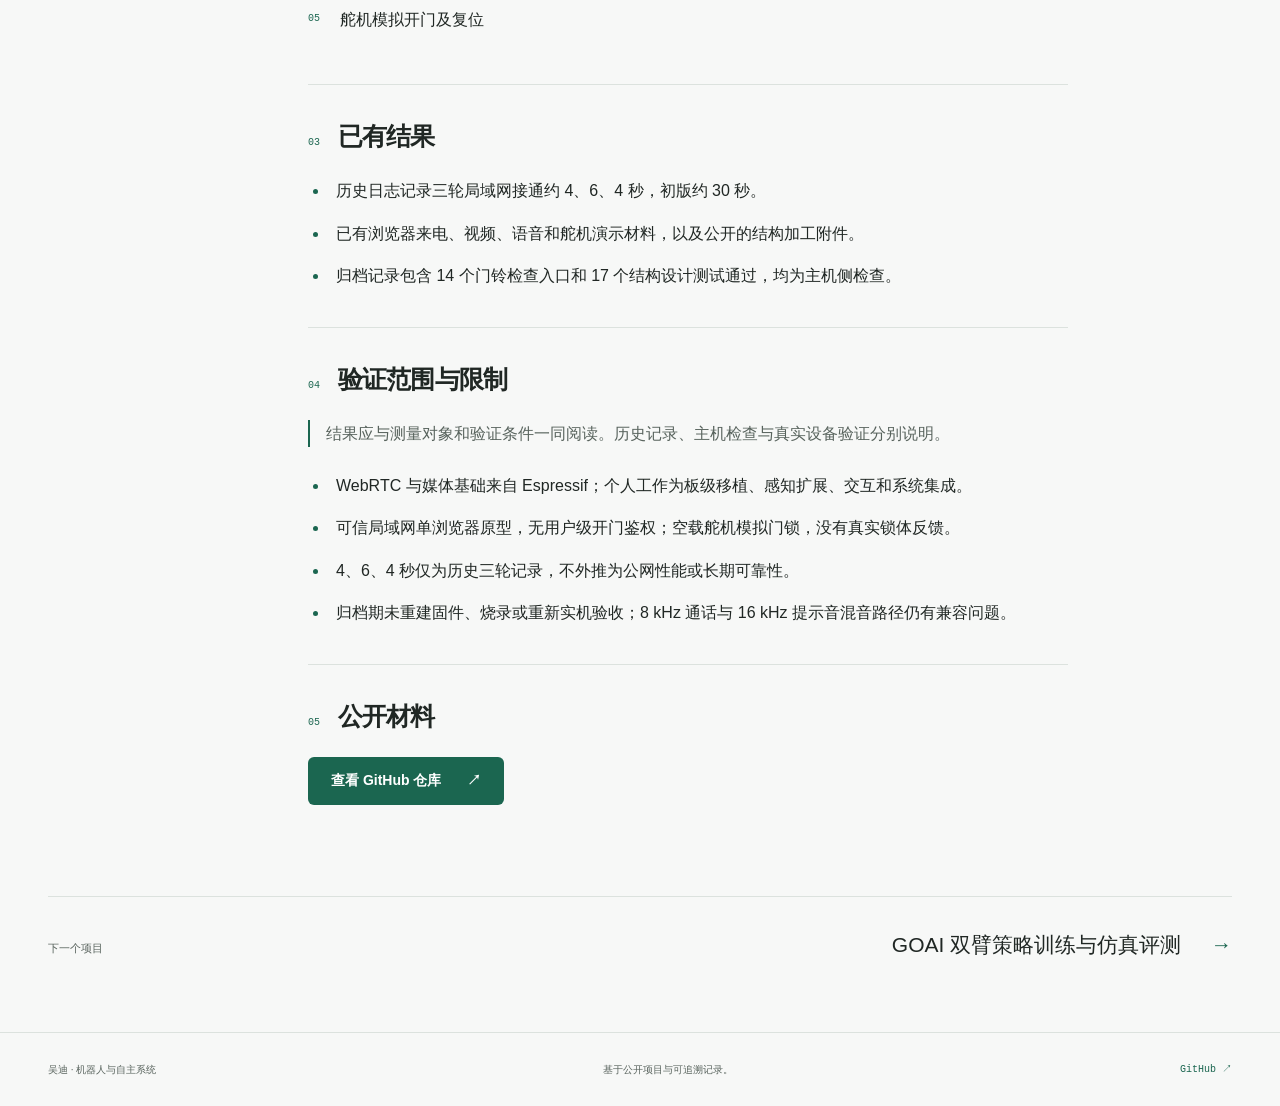
<file: projects/doorbell/index.html>
<!doctype html>
<html lang="zh-CN"><head><meta charset="utf-8"><meta name="viewport" content="width=device-width, initial-scale=1"><meta name="color-scheme" content="light"><meta name="theme-color" content="#F7F8F7"><title>ESP32-P4/C5 多模态 WebRTC 门铃 | 吴迪</title><meta name="description" content="将嵌入式音视频、雷达与视觉存在感知连接到浏览器通话和舵机模拟开门。"><link rel="canonical" href="https://wudi-tech.github.io/projects/doorbell/"><link rel="alternate" hreflang="zh-CN" href="https://wudi-tech.github.io/projects/doorbell/"><link rel="alternate" hreflang="en" href="https://wudi-tech.github.io/en/projects/doorbell/"><link rel="alternate" hreflang="x-default" href="https://wudi-tech.github.io/projects/doorbell/"><meta property="og:type" content="website"><meta property="og:title" content="ESP32-P4/C5 多模态 WebRTC 门铃 | 吴迪"><meta property="og:description" content="将嵌入式音视频、雷达与视觉存在感知连接到浏览器通话和舵机模拟开门。"><meta property="og:url" content="https://wudi-tech.github.io/projects/doorbell/"><meta property="og:locale" content="zh_CN"><link rel="icon" href="/assets/favicon.svg" type="image/svg+xml"><link rel="stylesheet" href="/assets/site.css"><script defer src="/assets/site.js"></script></head>
<body data-language="zh" data-alternate="/en/projects/doorbell/"><a class="skip-link" href="#main">跳至正文</a><header class="site-header"><div class="container header-inner">
    <a class="wordmark" href="/" aria-label="吴迪 — 首页"><span class="wordmark-symbol" aria-hidden="true">w.</span><span>吴迪<small>ROBOTICS / SYSTEMS</small></span></a>
    <button class="menu-toggle" aria-expanded="false" aria-controls="site-nav" hidden><span>菜单</span><span class="menu-lines" aria-hidden="true"></span></button>
    <nav id="site-nav" aria-label="主导航"><a href="/projects/">项目</a><a href="/#about">关于</a><a href="/#contact">联系</a><a class="language-link" href="/en/projects/doorbell/" lang="en" hreflang="en" data-language="en" aria-label="Switch to English">EN</a></nav>
  </div></header><main id="main" tabindex="-1"><div class="container detail-container"><a class="back-link" href="/projects/"><span aria-hidden="true">←</span> 返回完整项目索引</a><header class="detail-header"><p class="eyebrow">嵌入式 / SELECTED PROJECT</p><h1>ESP32-P4/C5 多模态 WebRTC 门铃</h1><p class="detail-summary">将嵌入式音视频、雷达与视觉存在感知连接到浏览器通话和舵机模拟开门。</p><dl class="project-meta"><div><dt>本人角色</dt><dd>独立开发 · 基于 Espressif 例程的板级适配与系统集成</dd></div></dl><ul class="tags" aria-label="Technologies"><li>ESP-IDF</li><li>WebRTC</li><li>ESP32-P4/C5</li><li>LD2450</li></ul></header><figure class="system-figure ">
    <div class="diagram-head"><span>SYSTEM / FLOW</span><span aria-hidden="true">⊕</span></div>
    
    <ol class="diagram-flow"><li><span class="diagram-number">01</span><span>雷达与视觉感知</span></li><li><span class="diagram-number">02</span><span>来访与呼叫策略</span></li><li><span class="diagram-number">03</span><span>浏览器 WebRTC 会话</span></li><li><span class="diagram-number">04</span><span>视频与双向语音</span></li><li><span class="diagram-number">05</span><span>舵机模拟开门及复位</span></li></ol>
    <figcaption>系统示意 · 非实物或运行记录</figcaption>
  </figure><div class="detail-body"><aside class="detail-nav" aria-label="本页目录"><a href="#contributions">我的贡献</a><a href="#flow">系统流程</a><a href="#results">已有结果</a><a href="#scope">验证范围与限制</a><a href="#materials">公开材料</a></aside><div class="detail-prose"><section class="prose-section"><p class="eyebrow">00 / 场景与目标</p><p>将嵌入式音视频、雷达与视觉存在感知连接到浏览器通话和舵机模拟开门。</p></section><section class="prose-section" id="contributions"><h2><span class="section-number">01</span>我的贡献</h2><ul class="prose-list"><li>在 WT99P4C5-S1 上适配 OV5647 视频、ES8311 双向音频与 ESP32-C5 无线链路。</li><li>接入 LD2450 雷达与视觉存在检测，组织区域判断、事件去抖和重复来电抑制。</li><li>集成 PWM 舵机动作队列、保持与复位，以及中文网页和通话交互。</li><li>调整局域网连接等待与媒体资源释放流程，整理实机日志和亚克力结构加工资料。</li></ul></section><section class="prose-section" id="flow"><h2><span class="section-number">02</span>系统流程</h2><ol class="process-list"><li><span class="mono">01</span><span>雷达与视觉感知</span></li><li><span class="mono">02</span><span>来访与呼叫策略</span></li><li><span class="mono">03</span><span>浏览器 WebRTC 会话</span></li><li><span class="mono">04</span><span>视频与双向语音</span></li><li><span class="mono">05</span><span>舵机模拟开门及复位</span></li></ol></section><section class="prose-section" id="results"><h2><span class="section-number">03</span>已有结果</h2><ul class="prose-list"><li>历史日志记录三轮局域网接通约 4、6、4 秒，初版约 30 秒。</li><li>已有浏览器来电、视频、语音和舵机演示材料，以及公开的结构加工附件。</li><li>归档记录包含 14 个门铃检查入口和 17 个结构设计测试通过，均为主机侧检查。</li></ul></section><section class="prose-section" id="scope"><h2><span class="section-number">04</span>验证范围与限制</h2><p class="scope-note">结果应与测量对象和验证条件一同阅读。历史记录、主机检查与真实设备验证分别说明。</p><ul class="prose-list"><li>WebRTC 与媒体基础来自 Espressif；个人工作为板级移植、感知扩展、交互和系统集成。</li><li>可信局域网单浏览器原型，无用户级开门鉴权；空载舵机模拟门锁，没有真实锁体反馈。</li><li>4、6、4 秒仅为历史三轮记录，不外推为公网性能或长期可靠性。</li><li>归档期未重建固件、烧录或重新实机验收；8 kHz 通话与 16 kHz 提示音混音路径仍有兼容问题。</li></ul></section><section class="prose-section" id="materials"><h2><span class="section-number">05</span>公开材料</h2><a class="button button-primary" href="https://github.com/wudi-tech/esp32-p4-c5-webrtc-doorbell">查看 GitHub 仓库 <span aria-hidden="true">↗</span></a></section></div></div><nav class="next-project" aria-label="下一个项目"><span>下一个项目</span><a href="/projects/goai/">GOAI 双臂策略训练与仿真评测 <span aria-hidden="true">→</span></a></nav></div></main><footer class="site-footer"><div class="container footer-inner"><span>吴迪 · 机器人与自主系统</span><span>基于公开项目与可追溯记录。</span><a href="https://github.com/wudi-tech">GitHub <span aria-hidden="true">↗</span></a></div></footer></body></html>
</file>
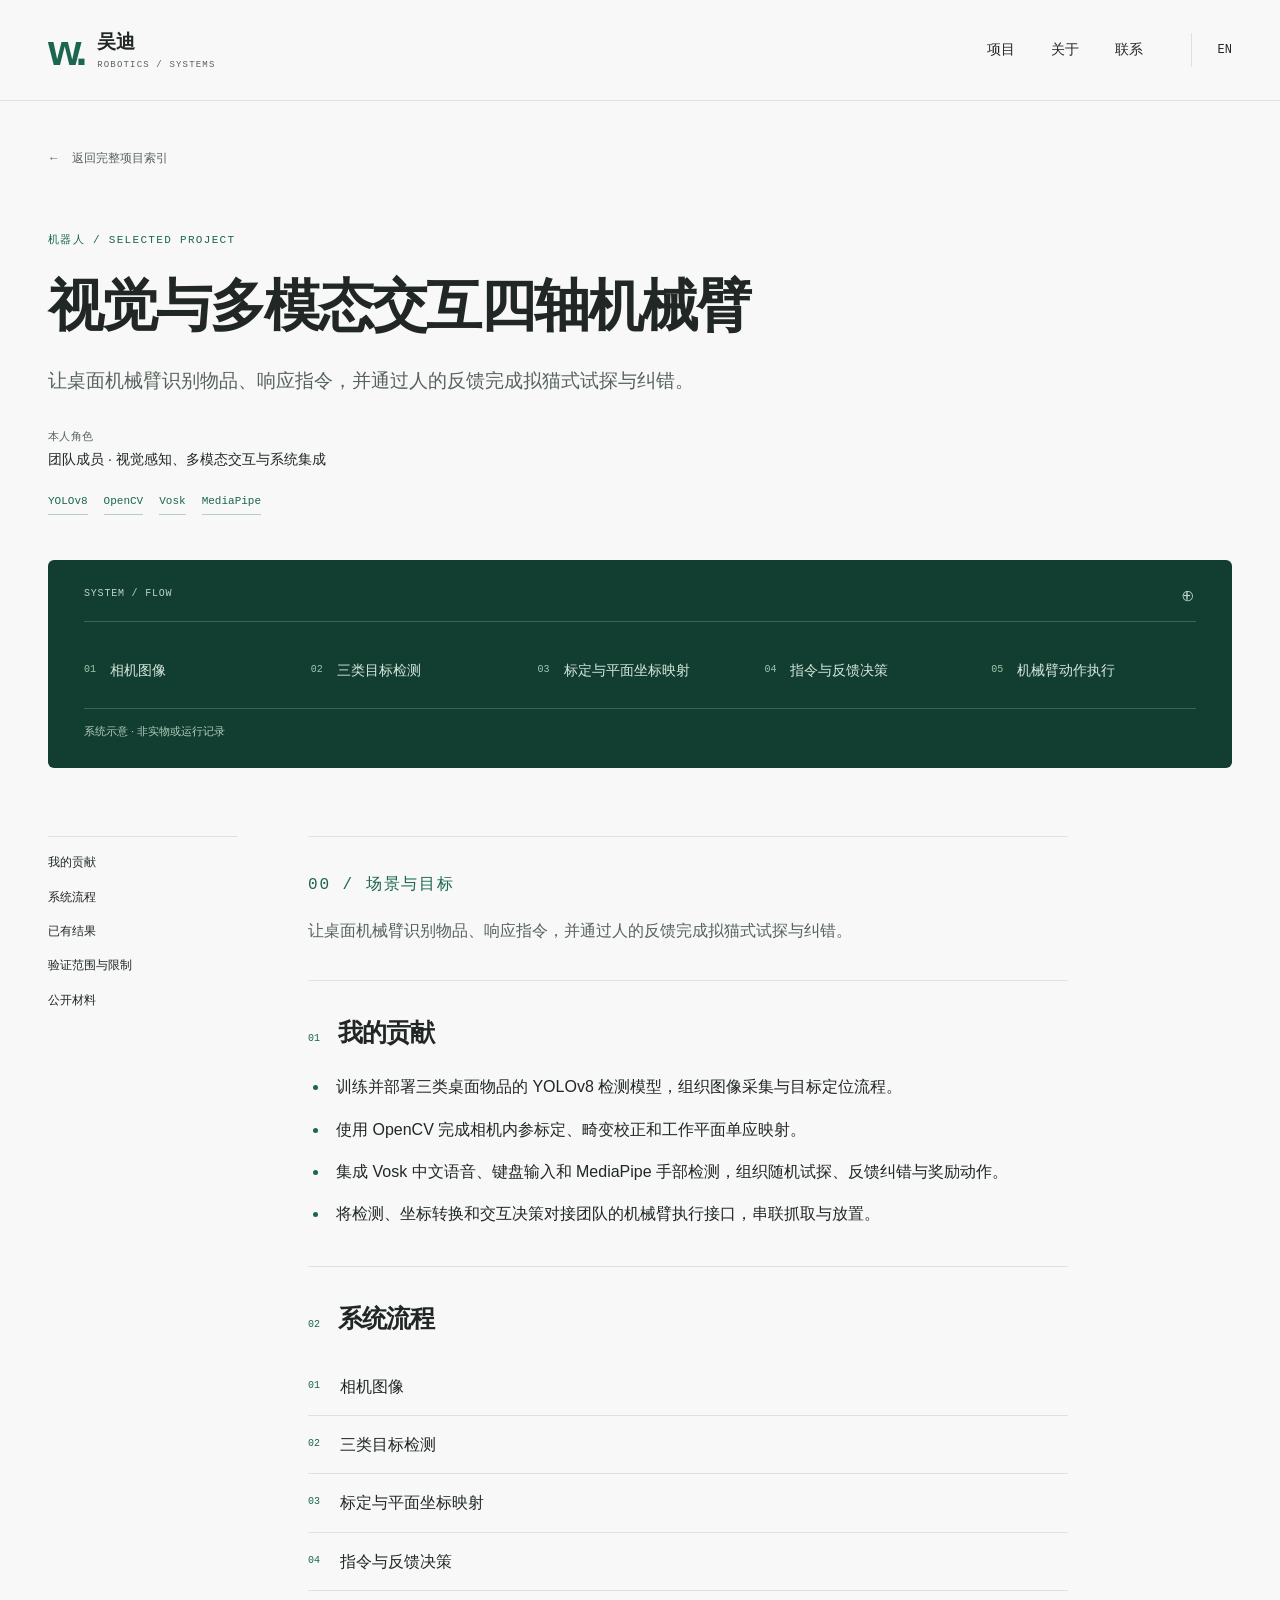
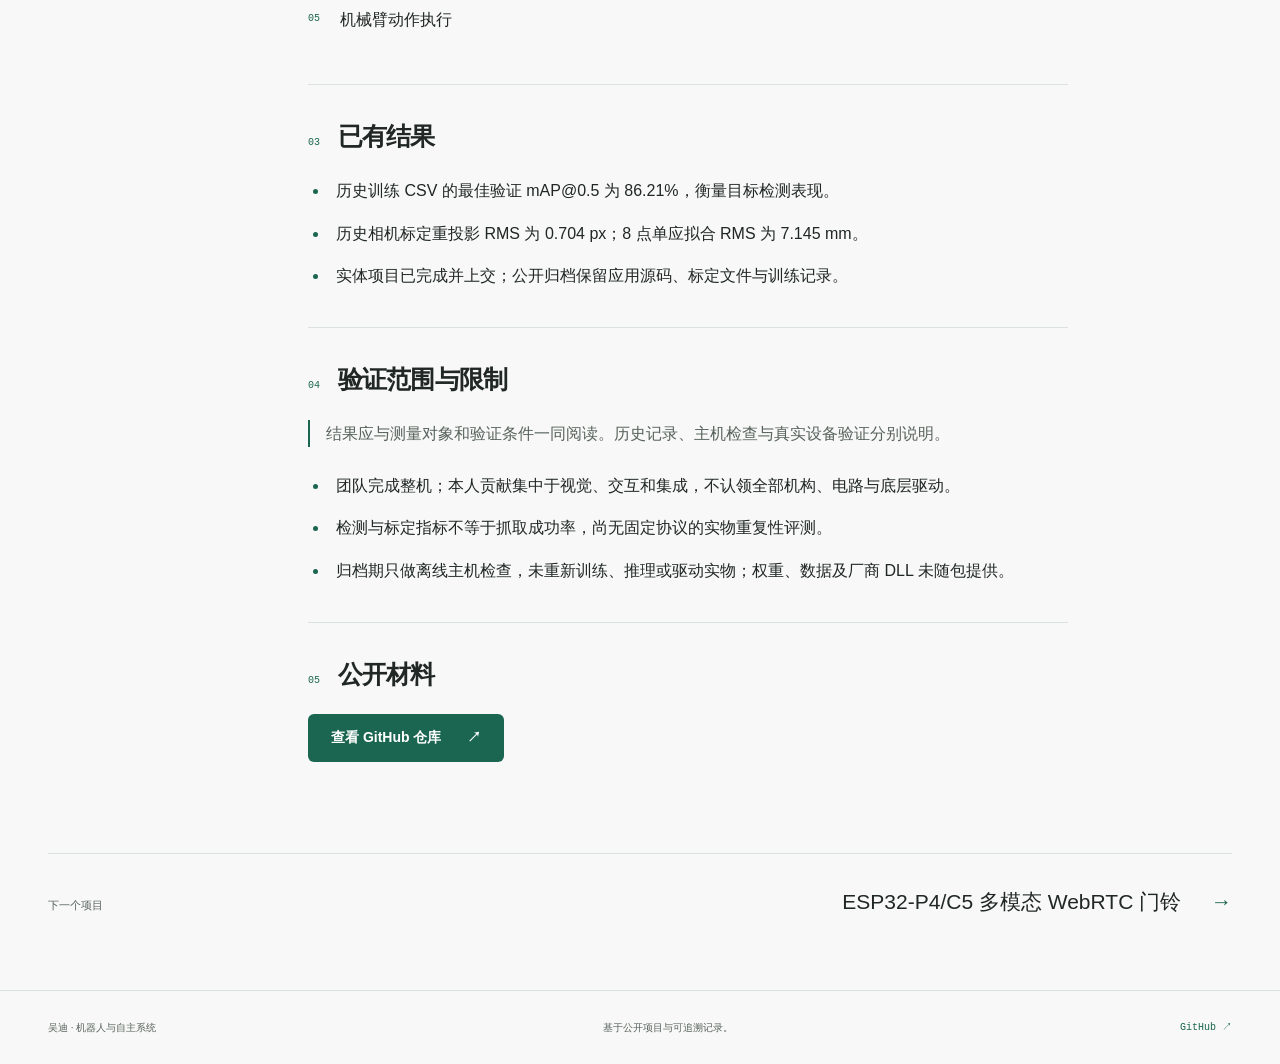
<file: projects/four-axis/index.html>
<!doctype html>
<html lang="zh-CN"><head><meta charset="utf-8"><meta name="viewport" content="width=device-width, initial-scale=1"><meta name="color-scheme" content="light"><meta name="theme-color" content="#F7F8F7"><title>视觉与多模态交互四轴机械臂 | 吴迪</title><meta name="description" content="让桌面机械臂识别物品、响应指令，并通过人的反馈完成拟猫式试探与纠错。"><link rel="canonical" href="https://wudi-tech.github.io/projects/four-axis/"><link rel="alternate" hreflang="zh-CN" href="https://wudi-tech.github.io/projects/four-axis/"><link rel="alternate" hreflang="en" href="https://wudi-tech.github.io/en/projects/four-axis/"><link rel="alternate" hreflang="x-default" href="https://wudi-tech.github.io/projects/four-axis/"><meta property="og:type" content="website"><meta property="og:title" content="视觉与多模态交互四轴机械臂 | 吴迪"><meta property="og:description" content="让桌面机械臂识别物品、响应指令，并通过人的反馈完成拟猫式试探与纠错。"><meta property="og:url" content="https://wudi-tech.github.io/projects/four-axis/"><meta property="og:locale" content="zh_CN"><link rel="icon" href="/assets/favicon.svg" type="image/svg+xml"><link rel="stylesheet" href="/assets/site.css"><script defer src="/assets/site.js"></script></head>
<body data-language="zh" data-alternate="/en/projects/four-axis/"><a class="skip-link" href="#main">跳至正文</a><header class="site-header"><div class="container header-inner">
    <a class="wordmark" href="/" aria-label="吴迪 — 首页"><span class="wordmark-symbol" aria-hidden="true">w.</span><span>吴迪<small>ROBOTICS / SYSTEMS</small></span></a>
    <button class="menu-toggle" aria-expanded="false" aria-controls="site-nav" hidden><span>菜单</span><span class="menu-lines" aria-hidden="true"></span></button>
    <nav id="site-nav" aria-label="主导航"><a href="/projects/">项目</a><a href="/#about">关于</a><a href="/#contact">联系</a><a class="language-link" href="/en/projects/four-axis/" lang="en" hreflang="en" data-language="en" aria-label="Switch to English">EN</a></nav>
  </div></header><main id="main" tabindex="-1"><div class="container detail-container"><a class="back-link" href="/projects/"><span aria-hidden="true">←</span> 返回完整项目索引</a><header class="detail-header"><p class="eyebrow">机器人 / SELECTED PROJECT</p><h1>视觉与多模态交互四轴机械臂</h1><p class="detail-summary">让桌面机械臂识别物品、响应指令，并通过人的反馈完成拟猫式试探与纠错。</p><dl class="project-meta"><div><dt>本人角色</dt><dd>团队成员 · 视觉感知、多模态交互与系统集成</dd></div></dl><ul class="tags" aria-label="Technologies"><li>YOLOv8</li><li>OpenCV</li><li>Vosk</li><li>MediaPipe</li></ul></header><figure class="system-figure ">
    <div class="diagram-head"><span>SYSTEM / FLOW</span><span aria-hidden="true">⊕</span></div>
    
    <ol class="diagram-flow"><li><span class="diagram-number">01</span><span>相机图像</span></li><li><span class="diagram-number">02</span><span>三类目标检测</span></li><li><span class="diagram-number">03</span><span>标定与平面坐标映射</span></li><li><span class="diagram-number">04</span><span>指令与反馈决策</span></li><li><span class="diagram-number">05</span><span>机械臂动作执行</span></li></ol>
    <figcaption>系统示意 · 非实物或运行记录</figcaption>
  </figure><div class="detail-body"><aside class="detail-nav" aria-label="本页目录"><a href="#contributions">我的贡献</a><a href="#flow">系统流程</a><a href="#results">已有结果</a><a href="#scope">验证范围与限制</a><a href="#materials">公开材料</a></aside><div class="detail-prose"><section class="prose-section"><p class="eyebrow">00 / 场景与目标</p><p>让桌面机械臂识别物品、响应指令，并通过人的反馈完成拟猫式试探与纠错。</p></section><section class="prose-section" id="contributions"><h2><span class="section-number">01</span>我的贡献</h2><ul class="prose-list"><li>训练并部署三类桌面物品的 YOLOv8 检测模型，组织图像采集与目标定位流程。</li><li>使用 OpenCV 完成相机内参标定、畸变校正和工作平面单应映射。</li><li>集成 Vosk 中文语音、键盘输入和 MediaPipe 手部检测，组织随机试探、反馈纠错与奖励动作。</li><li>将检测、坐标转换和交互决策对接团队的机械臂执行接口，串联抓取与放置。</li></ul></section><section class="prose-section" id="flow"><h2><span class="section-number">02</span>系统流程</h2><ol class="process-list"><li><span class="mono">01</span><span>相机图像</span></li><li><span class="mono">02</span><span>三类目标检测</span></li><li><span class="mono">03</span><span>标定与平面坐标映射</span></li><li><span class="mono">04</span><span>指令与反馈决策</span></li><li><span class="mono">05</span><span>机械臂动作执行</span></li></ol></section><section class="prose-section" id="results"><h2><span class="section-number">03</span>已有结果</h2><ul class="prose-list"><li>历史训练 CSV 的最佳验证 mAP@0.5 为 86.21%，衡量目标检测表现。</li><li>历史相机标定重投影 RMS 为 0.704 px；8 点单应拟合 RMS 为 7.145 mm。</li><li>实体项目已完成并上交；公开归档保留应用源码、标定文件与训练记录。</li></ul></section><section class="prose-section" id="scope"><h2><span class="section-number">04</span>验证范围与限制</h2><p class="scope-note">结果应与测量对象和验证条件一同阅读。历史记录、主机检查与真实设备验证分别说明。</p><ul class="prose-list"><li>团队完成整机；本人贡献集中于视觉、交互和集成，不认领全部机构、电路与底层驱动。</li><li>检测与标定指标不等于抓取成功率，尚无固定协议的实物重复性评测。</li><li>归档期只做离线主机检查，未重新训练、推理或驱动实物；权重、数据及厂商 DLL 未随包提供。</li></ul></section><section class="prose-section" id="materials"><h2><span class="section-number">05</span>公开材料</h2><a class="button button-primary" href="https://github.com/wudi-tech/4-axsi-robot">查看 GitHub 仓库 <span aria-hidden="true">↗</span></a></section></div></div><nav class="next-project" aria-label="下一个项目"><span>下一个项目</span><a href="/projects/doorbell/">ESP32-P4/C5 多模态 WebRTC 门铃 <span aria-hidden="true">→</span></a></nav></div></main><footer class="site-footer"><div class="container footer-inner"><span>吴迪 · 机器人与自主系统</span><span>基于公开项目与可追溯记录。</span><a href="https://github.com/wudi-tech">GitHub <span aria-hidden="true">↗</span></a></div></footer></body></html>
</file>
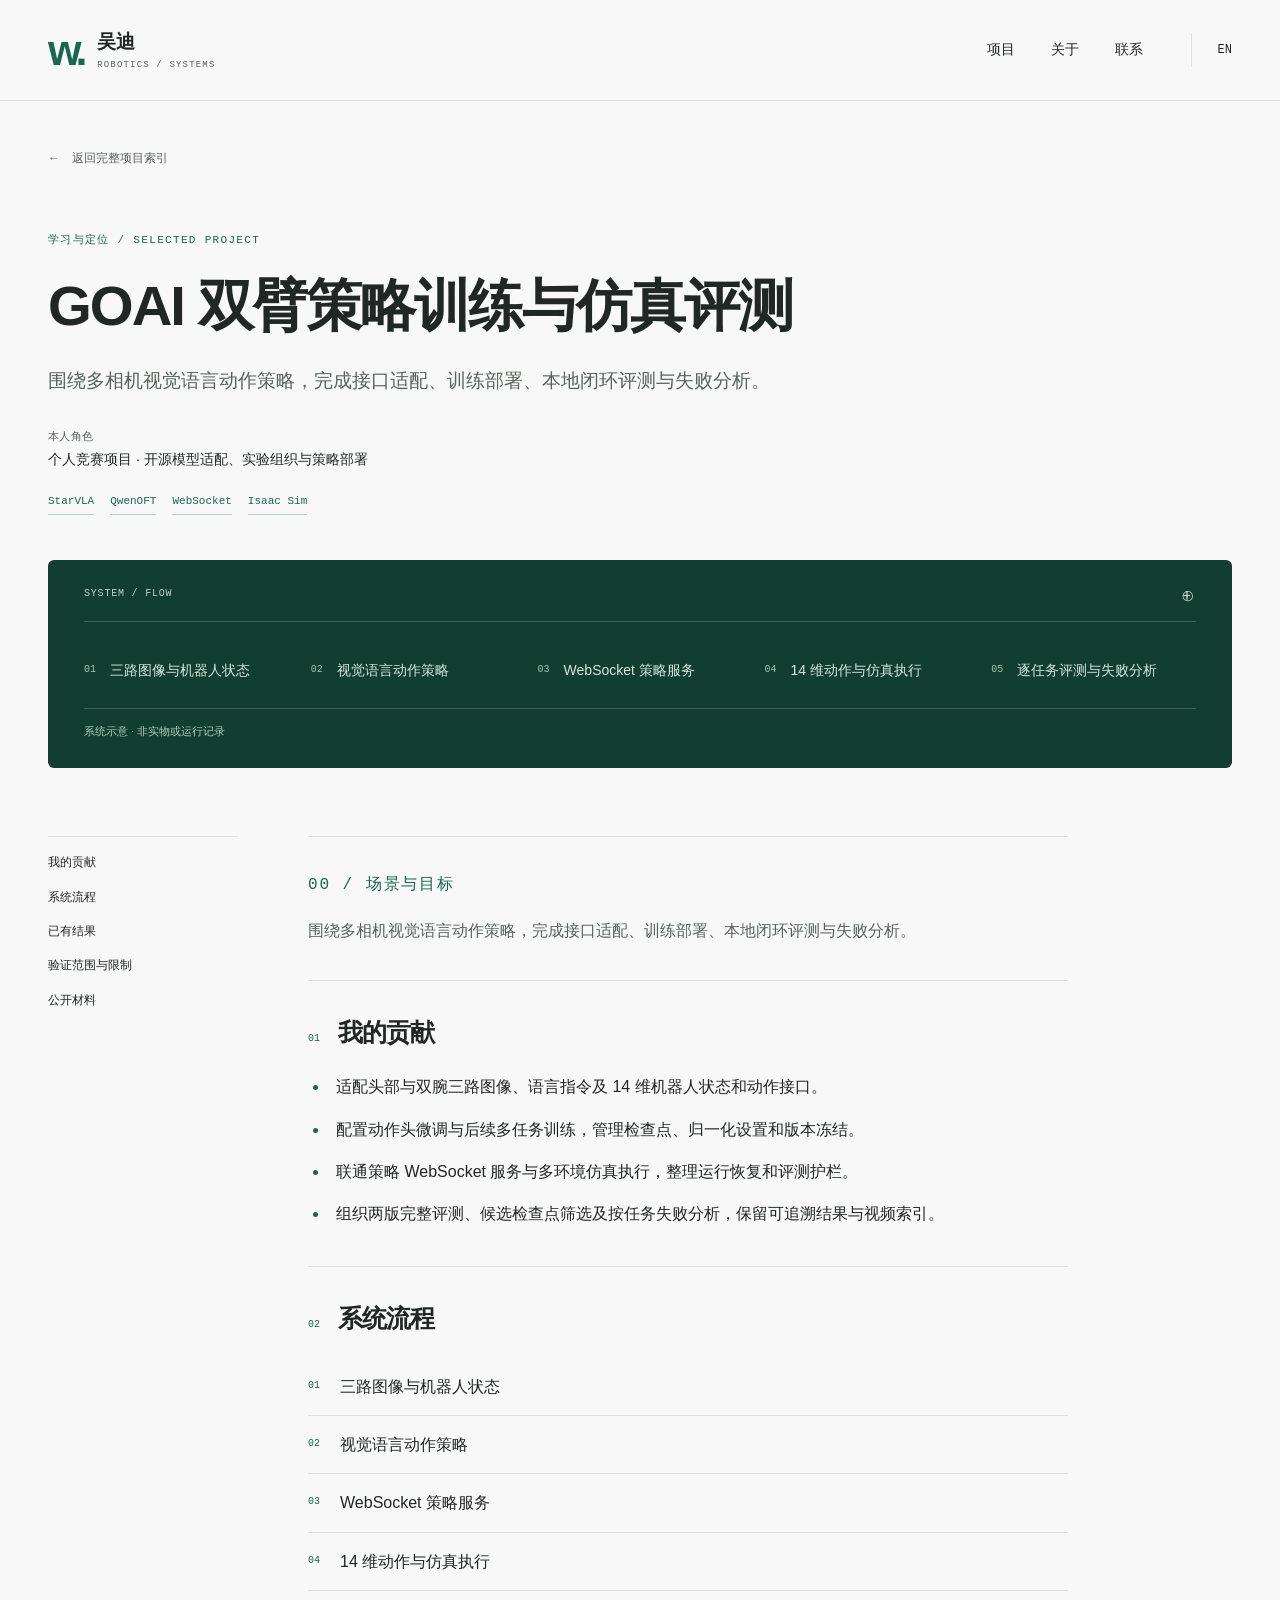
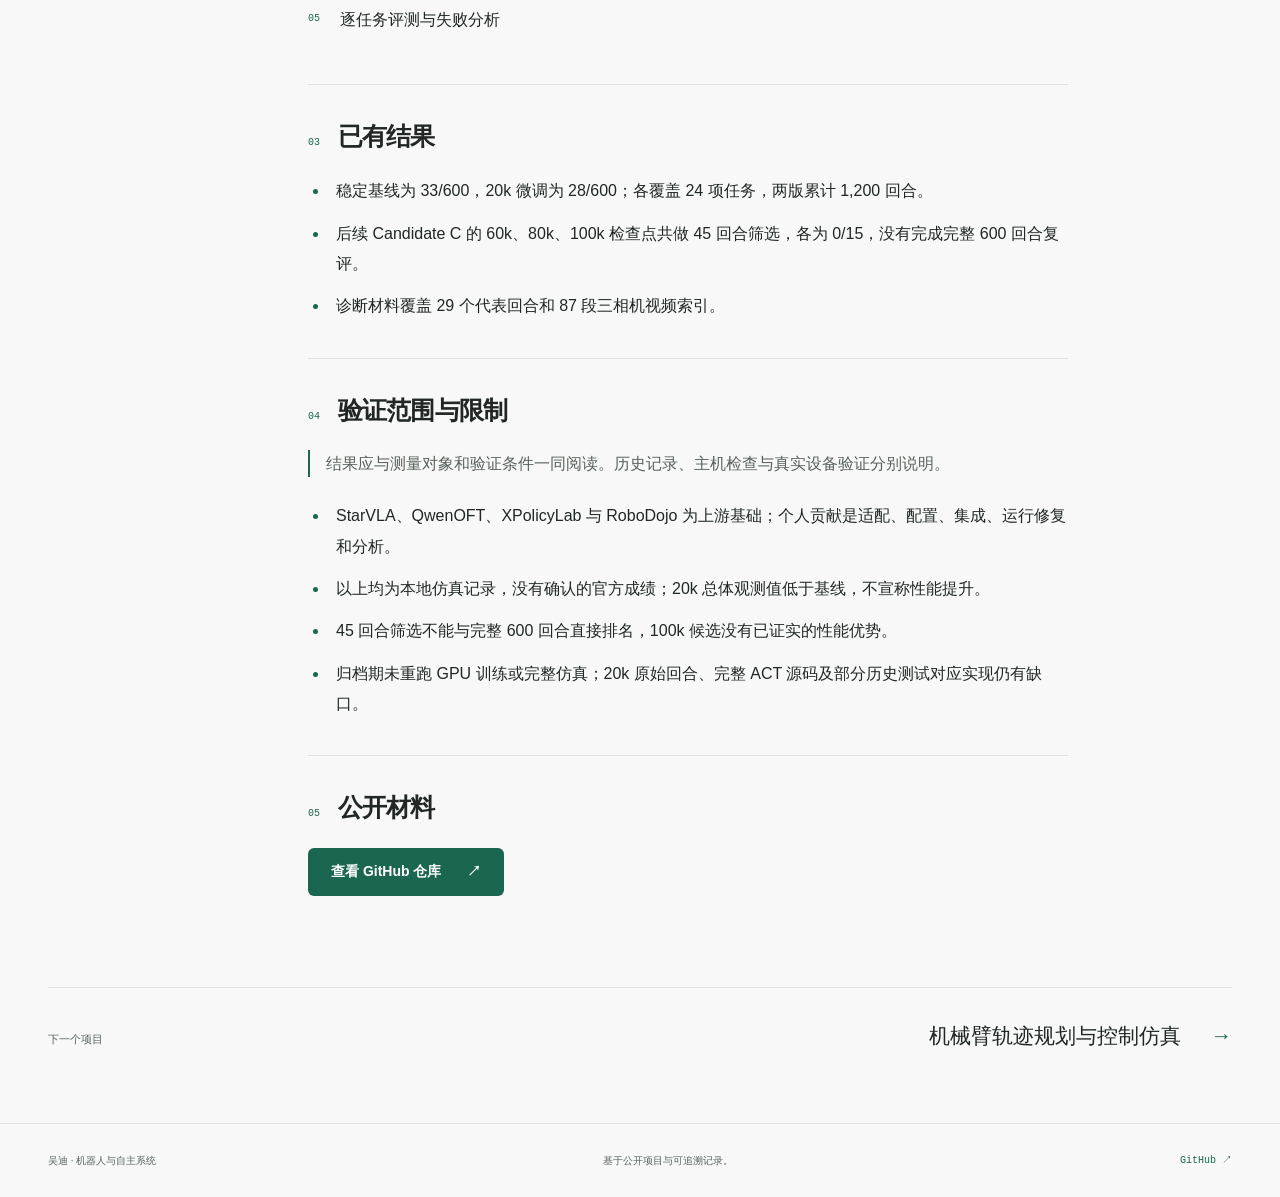
<file: projects/goai/index.html>
<!doctype html>
<html lang="zh-CN"><head><meta charset="utf-8"><meta name="viewport" content="width=device-width, initial-scale=1"><meta name="color-scheme" content="light"><meta name="theme-color" content="#F7F8F7"><title>GOAI 双臂策略训练与仿真评测 | 吴迪</title><meta name="description" content="围绕多相机视觉语言动作策略，完成接口适配、训练部署、本地闭环评测与失败分析。"><link rel="canonical" href="https://wudi-tech.github.io/projects/goai/"><link rel="alternate" hreflang="zh-CN" href="https://wudi-tech.github.io/projects/goai/"><link rel="alternate" hreflang="en" href="https://wudi-tech.github.io/en/projects/goai/"><link rel="alternate" hreflang="x-default" href="https://wudi-tech.github.io/projects/goai/"><meta property="og:type" content="website"><meta property="og:title" content="GOAI 双臂策略训练与仿真评测 | 吴迪"><meta property="og:description" content="围绕多相机视觉语言动作策略，完成接口适配、训练部署、本地闭环评测与失败分析。"><meta property="og:url" content="https://wudi-tech.github.io/projects/goai/"><meta property="og:locale" content="zh_CN"><link rel="icon" href="/assets/favicon.svg" type="image/svg+xml"><link rel="stylesheet" href="/assets/site.css"><script defer src="/assets/site.js"></script></head>
<body data-language="zh" data-alternate="/en/projects/goai/"><a class="skip-link" href="#main">跳至正文</a><header class="site-header"><div class="container header-inner">
    <a class="wordmark" href="/" aria-label="吴迪 — 首页"><span class="wordmark-symbol" aria-hidden="true">w.</span><span>吴迪<small>ROBOTICS / SYSTEMS</small></span></a>
    <button class="menu-toggle" aria-expanded="false" aria-controls="site-nav" hidden><span>菜单</span><span class="menu-lines" aria-hidden="true"></span></button>
    <nav id="site-nav" aria-label="主导航"><a href="/projects/">项目</a><a href="/#about">关于</a><a href="/#contact">联系</a><a class="language-link" href="/en/projects/goai/" lang="en" hreflang="en" data-language="en" aria-label="Switch to English">EN</a></nav>
  </div></header><main id="main" tabindex="-1"><div class="container detail-container"><a class="back-link" href="/projects/"><span aria-hidden="true">←</span> 返回完整项目索引</a><header class="detail-header"><p class="eyebrow">学习与定位 / SELECTED PROJECT</p><h1>GOAI 双臂策略训练与仿真评测</h1><p class="detail-summary">围绕多相机视觉语言动作策略，完成接口适配、训练部署、本地闭环评测与失败分析。</p><dl class="project-meta"><div><dt>本人角色</dt><dd>个人竞赛项目 · 开源模型适配、实验组织与策略部署</dd></div></dl><ul class="tags" aria-label="Technologies"><li>StarVLA</li><li>QwenOFT</li><li>WebSocket</li><li>Isaac Sim</li></ul></header><figure class="system-figure ">
    <div class="diagram-head"><span>SYSTEM / FLOW</span><span aria-hidden="true">⊕</span></div>
    
    <ol class="diagram-flow"><li><span class="diagram-number">01</span><span>三路图像与机器人状态</span></li><li><span class="diagram-number">02</span><span>视觉语言动作策略</span></li><li><span class="diagram-number">03</span><span>WebSocket 策略服务</span></li><li><span class="diagram-number">04</span><span>14 维动作与仿真执行</span></li><li><span class="diagram-number">05</span><span>逐任务评测与失败分析</span></li></ol>
    <figcaption>系统示意 · 非实物或运行记录</figcaption>
  </figure><div class="detail-body"><aside class="detail-nav" aria-label="本页目录"><a href="#contributions">我的贡献</a><a href="#flow">系统流程</a><a href="#results">已有结果</a><a href="#scope">验证范围与限制</a><a href="#materials">公开材料</a></aside><div class="detail-prose"><section class="prose-section"><p class="eyebrow">00 / 场景与目标</p><p>围绕多相机视觉语言动作策略，完成接口适配、训练部署、本地闭环评测与失败分析。</p></section><section class="prose-section" id="contributions"><h2><span class="section-number">01</span>我的贡献</h2><ul class="prose-list"><li>适配头部与双腕三路图像、语言指令及 14 维机器人状态和动作接口。</li><li>配置动作头微调与后续多任务训练，管理检查点、归一化设置和版本冻结。</li><li>联通策略 WebSocket 服务与多环境仿真执行，整理运行恢复和评测护栏。</li><li>组织两版完整评测、候选检查点筛选及按任务失败分析，保留可追溯结果与视频索引。</li></ul></section><section class="prose-section" id="flow"><h2><span class="section-number">02</span>系统流程</h2><ol class="process-list"><li><span class="mono">01</span><span>三路图像与机器人状态</span></li><li><span class="mono">02</span><span>视觉语言动作策略</span></li><li><span class="mono">03</span><span>WebSocket 策略服务</span></li><li><span class="mono">04</span><span>14 维动作与仿真执行</span></li><li><span class="mono">05</span><span>逐任务评测与失败分析</span></li></ol></section><section class="prose-section" id="results"><h2><span class="section-number">03</span>已有结果</h2><ul class="prose-list"><li>稳定基线为 33/600，20k 微调为 28/600；各覆盖 24 项任务，两版累计 1,200 回合。</li><li>后续 Candidate C 的 60k、80k、100k 检查点共做 45 回合筛选，各为 0/15，没有完成完整 600 回合复评。</li><li>诊断材料覆盖 29 个代表回合和 87 段三相机视频索引。</li></ul></section><section class="prose-section" id="scope"><h2><span class="section-number">04</span>验证范围与限制</h2><p class="scope-note">结果应与测量对象和验证条件一同阅读。历史记录、主机检查与真实设备验证分别说明。</p><ul class="prose-list"><li>StarVLA、QwenOFT、XPolicyLab 与 RoboDojo 为上游基础；个人贡献是适配、配置、集成、运行修复和分析。</li><li>以上均为本地仿真记录，没有确认的官方成绩；20k 总体观测值低于基线，不宣称性能提升。</li><li>45 回合筛选不能与完整 600 回合直接排名，100k 候选没有已证实的性能优势。</li><li>归档期未重跑 GPU 训练或完整仿真；20k 原始回合、完整 ACT 源码及部分历史测试对应实现仍有缺口。</li></ul></section><section class="prose-section" id="materials"><h2><span class="section-number">05</span>公开材料</h2><a class="button button-primary" href="https://github.com/wudi-tech/goai-starvla-qwenoft-embodied-future">查看 GitHub 仓库 <span aria-hidden="true">↗</span></a></section></div></div><nav class="next-project" aria-label="下一个项目"><span>下一个项目</span><a href="/projects/trajectory/">机械臂轨迹规划与控制仿真 <span aria-hidden="true">→</span></a></nav></div></main><footer class="site-footer"><div class="container footer-inner"><span>吴迪 · 机器人与自主系统</span><span>基于公开项目与可追溯记录。</span><a href="https://github.com/wudi-tech">GitHub <span aria-hidden="true">↗</span></a></div></footer></body></html>
</file>
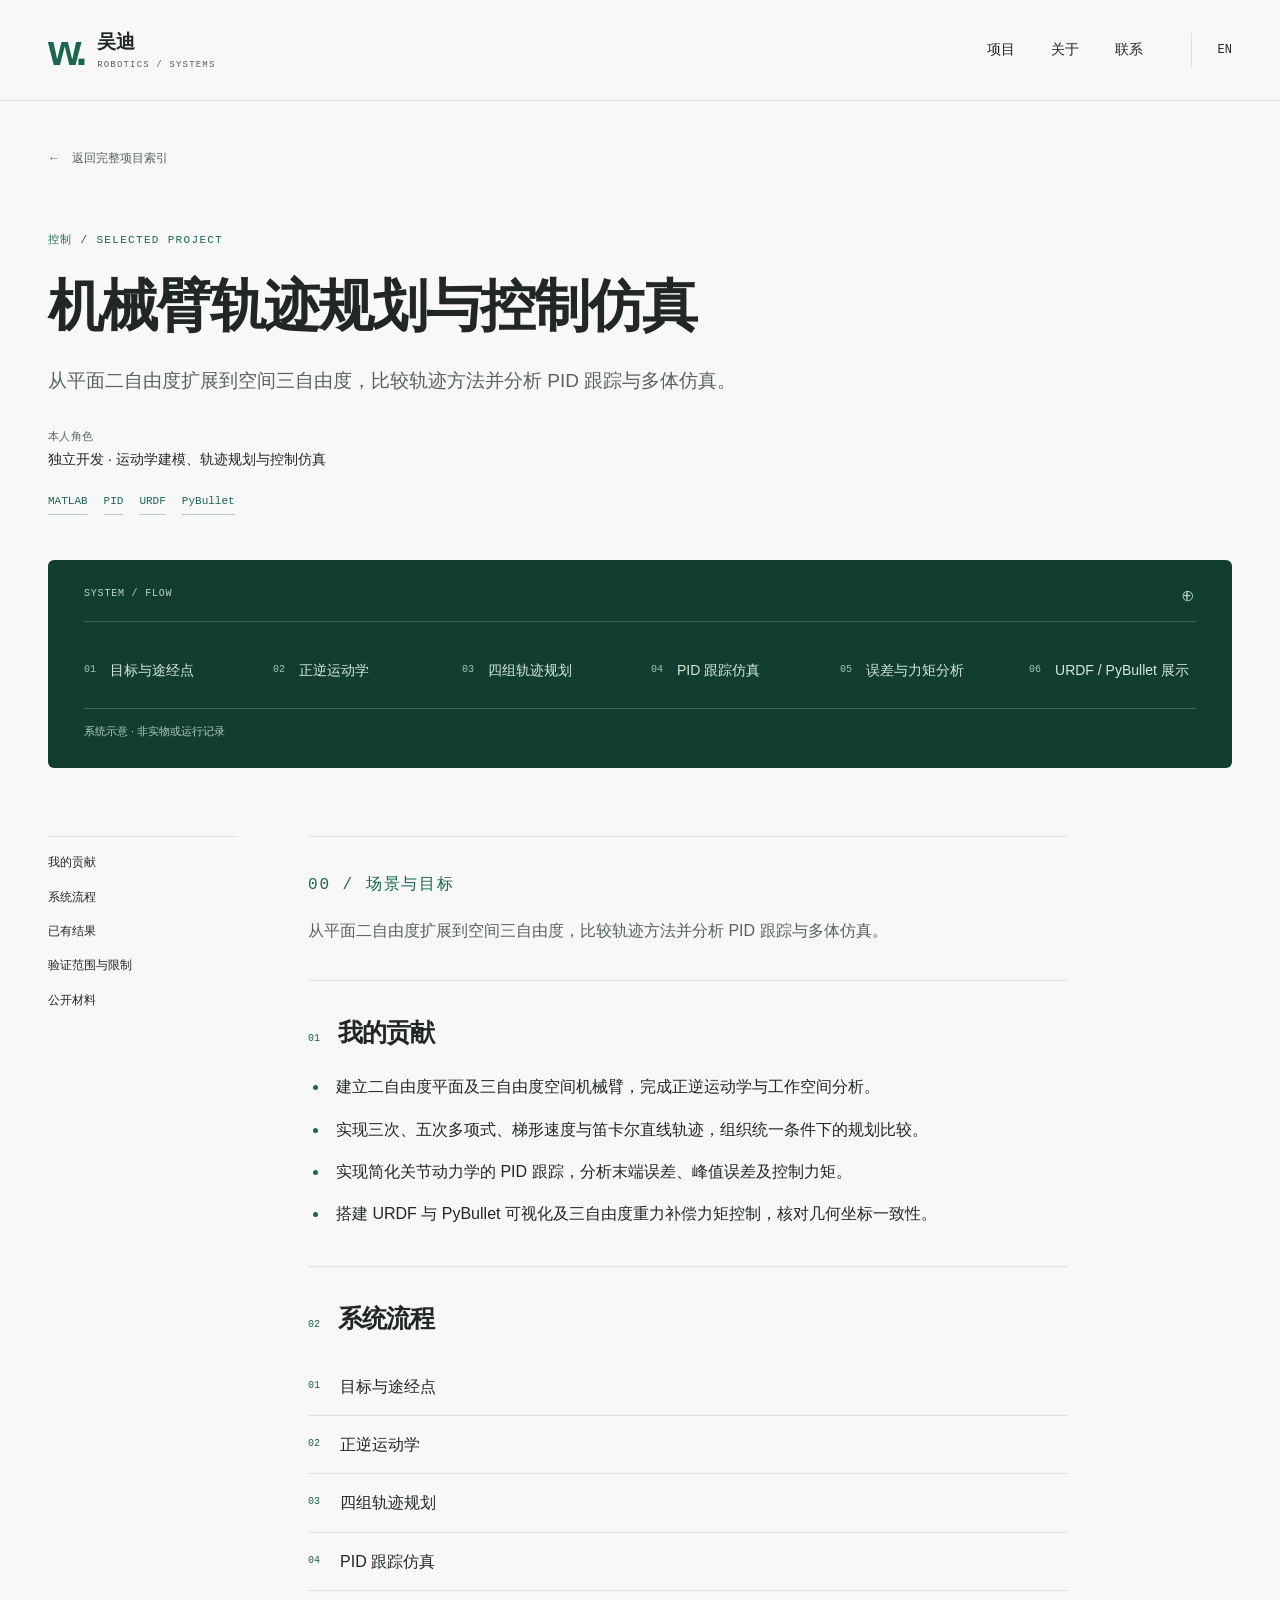
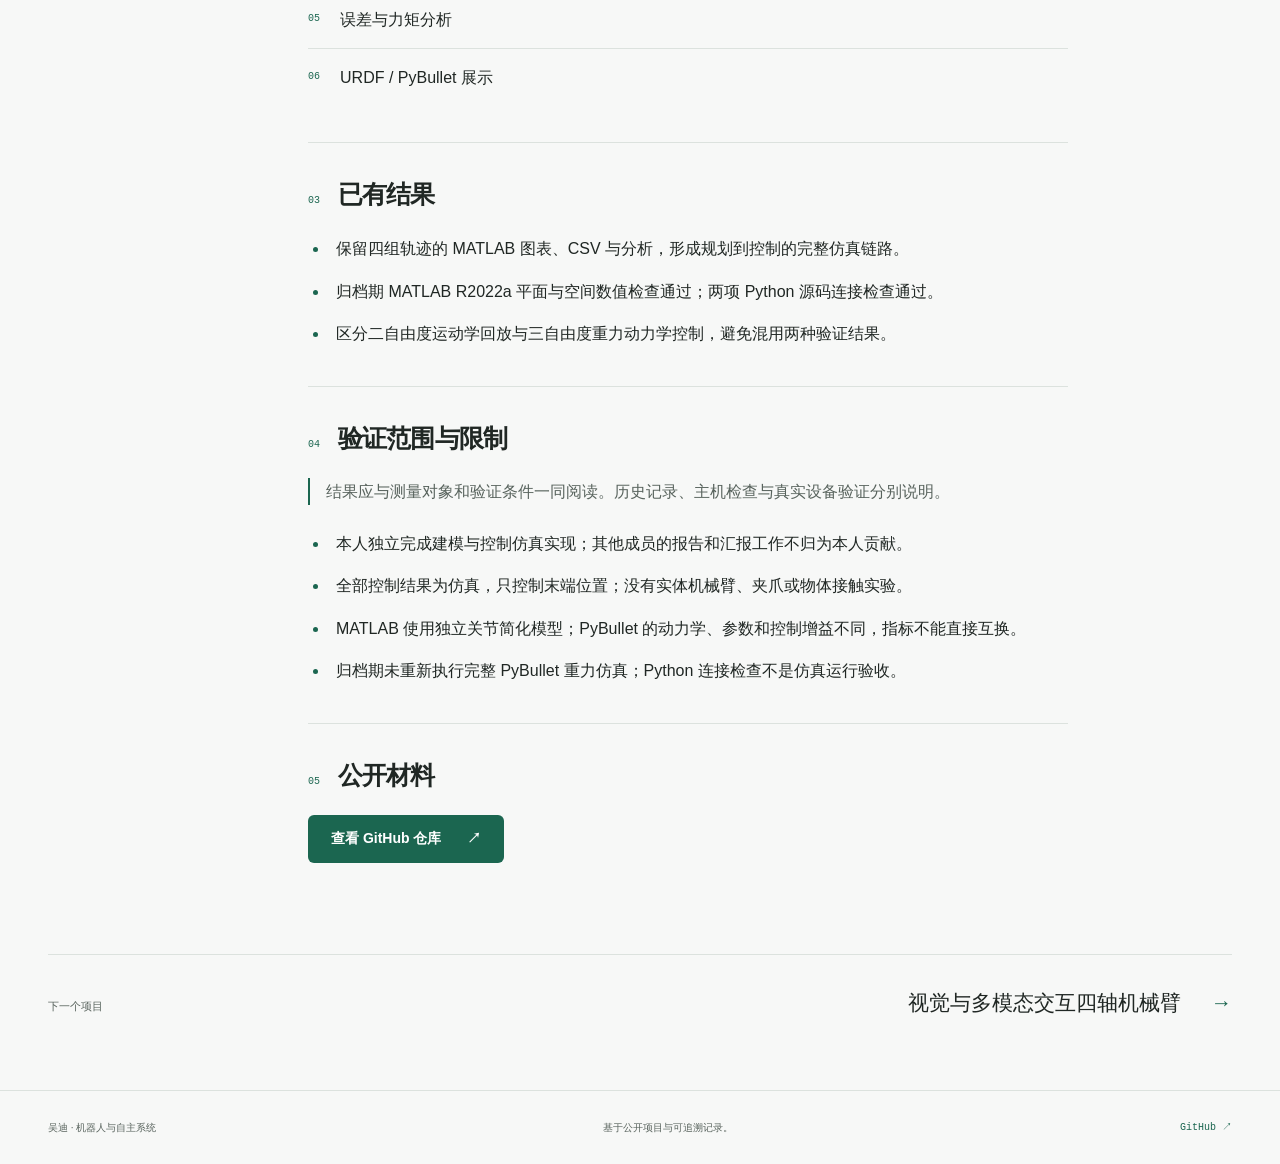
<file: projects/trajectory/index.html>
<!doctype html>
<html lang="zh-CN"><head><meta charset="utf-8"><meta name="viewport" content="width=device-width, initial-scale=1"><meta name="color-scheme" content="light"><meta name="theme-color" content="#F7F8F7"><title>机械臂轨迹规划与控制仿真 | 吴迪</title><meta name="description" content="从平面二自由度扩展到空间三自由度，比较轨迹方法并分析 PID 跟踪与多体仿真。"><link rel="canonical" href="https://wudi-tech.github.io/projects/trajectory/"><link rel="alternate" hreflang="zh-CN" href="https://wudi-tech.github.io/projects/trajectory/"><link rel="alternate" hreflang="en" href="https://wudi-tech.github.io/en/projects/trajectory/"><link rel="alternate" hreflang="x-default" href="https://wudi-tech.github.io/projects/trajectory/"><meta property="og:type" content="website"><meta property="og:title" content="机械臂轨迹规划与控制仿真 | 吴迪"><meta property="og:description" content="从平面二自由度扩展到空间三自由度，比较轨迹方法并分析 PID 跟踪与多体仿真。"><meta property="og:url" content="https://wudi-tech.github.io/projects/trajectory/"><meta property="og:locale" content="zh_CN"><link rel="icon" href="/assets/favicon.svg" type="image/svg+xml"><link rel="stylesheet" href="/assets/site.css"><script defer src="/assets/site.js"></script></head>
<body data-language="zh" data-alternate="/en/projects/trajectory/"><a class="skip-link" href="#main">跳至正文</a><header class="site-header"><div class="container header-inner">
    <a class="wordmark" href="/" aria-label="吴迪 — 首页"><span class="wordmark-symbol" aria-hidden="true">w.</span><span>吴迪<small>ROBOTICS / SYSTEMS</small></span></a>
    <button class="menu-toggle" aria-expanded="false" aria-controls="site-nav" hidden><span>菜单</span><span class="menu-lines" aria-hidden="true"></span></button>
    <nav id="site-nav" aria-label="主导航"><a href="/projects/">项目</a><a href="/#about">关于</a><a href="/#contact">联系</a><a class="language-link" href="/en/projects/trajectory/" lang="en" hreflang="en" data-language="en" aria-label="Switch to English">EN</a></nav>
  </div></header><main id="main" tabindex="-1"><div class="container detail-container"><a class="back-link" href="/projects/"><span aria-hidden="true">←</span> 返回完整项目索引</a><header class="detail-header"><p class="eyebrow">控制 / SELECTED PROJECT</p><h1>机械臂轨迹规划与控制仿真</h1><p class="detail-summary">从平面二自由度扩展到空间三自由度，比较轨迹方法并分析 PID 跟踪与多体仿真。</p><dl class="project-meta"><div><dt>本人角色</dt><dd>独立开发 · 运动学建模、轨迹规划与控制仿真</dd></div></dl><ul class="tags" aria-label="Technologies"><li>MATLAB</li><li>PID</li><li>URDF</li><li>PyBullet</li></ul></header><figure class="system-figure ">
    <div class="diagram-head"><span>SYSTEM / FLOW</span><span aria-hidden="true">⊕</span></div>
    
    <ol class="diagram-flow"><li><span class="diagram-number">01</span><span>目标与途经点</span></li><li><span class="diagram-number">02</span><span>正逆运动学</span></li><li><span class="diagram-number">03</span><span>四组轨迹规划</span></li><li><span class="diagram-number">04</span><span>PID 跟踪仿真</span></li><li><span class="diagram-number">05</span><span>误差与力矩分析</span></li><li><span class="diagram-number">06</span><span>URDF / PyBullet 展示</span></li></ol>
    <figcaption>系统示意 · 非实物或运行记录</figcaption>
  </figure><div class="detail-body"><aside class="detail-nav" aria-label="本页目录"><a href="#contributions">我的贡献</a><a href="#flow">系统流程</a><a href="#results">已有结果</a><a href="#scope">验证范围与限制</a><a href="#materials">公开材料</a></aside><div class="detail-prose"><section class="prose-section"><p class="eyebrow">00 / 场景与目标</p><p>从平面二自由度扩展到空间三自由度，比较轨迹方法并分析 PID 跟踪与多体仿真。</p></section><section class="prose-section" id="contributions"><h2><span class="section-number">01</span>我的贡献</h2><ul class="prose-list"><li>建立二自由度平面及三自由度空间机械臂，完成正逆运动学与工作空间分析。</li><li>实现三次、五次多项式、梯形速度与笛卡尔直线轨迹，组织统一条件下的规划比较。</li><li>实现简化关节动力学的 PID 跟踪，分析末端误差、峰值误差及控制力矩。</li><li>搭建 URDF 与 PyBullet 可视化及三自由度重力补偿力矩控制，核对几何坐标一致性。</li></ul></section><section class="prose-section" id="flow"><h2><span class="section-number">02</span>系统流程</h2><ol class="process-list"><li><span class="mono">01</span><span>目标与途经点</span></li><li><span class="mono">02</span><span>正逆运动学</span></li><li><span class="mono">03</span><span>四组轨迹规划</span></li><li><span class="mono">04</span><span>PID 跟踪仿真</span></li><li><span class="mono">05</span><span>误差与力矩分析</span></li><li><span class="mono">06</span><span>URDF / PyBullet 展示</span></li></ol></section><section class="prose-section" id="results"><h2><span class="section-number">03</span>已有结果</h2><ul class="prose-list"><li>保留四组轨迹的 MATLAB 图表、CSV 与分析，形成规划到控制的完整仿真链路。</li><li>归档期 MATLAB R2022a 平面与空间数值检查通过；两项 Python 源码连接检查通过。</li><li>区分二自由度运动学回放与三自由度重力动力学控制，避免混用两种验证结果。</li></ul></section><section class="prose-section" id="scope"><h2><span class="section-number">04</span>验证范围与限制</h2><p class="scope-note">结果应与测量对象和验证条件一同阅读。历史记录、主机检查与真实设备验证分别说明。</p><ul class="prose-list"><li>本人独立完成建模与控制仿真实现；其他成员的报告和汇报工作不归为本人贡献。</li><li>全部控制结果为仿真，只控制末端位置；没有实体机械臂、夹爪或物体接触实验。</li><li>MATLAB 使用独立关节简化模型；PyBullet 的动力学、参数和控制增益不同，指标不能直接互换。</li><li>归档期未重新执行完整 PyBullet 重力仿真；Python 连接检查不是仿真运行验收。</li></ul></section><section class="prose-section" id="materials"><h2><span class="section-number">05</span>公开材料</h2><a class="button button-primary" href="https://github.com/wudi-tech/robot-arm-trajectory-control">查看 GitHub 仓库 <span aria-hidden="true">↗</span></a></section></div></div><nav class="next-project" aria-label="下一个项目"><span>下一个项目</span><a href="/projects/four-axis/">视觉与多模态交互四轴机械臂 <span aria-hidden="true">→</span></a></nav></div></main><footer class="site-footer"><div class="container footer-inner"><span>吴迪 · 机器人与自主系统</span><span>基于公开项目与可追溯记录。</span><a href="https://github.com/wudi-tech">GitHub <span aria-hidden="true">↗</span></a></div></footer></body></html>
</file>
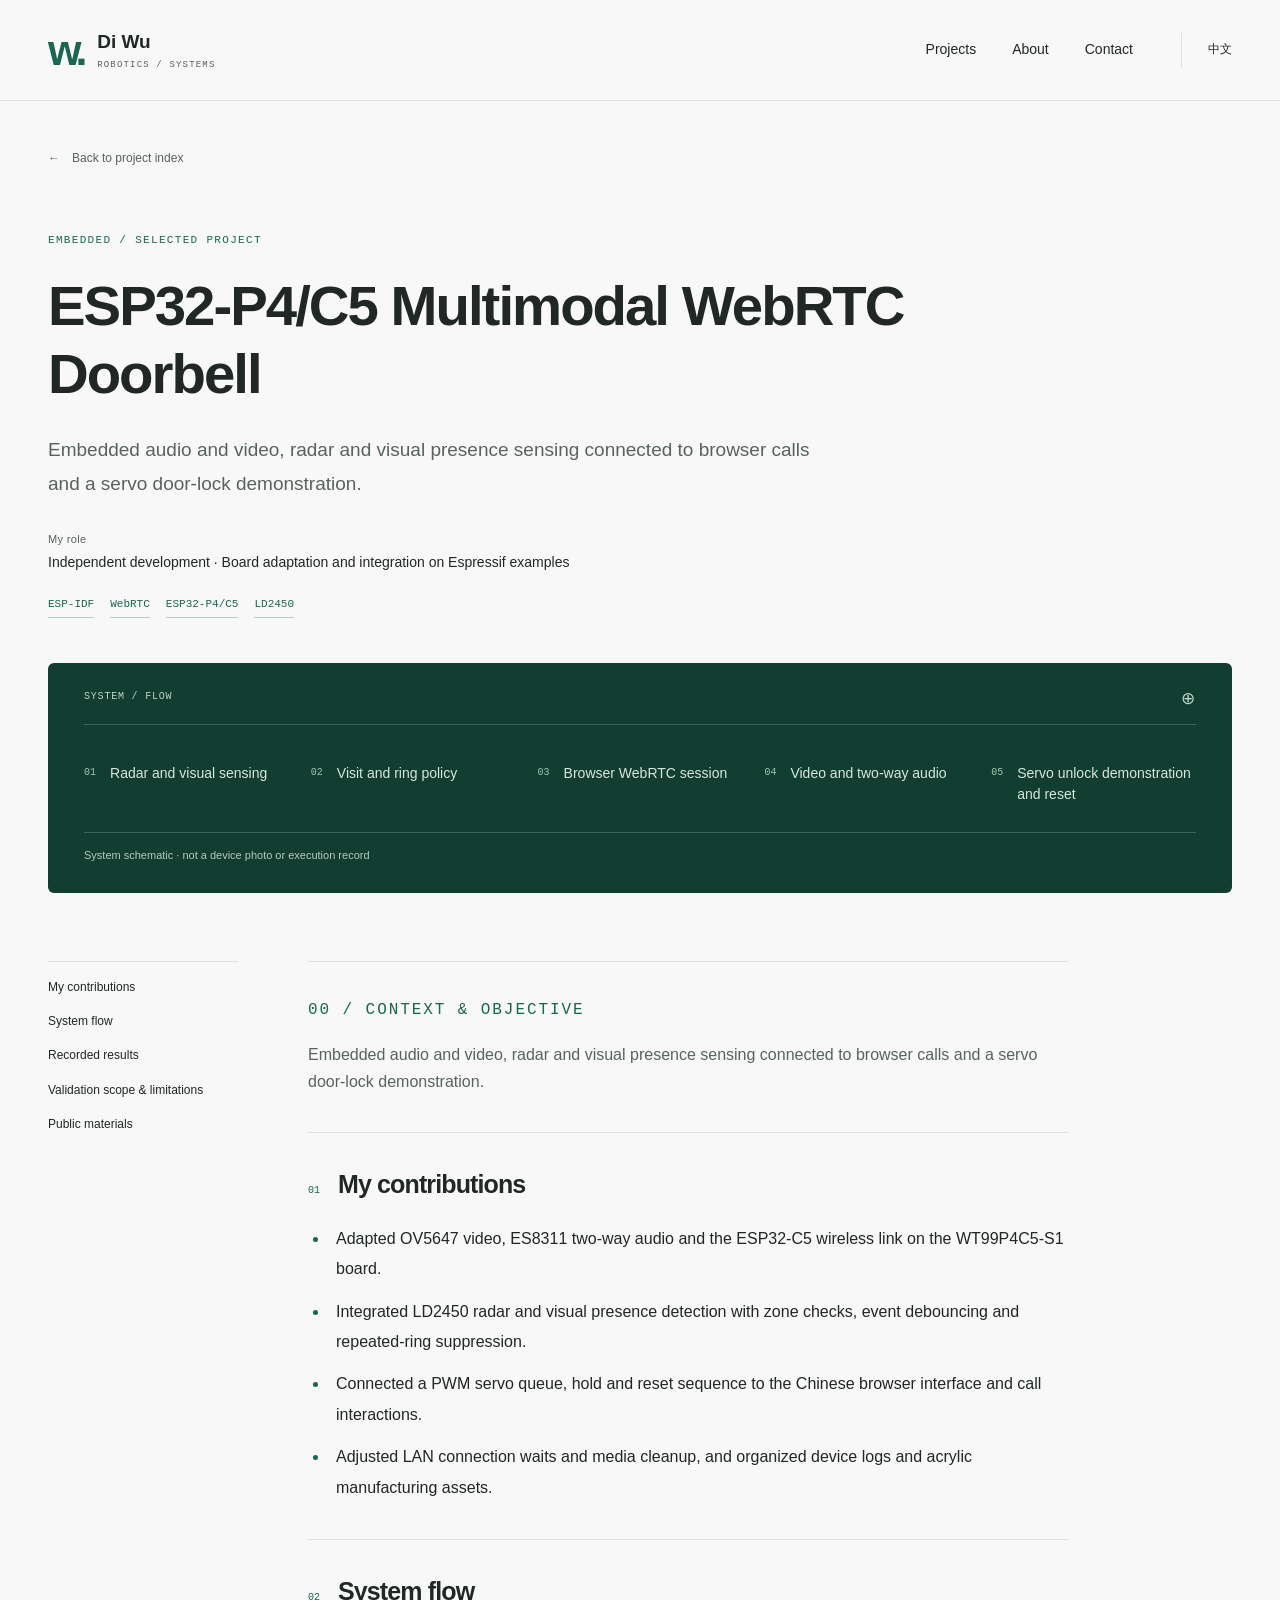
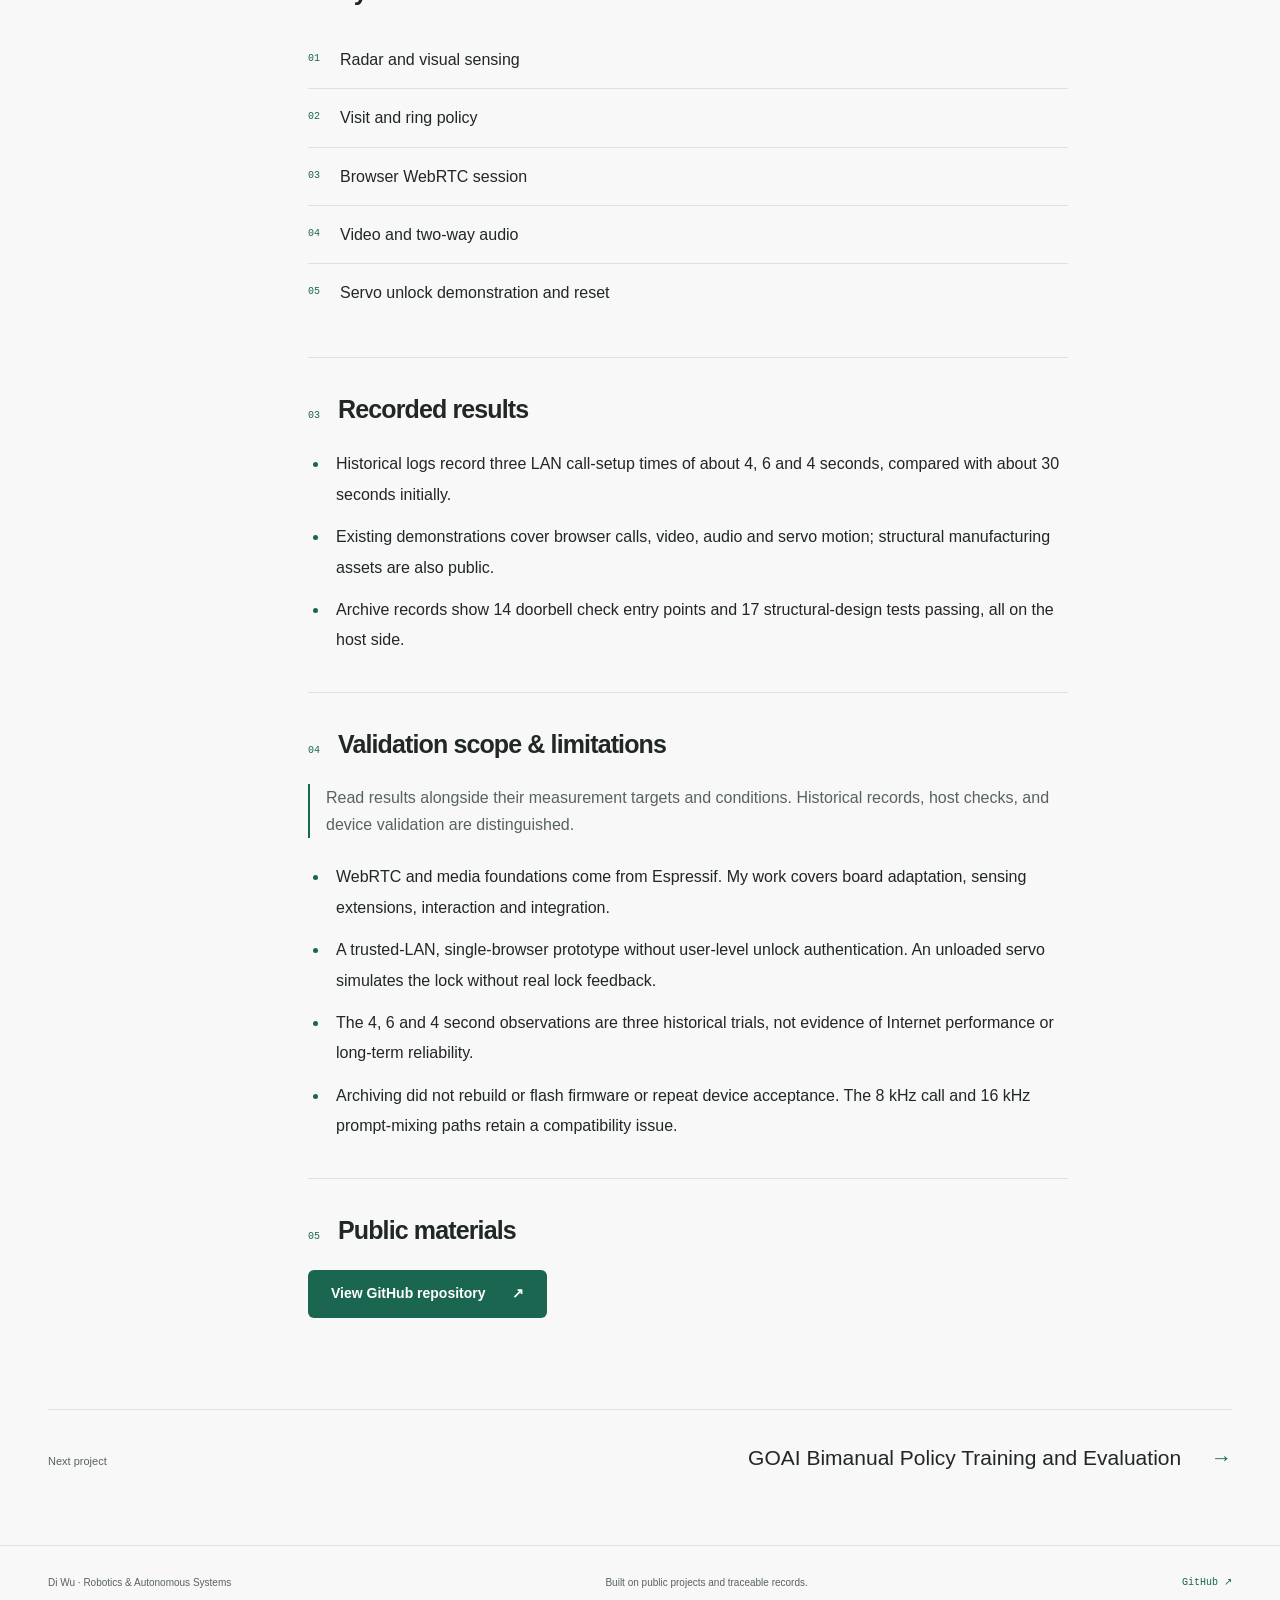
<file: en/projects/doorbell/index.html>
<!doctype html>
<html lang="en"><head><meta charset="utf-8"><meta name="viewport" content="width=device-width, initial-scale=1"><meta name="color-scheme" content="light"><meta name="theme-color" content="#F7F8F7"><title>ESP32-P4/C5 Multimodal WebRTC Doorbell | Di Wu</title><meta name="description" content="Embedded audio and video, radar and visual presence sensing connected to browser calls and a servo door-lock demonstration."><link rel="canonical" href="https://wudi-tech.github.io/en/projects/doorbell/"><link rel="alternate" hreflang="zh-CN" href="https://wudi-tech.github.io/projects/doorbell/"><link rel="alternate" hreflang="en" href="https://wudi-tech.github.io/en/projects/doorbell/"><link rel="alternate" hreflang="x-default" href="https://wudi-tech.github.io/projects/doorbell/"><meta property="og:type" content="website"><meta property="og:title" content="ESP32-P4/C5 Multimodal WebRTC Doorbell | Di Wu"><meta property="og:description" content="Embedded audio and video, radar and visual presence sensing connected to browser calls and a servo door-lock demonstration."><meta property="og:url" content="https://wudi-tech.github.io/en/projects/doorbell/"><meta property="og:locale" content="en_US"><link rel="icon" href="/assets/favicon.svg" type="image/svg+xml"><link rel="stylesheet" href="/assets/site.css"><script defer src="/assets/site.js"></script></head>
<body data-language="en" data-alternate="/projects/doorbell/"><a class="skip-link" href="#main">Skip to content</a><header class="site-header"><div class="container header-inner">
    <a class="wordmark" href="/en/" aria-label="Di Wu — Home"><span class="wordmark-symbol" aria-hidden="true">w.</span><span>Di Wu<small>ROBOTICS / SYSTEMS</small></span></a>
    <button class="menu-toggle" aria-expanded="false" aria-controls="site-nav" hidden><span>Menu</span><span class="menu-lines" aria-hidden="true"></span></button>
    <nav id="site-nav" aria-label="Main navigation"><a href="/en/projects/">Projects</a><a href="/en/#about">About</a><a href="/en/#contact">Contact</a><a class="language-link" href="/projects/doorbell/" lang="zh-CN" hreflang="zh-CN" data-language="zh" aria-label="切换到中文">中文</a></nav>
  </div></header><main id="main" tabindex="-1"><div class="container detail-container"><a class="back-link" href="/en/projects/"><span aria-hidden="true">←</span> Back to project index</a><header class="detail-header"><p class="eyebrow">Embedded / SELECTED PROJECT</p><h1>ESP32-P4/C5 Multimodal WebRTC Doorbell</h1><p class="detail-summary">Embedded audio and video, radar and visual presence sensing connected to browser calls and a servo door-lock demonstration.</p><dl class="project-meta"><div><dt>My role</dt><dd>Independent development · Board adaptation and integration on Espressif examples</dd></div></dl><ul class="tags" aria-label="Technologies"><li>ESP-IDF</li><li>WebRTC</li><li>ESP32-P4/C5</li><li>LD2450</li></ul></header><figure class="system-figure ">
    <div class="diagram-head"><span>SYSTEM / FLOW</span><span aria-hidden="true">⊕</span></div>
    
    <ol class="diagram-flow"><li><span class="diagram-number">01</span><span>Radar and visual sensing</span></li><li><span class="diagram-number">02</span><span>Visit and ring policy</span></li><li><span class="diagram-number">03</span><span>Browser WebRTC session</span></li><li><span class="diagram-number">04</span><span>Video and two-way audio</span></li><li><span class="diagram-number">05</span><span>Servo unlock demonstration and reset</span></li></ol>
    <figcaption>System schematic · not a device photo or execution record</figcaption>
  </figure><div class="detail-body"><aside class="detail-nav" aria-label="On this page"><a href="#contributions">My contributions</a><a href="#flow">System flow</a><a href="#results">Recorded results</a><a href="#scope">Validation scope & limitations</a><a href="#materials">Public materials</a></aside><div class="detail-prose"><section class="prose-section"><p class="eyebrow">00 / Context & objective</p><p>Embedded audio and video, radar and visual presence sensing connected to browser calls and a servo door-lock demonstration.</p></section><section class="prose-section" id="contributions"><h2><span class="section-number">01</span>My contributions</h2><ul class="prose-list"><li>Adapted OV5647 video, ES8311 two-way audio and the ESP32-C5 wireless link on the WT99P4C5-S1 board.</li><li>Integrated LD2450 radar and visual presence detection with zone checks, event debouncing and repeated-ring suppression.</li><li>Connected a PWM servo queue, hold and reset sequence to the Chinese browser interface and call interactions.</li><li>Adjusted LAN connection waits and media cleanup, and organized device logs and acrylic manufacturing assets.</li></ul></section><section class="prose-section" id="flow"><h2><span class="section-number">02</span>System flow</h2><ol class="process-list"><li><span class="mono">01</span><span>Radar and visual sensing</span></li><li><span class="mono">02</span><span>Visit and ring policy</span></li><li><span class="mono">03</span><span>Browser WebRTC session</span></li><li><span class="mono">04</span><span>Video and two-way audio</span></li><li><span class="mono">05</span><span>Servo unlock demonstration and reset</span></li></ol></section><section class="prose-section" id="results"><h2><span class="section-number">03</span>Recorded results</h2><ul class="prose-list"><li>Historical logs record three LAN call-setup times of about 4, 6 and 4 seconds, compared with about 30 seconds initially.</li><li>Existing demonstrations cover browser calls, video, audio and servo motion; structural manufacturing assets are also public.</li><li>Archive records show 14 doorbell check entry points and 17 structural-design tests passing, all on the host side.</li></ul></section><section class="prose-section" id="scope"><h2><span class="section-number">04</span>Validation scope & limitations</h2><p class="scope-note">Read results alongside their measurement targets and conditions. Historical records, host checks, and device validation are distinguished.</p><ul class="prose-list"><li>WebRTC and media foundations come from Espressif. My work covers board adaptation, sensing extensions, interaction and integration.</li><li>A trusted-LAN, single-browser prototype without user-level unlock authentication. An unloaded servo simulates the lock without real lock feedback.</li><li>The 4, 6 and 4 second observations are three historical trials, not evidence of Internet performance or long-term reliability.</li><li>Archiving did not rebuild or flash firmware or repeat device acceptance. The 8 kHz call and 16 kHz prompt-mixing paths retain a compatibility issue.</li></ul></section><section class="prose-section" id="materials"><h2><span class="section-number">05</span>Public materials</h2><a class="button button-primary" href="https://github.com/wudi-tech/esp32-p4-c5-webrtc-doorbell">View GitHub repository <span aria-hidden="true">↗</span></a></section></div></div><nav class="next-project" aria-label="Next project"><span>Next project</span><a href="/en/projects/goai/">GOAI Bimanual Policy Training and Evaluation <span aria-hidden="true">→</span></a></nav></div></main><footer class="site-footer"><div class="container footer-inner"><span>Di Wu · Robotics & Autonomous Systems</span><span>Built on public projects and traceable records.</span><a href="https://github.com/wudi-tech">GitHub <span aria-hidden="true">↗</span></a></div></footer></body></html>
</file>
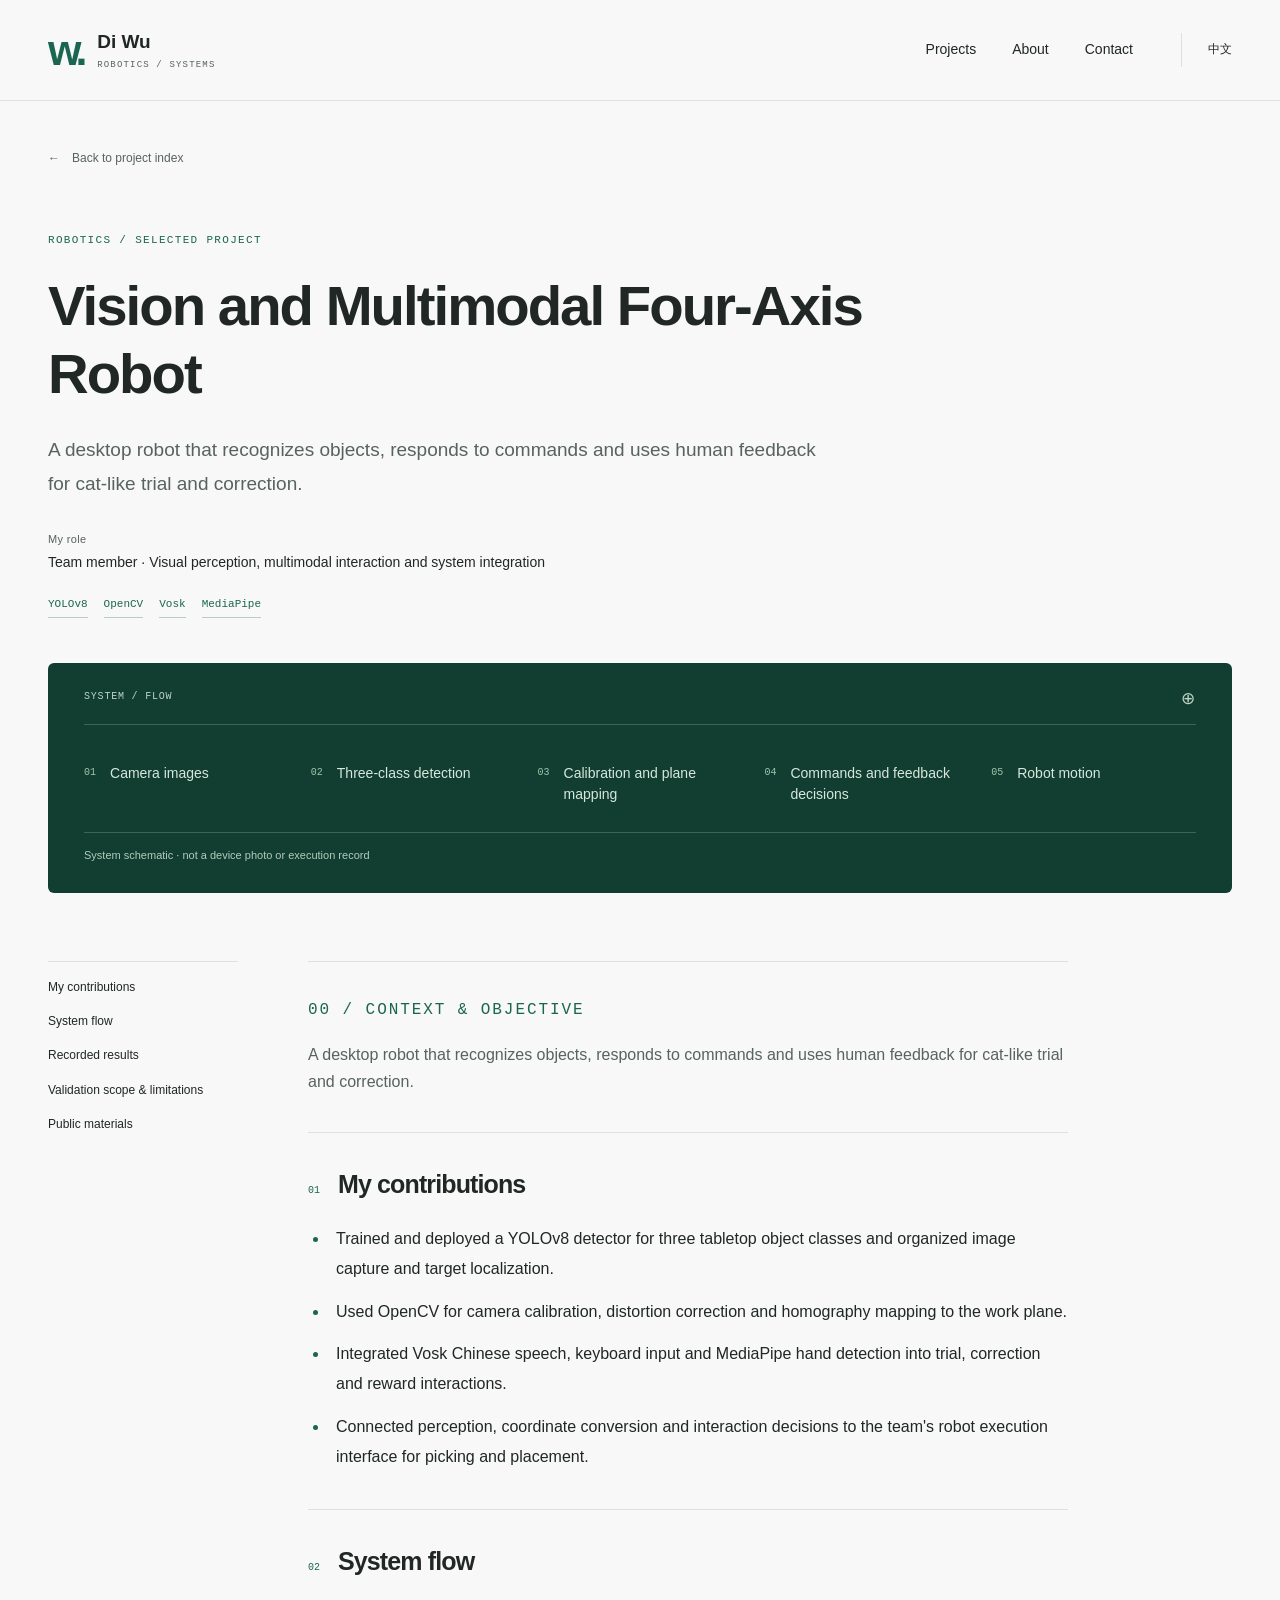
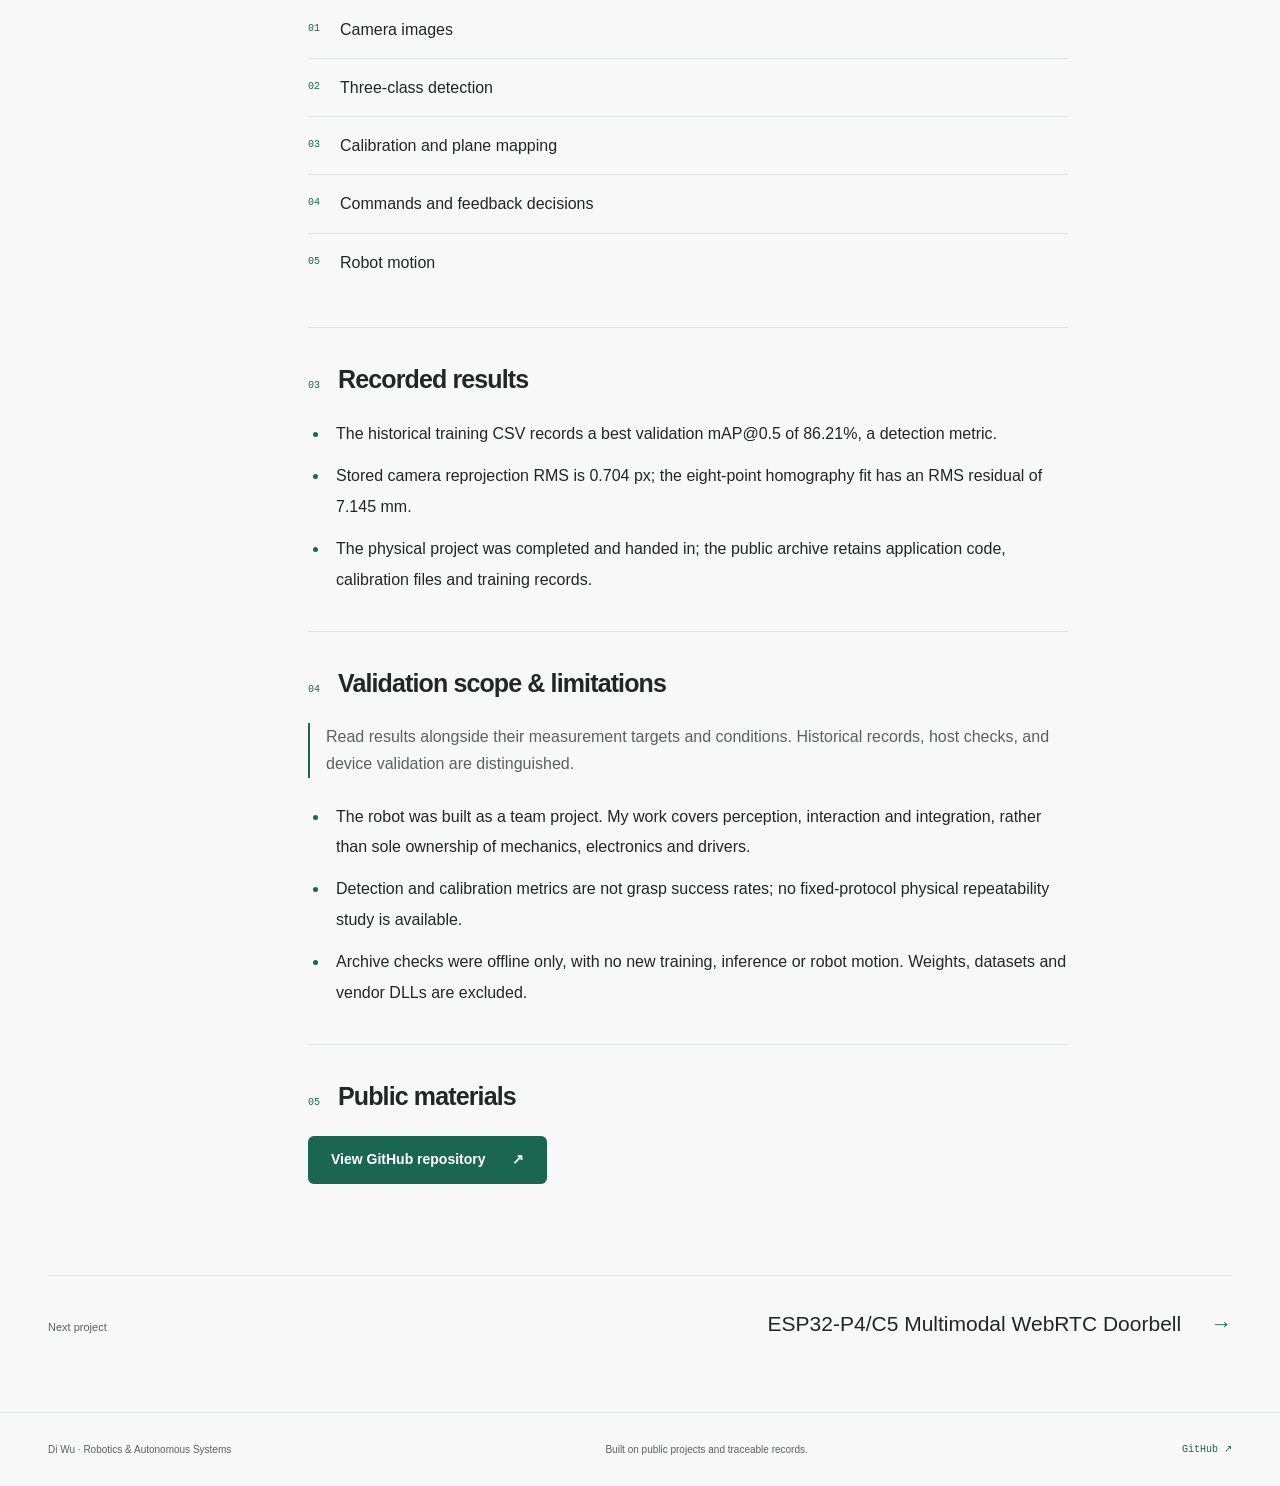
<file: en/projects/four-axis/index.html>
<!doctype html>
<html lang="en"><head><meta charset="utf-8"><meta name="viewport" content="width=device-width, initial-scale=1"><meta name="color-scheme" content="light"><meta name="theme-color" content="#F7F8F7"><title>Vision and Multimodal Four-Axis Robot | Di Wu</title><meta name="description" content="A desktop robot that recognizes objects, responds to commands and uses human feedback for cat-like trial and correction."><link rel="canonical" href="https://wudi-tech.github.io/en/projects/four-axis/"><link rel="alternate" hreflang="zh-CN" href="https://wudi-tech.github.io/projects/four-axis/"><link rel="alternate" hreflang="en" href="https://wudi-tech.github.io/en/projects/four-axis/"><link rel="alternate" hreflang="x-default" href="https://wudi-tech.github.io/projects/four-axis/"><meta property="og:type" content="website"><meta property="og:title" content="Vision and Multimodal Four-Axis Robot | Di Wu"><meta property="og:description" content="A desktop robot that recognizes objects, responds to commands and uses human feedback for cat-like trial and correction."><meta property="og:url" content="https://wudi-tech.github.io/en/projects/four-axis/"><meta property="og:locale" content="en_US"><link rel="icon" href="/assets/favicon.svg" type="image/svg+xml"><link rel="stylesheet" href="/assets/site.css"><script defer src="/assets/site.js"></script></head>
<body data-language="en" data-alternate="/projects/four-axis/"><a class="skip-link" href="#main">Skip to content</a><header class="site-header"><div class="container header-inner">
    <a class="wordmark" href="/en/" aria-label="Di Wu — Home"><span class="wordmark-symbol" aria-hidden="true">w.</span><span>Di Wu<small>ROBOTICS / SYSTEMS</small></span></a>
    <button class="menu-toggle" aria-expanded="false" aria-controls="site-nav" hidden><span>Menu</span><span class="menu-lines" aria-hidden="true"></span></button>
    <nav id="site-nav" aria-label="Main navigation"><a href="/en/projects/">Projects</a><a href="/en/#about">About</a><a href="/en/#contact">Contact</a><a class="language-link" href="/projects/four-axis/" lang="zh-CN" hreflang="zh-CN" data-language="zh" aria-label="切换到中文">中文</a></nav>
  </div></header><main id="main" tabindex="-1"><div class="container detail-container"><a class="back-link" href="/en/projects/"><span aria-hidden="true">←</span> Back to project index</a><header class="detail-header"><p class="eyebrow">Robotics / SELECTED PROJECT</p><h1>Vision and Multimodal Four-Axis Robot</h1><p class="detail-summary">A desktop robot that recognizes objects, responds to commands and uses human feedback for cat-like trial and correction.</p><dl class="project-meta"><div><dt>My role</dt><dd>Team member · Visual perception, multimodal interaction and system integration</dd></div></dl><ul class="tags" aria-label="Technologies"><li>YOLOv8</li><li>OpenCV</li><li>Vosk</li><li>MediaPipe</li></ul></header><figure class="system-figure ">
    <div class="diagram-head"><span>SYSTEM / FLOW</span><span aria-hidden="true">⊕</span></div>
    
    <ol class="diagram-flow"><li><span class="diagram-number">01</span><span>Camera images</span></li><li><span class="diagram-number">02</span><span>Three-class detection</span></li><li><span class="diagram-number">03</span><span>Calibration and plane mapping</span></li><li><span class="diagram-number">04</span><span>Commands and feedback decisions</span></li><li><span class="diagram-number">05</span><span>Robot motion</span></li></ol>
    <figcaption>System schematic · not a device photo or execution record</figcaption>
  </figure><div class="detail-body"><aside class="detail-nav" aria-label="On this page"><a href="#contributions">My contributions</a><a href="#flow">System flow</a><a href="#results">Recorded results</a><a href="#scope">Validation scope & limitations</a><a href="#materials">Public materials</a></aside><div class="detail-prose"><section class="prose-section"><p class="eyebrow">00 / Context & objective</p><p>A desktop robot that recognizes objects, responds to commands and uses human feedback for cat-like trial and correction.</p></section><section class="prose-section" id="contributions"><h2><span class="section-number">01</span>My contributions</h2><ul class="prose-list"><li>Trained and deployed a YOLOv8 detector for three tabletop object classes and organized image capture and target localization.</li><li>Used OpenCV for camera calibration, distortion correction and homography mapping to the work plane.</li><li>Integrated Vosk Chinese speech, keyboard input and MediaPipe hand detection into trial, correction and reward interactions.</li><li>Connected perception, coordinate conversion and interaction decisions to the team&#39;s robot execution interface for picking and placement.</li></ul></section><section class="prose-section" id="flow"><h2><span class="section-number">02</span>System flow</h2><ol class="process-list"><li><span class="mono">01</span><span>Camera images</span></li><li><span class="mono">02</span><span>Three-class detection</span></li><li><span class="mono">03</span><span>Calibration and plane mapping</span></li><li><span class="mono">04</span><span>Commands and feedback decisions</span></li><li><span class="mono">05</span><span>Robot motion</span></li></ol></section><section class="prose-section" id="results"><h2><span class="section-number">03</span>Recorded results</h2><ul class="prose-list"><li>The historical training CSV records a best validation mAP@0.5 of 86.21%, a detection metric.</li><li>Stored camera reprojection RMS is 0.704 px; the eight-point homography fit has an RMS residual of 7.145 mm.</li><li>The physical project was completed and handed in; the public archive retains application code, calibration files and training records.</li></ul></section><section class="prose-section" id="scope"><h2><span class="section-number">04</span>Validation scope & limitations</h2><p class="scope-note">Read results alongside their measurement targets and conditions. Historical records, host checks, and device validation are distinguished.</p><ul class="prose-list"><li>The robot was built as a team project. My work covers perception, interaction and integration, rather than sole ownership of mechanics, electronics and drivers.</li><li>Detection and calibration metrics are not grasp success rates; no fixed-protocol physical repeatability study is available.</li><li>Archive checks were offline only, with no new training, inference or robot motion. Weights, datasets and vendor DLLs are excluded.</li></ul></section><section class="prose-section" id="materials"><h2><span class="section-number">05</span>Public materials</h2><a class="button button-primary" href="https://github.com/wudi-tech/4-axsi-robot">View GitHub repository <span aria-hidden="true">↗</span></a></section></div></div><nav class="next-project" aria-label="Next project"><span>Next project</span><a href="/en/projects/doorbell/">ESP32-P4/C5 Multimodal WebRTC Doorbell <span aria-hidden="true">→</span></a></nav></div></main><footer class="site-footer"><div class="container footer-inner"><span>Di Wu · Robotics & Autonomous Systems</span><span>Built on public projects and traceable records.</span><a href="https://github.com/wudi-tech">GitHub <span aria-hidden="true">↗</span></a></div></footer></body></html>
</file>
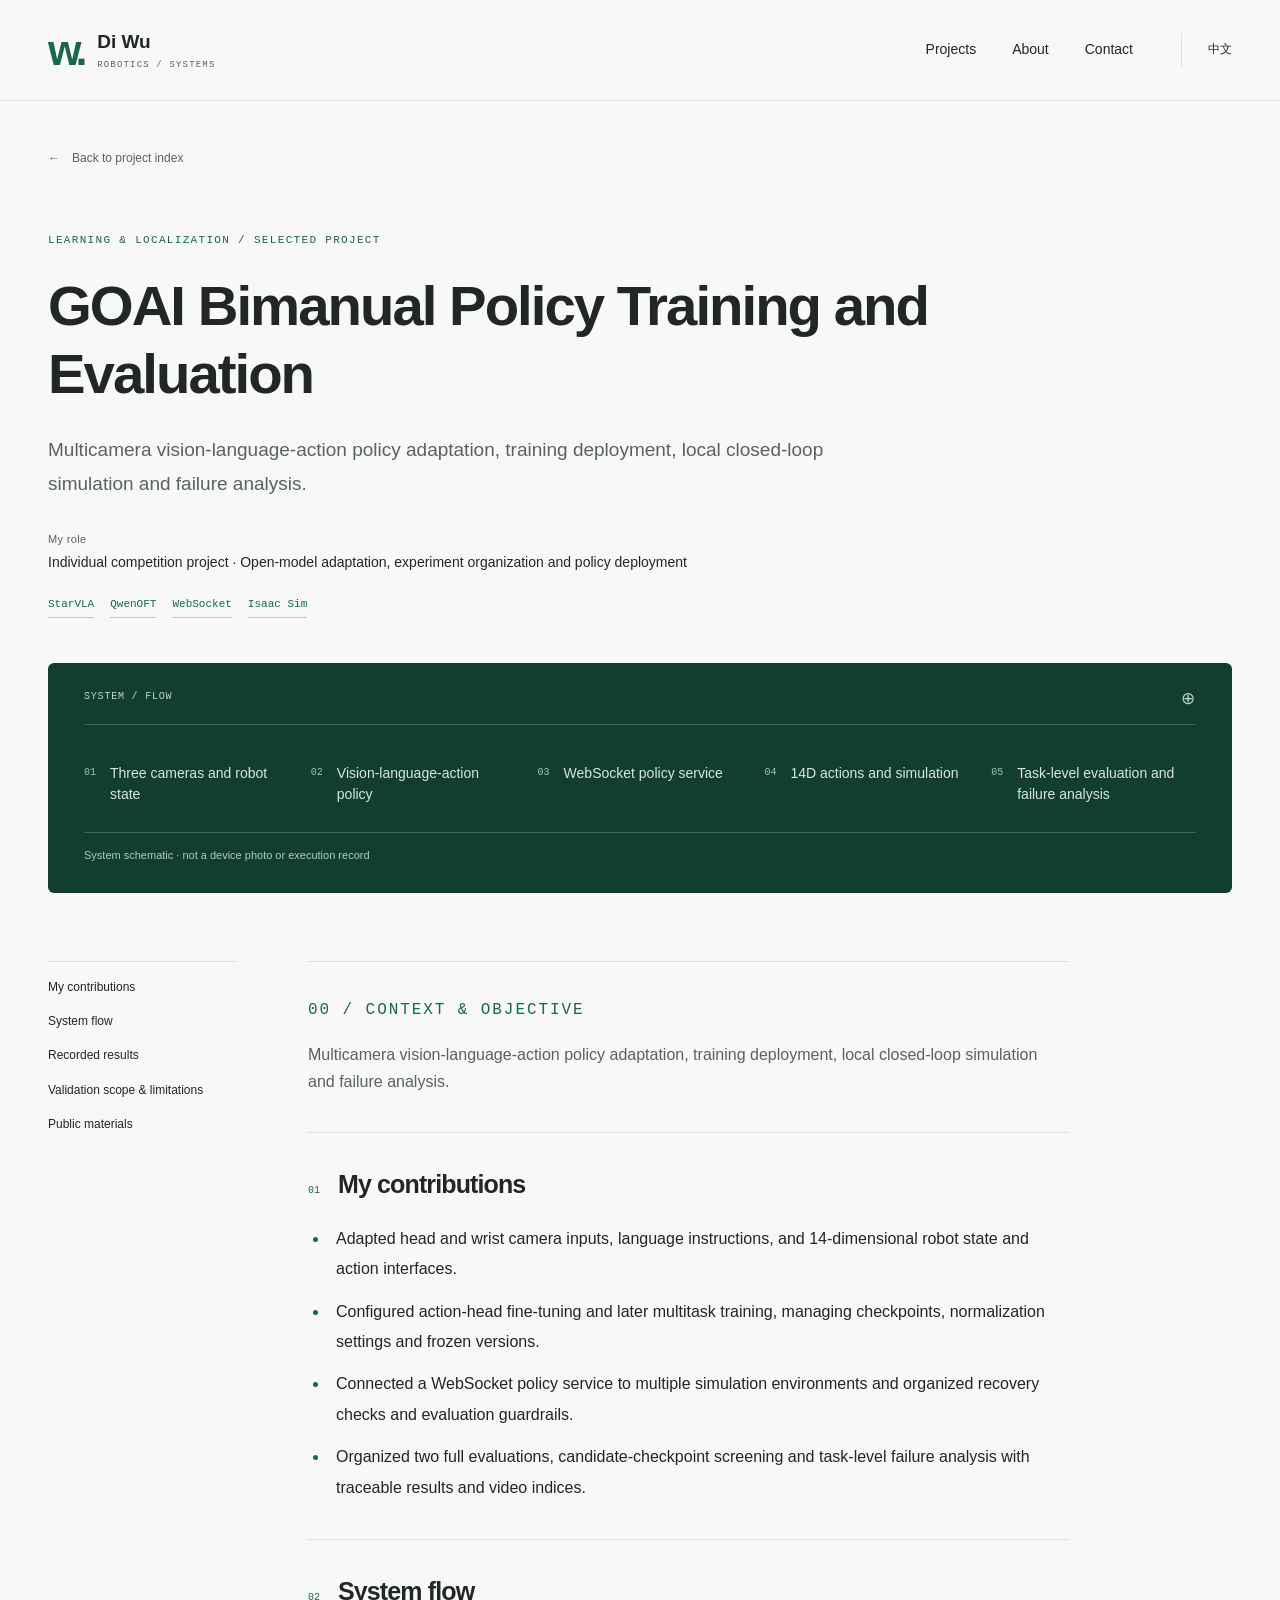
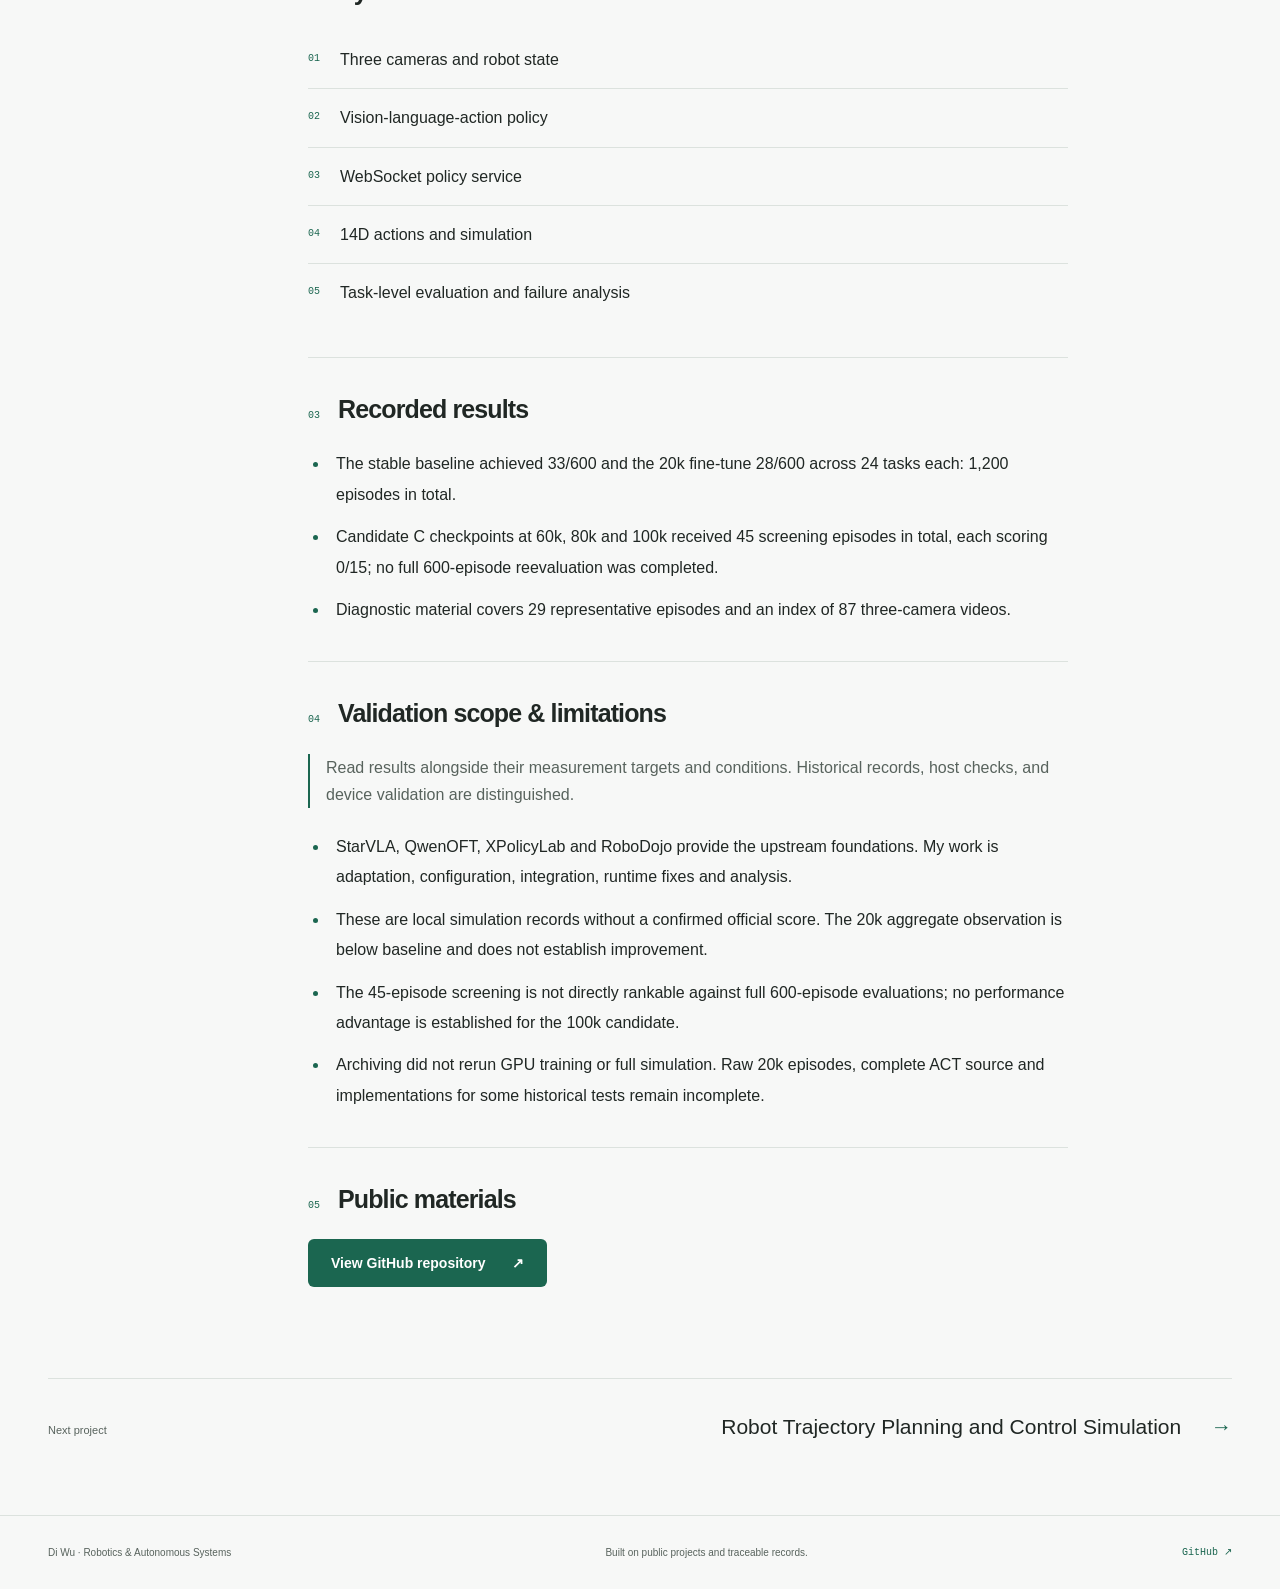
<file: en/projects/goai/index.html>
<!doctype html>
<html lang="en"><head><meta charset="utf-8"><meta name="viewport" content="width=device-width, initial-scale=1"><meta name="color-scheme" content="light"><meta name="theme-color" content="#F7F8F7"><title>GOAI Bimanual Policy Training and Evaluation | Di Wu</title><meta name="description" content="Multicamera vision-language-action policy adaptation, training deployment, local closed-loop simulation and failure analysis."><link rel="canonical" href="https://wudi-tech.github.io/en/projects/goai/"><link rel="alternate" hreflang="zh-CN" href="https://wudi-tech.github.io/projects/goai/"><link rel="alternate" hreflang="en" href="https://wudi-tech.github.io/en/projects/goai/"><link rel="alternate" hreflang="x-default" href="https://wudi-tech.github.io/projects/goai/"><meta property="og:type" content="website"><meta property="og:title" content="GOAI Bimanual Policy Training and Evaluation | Di Wu"><meta property="og:description" content="Multicamera vision-language-action policy adaptation, training deployment, local closed-loop simulation and failure analysis."><meta property="og:url" content="https://wudi-tech.github.io/en/projects/goai/"><meta property="og:locale" content="en_US"><link rel="icon" href="/assets/favicon.svg" type="image/svg+xml"><link rel="stylesheet" href="/assets/site.css"><script defer src="/assets/site.js"></script></head>
<body data-language="en" data-alternate="/projects/goai/"><a class="skip-link" href="#main">Skip to content</a><header class="site-header"><div class="container header-inner">
    <a class="wordmark" href="/en/" aria-label="Di Wu — Home"><span class="wordmark-symbol" aria-hidden="true">w.</span><span>Di Wu<small>ROBOTICS / SYSTEMS</small></span></a>
    <button class="menu-toggle" aria-expanded="false" aria-controls="site-nav" hidden><span>Menu</span><span class="menu-lines" aria-hidden="true"></span></button>
    <nav id="site-nav" aria-label="Main navigation"><a href="/en/projects/">Projects</a><a href="/en/#about">About</a><a href="/en/#contact">Contact</a><a class="language-link" href="/projects/goai/" lang="zh-CN" hreflang="zh-CN" data-language="zh" aria-label="切换到中文">中文</a></nav>
  </div></header><main id="main" tabindex="-1"><div class="container detail-container"><a class="back-link" href="/en/projects/"><span aria-hidden="true">←</span> Back to project index</a><header class="detail-header"><p class="eyebrow">Learning &amp; localization / SELECTED PROJECT</p><h1>GOAI Bimanual Policy Training and Evaluation</h1><p class="detail-summary">Multicamera vision-language-action policy adaptation, training deployment, local closed-loop simulation and failure analysis.</p><dl class="project-meta"><div><dt>My role</dt><dd>Individual competition project · Open-model adaptation, experiment organization and policy deployment</dd></div></dl><ul class="tags" aria-label="Technologies"><li>StarVLA</li><li>QwenOFT</li><li>WebSocket</li><li>Isaac Sim</li></ul></header><figure class="system-figure ">
    <div class="diagram-head"><span>SYSTEM / FLOW</span><span aria-hidden="true">⊕</span></div>
    
    <ol class="diagram-flow"><li><span class="diagram-number">01</span><span>Three cameras and robot state</span></li><li><span class="diagram-number">02</span><span>Vision-language-action policy</span></li><li><span class="diagram-number">03</span><span>WebSocket policy service</span></li><li><span class="diagram-number">04</span><span>14D actions and simulation</span></li><li><span class="diagram-number">05</span><span>Task-level evaluation and failure analysis</span></li></ol>
    <figcaption>System schematic · not a device photo or execution record</figcaption>
  </figure><div class="detail-body"><aside class="detail-nav" aria-label="On this page"><a href="#contributions">My contributions</a><a href="#flow">System flow</a><a href="#results">Recorded results</a><a href="#scope">Validation scope & limitations</a><a href="#materials">Public materials</a></aside><div class="detail-prose"><section class="prose-section"><p class="eyebrow">00 / Context & objective</p><p>Multicamera vision-language-action policy adaptation, training deployment, local closed-loop simulation and failure analysis.</p></section><section class="prose-section" id="contributions"><h2><span class="section-number">01</span>My contributions</h2><ul class="prose-list"><li>Adapted head and wrist camera inputs, language instructions, and 14-dimensional robot state and action interfaces.</li><li>Configured action-head fine-tuning and later multitask training, managing checkpoints, normalization settings and frozen versions.</li><li>Connected a WebSocket policy service to multiple simulation environments and organized recovery checks and evaluation guardrails.</li><li>Organized two full evaluations, candidate-checkpoint screening and task-level failure analysis with traceable results and video indices.</li></ul></section><section class="prose-section" id="flow"><h2><span class="section-number">02</span>System flow</h2><ol class="process-list"><li><span class="mono">01</span><span>Three cameras and robot state</span></li><li><span class="mono">02</span><span>Vision-language-action policy</span></li><li><span class="mono">03</span><span>WebSocket policy service</span></li><li><span class="mono">04</span><span>14D actions and simulation</span></li><li><span class="mono">05</span><span>Task-level evaluation and failure analysis</span></li></ol></section><section class="prose-section" id="results"><h2><span class="section-number">03</span>Recorded results</h2><ul class="prose-list"><li>The stable baseline achieved 33/600 and the 20k fine-tune 28/600 across 24 tasks each: 1,200 episodes in total.</li><li>Candidate C checkpoints at 60k, 80k and 100k received 45 screening episodes in total, each scoring 0/15; no full 600-episode reevaluation was completed.</li><li>Diagnostic material covers 29 representative episodes and an index of 87 three-camera videos.</li></ul></section><section class="prose-section" id="scope"><h2><span class="section-number">04</span>Validation scope & limitations</h2><p class="scope-note">Read results alongside their measurement targets and conditions. Historical records, host checks, and device validation are distinguished.</p><ul class="prose-list"><li>StarVLA, QwenOFT, XPolicyLab and RoboDojo provide the upstream foundations. My work is adaptation, configuration, integration, runtime fixes and analysis.</li><li>These are local simulation records without a confirmed official score. The 20k aggregate observation is below baseline and does not establish improvement.</li><li>The 45-episode screening is not directly rankable against full 600-episode evaluations; no performance advantage is established for the 100k candidate.</li><li>Archiving did not rerun GPU training or full simulation. Raw 20k episodes, complete ACT source and implementations for some historical tests remain incomplete.</li></ul></section><section class="prose-section" id="materials"><h2><span class="section-number">05</span>Public materials</h2><a class="button button-primary" href="https://github.com/wudi-tech/goai-starvla-qwenoft-embodied-future">View GitHub repository <span aria-hidden="true">↗</span></a></section></div></div><nav class="next-project" aria-label="Next project"><span>Next project</span><a href="/en/projects/trajectory/">Robot Trajectory Planning and Control Simulation <span aria-hidden="true">→</span></a></nav></div></main><footer class="site-footer"><div class="container footer-inner"><span>Di Wu · Robotics & Autonomous Systems</span><span>Built on public projects and traceable records.</span><a href="https://github.com/wudi-tech">GitHub <span aria-hidden="true">↗</span></a></div></footer></body></html>
</file>
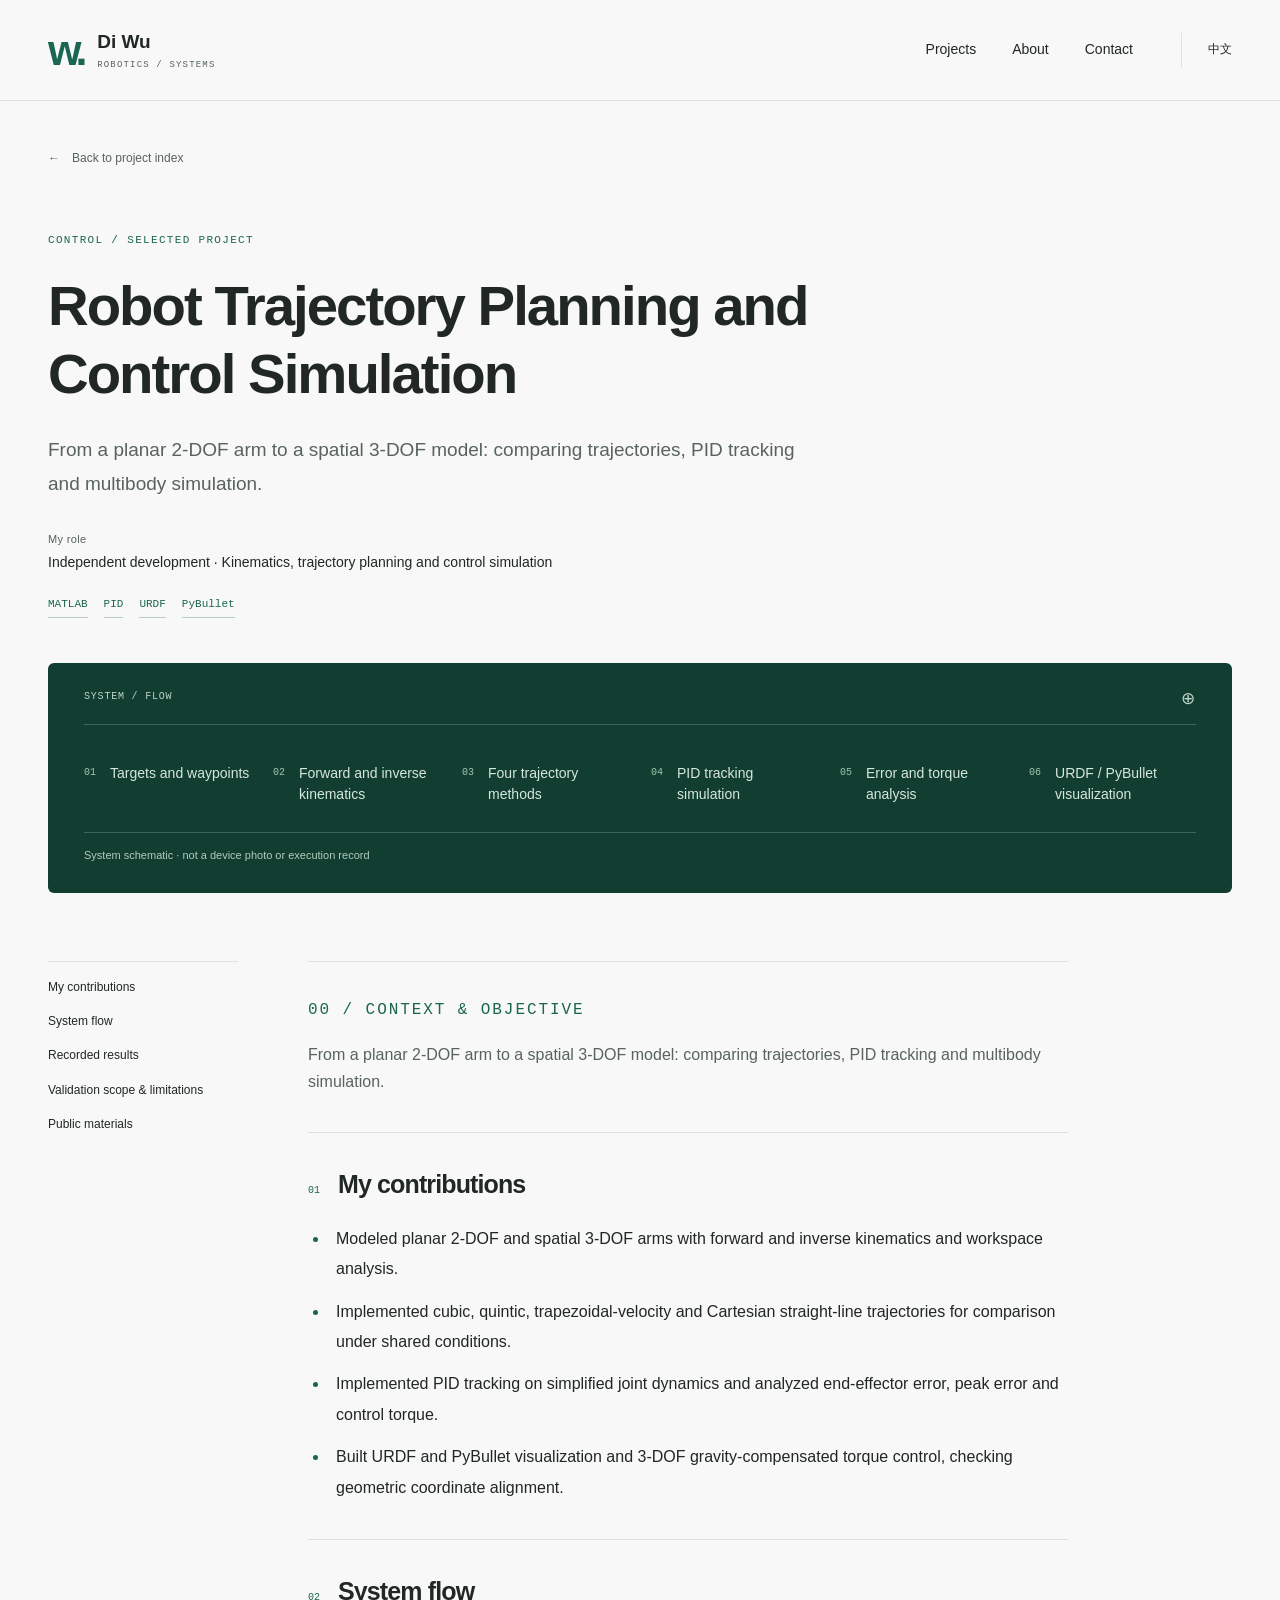
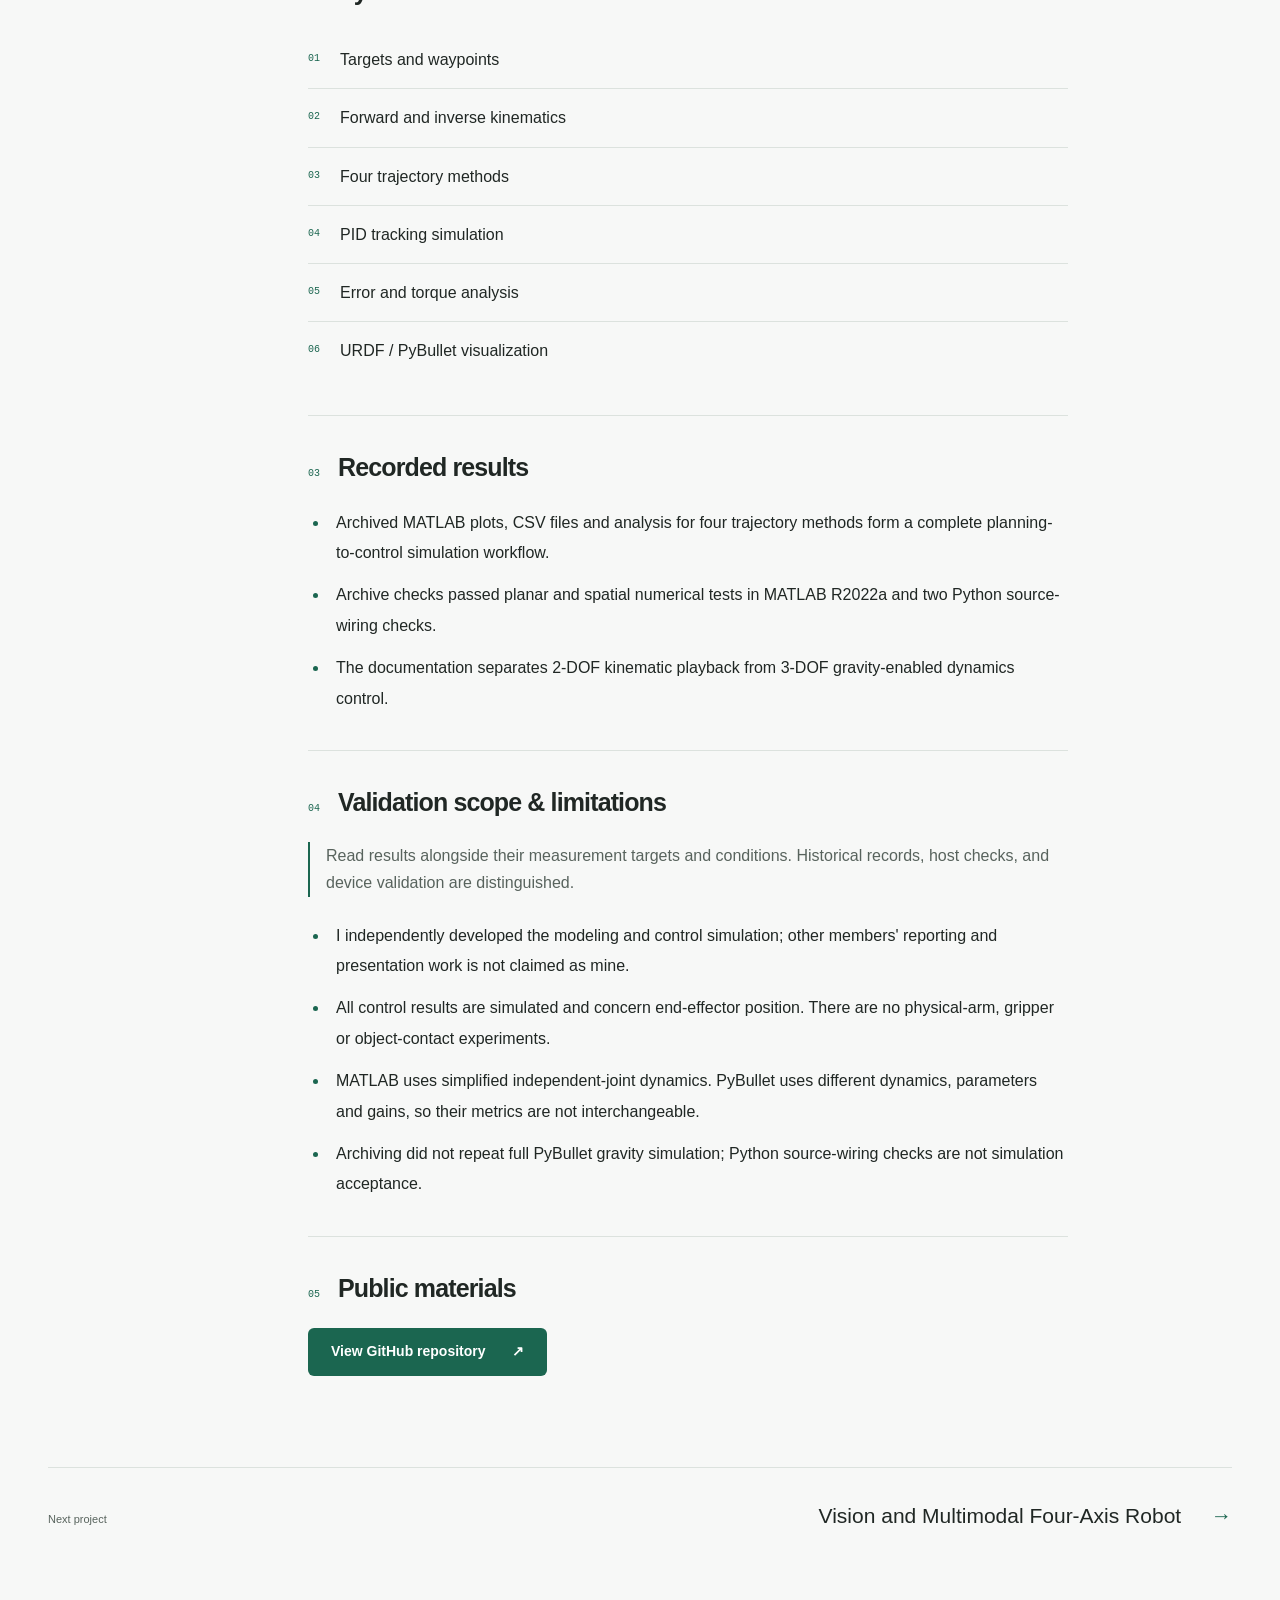
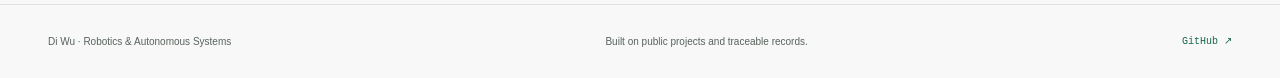
<file: en/projects/trajectory/index.html>
<!doctype html>
<html lang="en"><head><meta charset="utf-8"><meta name="viewport" content="width=device-width, initial-scale=1"><meta name="color-scheme" content="light"><meta name="theme-color" content="#F7F8F7"><title>Robot Trajectory Planning and Control Simulation | Di Wu</title><meta name="description" content="From a planar 2-DOF arm to a spatial 3-DOF model: comparing trajectories, PID tracking and multibody simulation."><link rel="canonical" href="https://wudi-tech.github.io/en/projects/trajectory/"><link rel="alternate" hreflang="zh-CN" href="https://wudi-tech.github.io/projects/trajectory/"><link rel="alternate" hreflang="en" href="https://wudi-tech.github.io/en/projects/trajectory/"><link rel="alternate" hreflang="x-default" href="https://wudi-tech.github.io/projects/trajectory/"><meta property="og:type" content="website"><meta property="og:title" content="Robot Trajectory Planning and Control Simulation | Di Wu"><meta property="og:description" content="From a planar 2-DOF arm to a spatial 3-DOF model: comparing trajectories, PID tracking and multibody simulation."><meta property="og:url" content="https://wudi-tech.github.io/en/projects/trajectory/"><meta property="og:locale" content="en_US"><link rel="icon" href="/assets/favicon.svg" type="image/svg+xml"><link rel="stylesheet" href="/assets/site.css"><script defer src="/assets/site.js"></script></head>
<body data-language="en" data-alternate="/projects/trajectory/"><a class="skip-link" href="#main">Skip to content</a><header class="site-header"><div class="container header-inner">
    <a class="wordmark" href="/en/" aria-label="Di Wu — Home"><span class="wordmark-symbol" aria-hidden="true">w.</span><span>Di Wu<small>ROBOTICS / SYSTEMS</small></span></a>
    <button class="menu-toggle" aria-expanded="false" aria-controls="site-nav" hidden><span>Menu</span><span class="menu-lines" aria-hidden="true"></span></button>
    <nav id="site-nav" aria-label="Main navigation"><a href="/en/projects/">Projects</a><a href="/en/#about">About</a><a href="/en/#contact">Contact</a><a class="language-link" href="/projects/trajectory/" lang="zh-CN" hreflang="zh-CN" data-language="zh" aria-label="切换到中文">中文</a></nav>
  </div></header><main id="main" tabindex="-1"><div class="container detail-container"><a class="back-link" href="/en/projects/"><span aria-hidden="true">←</span> Back to project index</a><header class="detail-header"><p class="eyebrow">Control / SELECTED PROJECT</p><h1>Robot Trajectory Planning and Control Simulation</h1><p class="detail-summary">From a planar 2-DOF arm to a spatial 3-DOF model: comparing trajectories, PID tracking and multibody simulation.</p><dl class="project-meta"><div><dt>My role</dt><dd>Independent development · Kinematics, trajectory planning and control simulation</dd></div></dl><ul class="tags" aria-label="Technologies"><li>MATLAB</li><li>PID</li><li>URDF</li><li>PyBullet</li></ul></header><figure class="system-figure ">
    <div class="diagram-head"><span>SYSTEM / FLOW</span><span aria-hidden="true">⊕</span></div>
    
    <ol class="diagram-flow"><li><span class="diagram-number">01</span><span>Targets and waypoints</span></li><li><span class="diagram-number">02</span><span>Forward and inverse kinematics</span></li><li><span class="diagram-number">03</span><span>Four trajectory methods</span></li><li><span class="diagram-number">04</span><span>PID tracking simulation</span></li><li><span class="diagram-number">05</span><span>Error and torque analysis</span></li><li><span class="diagram-number">06</span><span>URDF / PyBullet visualization</span></li></ol>
    <figcaption>System schematic · not a device photo or execution record</figcaption>
  </figure><div class="detail-body"><aside class="detail-nav" aria-label="On this page"><a href="#contributions">My contributions</a><a href="#flow">System flow</a><a href="#results">Recorded results</a><a href="#scope">Validation scope & limitations</a><a href="#materials">Public materials</a></aside><div class="detail-prose"><section class="prose-section"><p class="eyebrow">00 / Context & objective</p><p>From a planar 2-DOF arm to a spatial 3-DOF model: comparing trajectories, PID tracking and multibody simulation.</p></section><section class="prose-section" id="contributions"><h2><span class="section-number">01</span>My contributions</h2><ul class="prose-list"><li>Modeled planar 2-DOF and spatial 3-DOF arms with forward and inverse kinematics and workspace analysis.</li><li>Implemented cubic, quintic, trapezoidal-velocity and Cartesian straight-line trajectories for comparison under shared conditions.</li><li>Implemented PID tracking on simplified joint dynamics and analyzed end-effector error, peak error and control torque.</li><li>Built URDF and PyBullet visualization and 3-DOF gravity-compensated torque control, checking geometric coordinate alignment.</li></ul></section><section class="prose-section" id="flow"><h2><span class="section-number">02</span>System flow</h2><ol class="process-list"><li><span class="mono">01</span><span>Targets and waypoints</span></li><li><span class="mono">02</span><span>Forward and inverse kinematics</span></li><li><span class="mono">03</span><span>Four trajectory methods</span></li><li><span class="mono">04</span><span>PID tracking simulation</span></li><li><span class="mono">05</span><span>Error and torque analysis</span></li><li><span class="mono">06</span><span>URDF / PyBullet visualization</span></li></ol></section><section class="prose-section" id="results"><h2><span class="section-number">03</span>Recorded results</h2><ul class="prose-list"><li>Archived MATLAB plots, CSV files and analysis for four trajectory methods form a complete planning-to-control simulation workflow.</li><li>Archive checks passed planar and spatial numerical tests in MATLAB R2022a and two Python source-wiring checks.</li><li>The documentation separates 2-DOF kinematic playback from 3-DOF gravity-enabled dynamics control.</li></ul></section><section class="prose-section" id="scope"><h2><span class="section-number">04</span>Validation scope & limitations</h2><p class="scope-note">Read results alongside their measurement targets and conditions. Historical records, host checks, and device validation are distinguished.</p><ul class="prose-list"><li>I independently developed the modeling and control simulation; other members&#39; reporting and presentation work is not claimed as mine.</li><li>All control results are simulated and concern end-effector position. There are no physical-arm, gripper or object-contact experiments.</li><li>MATLAB uses simplified independent-joint dynamics. PyBullet uses different dynamics, parameters and gains, so their metrics are not interchangeable.</li><li>Archiving did not repeat full PyBullet gravity simulation; Python source-wiring checks are not simulation acceptance.</li></ul></section><section class="prose-section" id="materials"><h2><span class="section-number">05</span>Public materials</h2><a class="button button-primary" href="https://github.com/wudi-tech/robot-arm-trajectory-control">View GitHub repository <span aria-hidden="true">↗</span></a></section></div></div><nav class="next-project" aria-label="Next project"><span>Next project</span><a href="/en/projects/four-axis/">Vision and Multimodal Four-Axis Robot <span aria-hidden="true">→</span></a></nav></div></main><footer class="site-footer"><div class="container footer-inner"><span>Di Wu · Robotics & Autonomous Systems</span><span>Built on public projects and traceable records.</span><a href="https://github.com/wudi-tech">GitHub <span aria-hidden="true">↗</span></a></div></footer></body></html>
</file>
<file: assets/site.css>
:root{--paper:#f7f8f7;--ink:#202724;--muted:#58635d;--line:#dce2de;--green:#1b6650;--dark:#123e32;--pale:#eaf0ec;--mono:Consolas,"SFMono-Regular",monospace;--sans:"Segoe UI","PingFang SC","Microsoft YaHei",sans-serif}*{box-sizing:border-box}html{scroll-behavior:smooth;scroll-padding-top:100px}body{margin:0;background:var(--paper);color:var(--ink);font-family:var(--sans);font-size:16px;line-height:1.7;-webkit-font-smoothing:antialiased}a{color:inherit;text-decoration:none}button{font:inherit;color:inherit;cursor:pointer}button,a{-webkit-tap-highlight-color:transparent}a:hover{color:var(--green)}a:focus-visible,button:focus-visible{outline:3px solid var(--green);outline-offset:6px;border-radius:2px}[hidden]{display:none!important}::selection{background:#c9ded2;color:var(--dark)}h1,h2,h3,p,figure,dl,ol,ul{margin:0}h1,h2,h3{line-height:1.25;font-weight:600;letter-spacing:-.035em}p{overflow-wrap:break-word}img,svg{max-width:100%}.container{width:calc(100% - 96px);max-width:1200px;margin-inline:auto}.mono,.eyebrow{font-family:var(--mono)}.eyebrow{font-size:11px;letter-spacing:.12em;line-height:1.6;text-transform:uppercase}.skip-link{position:fixed;top:12px;left:16px;z-index:99;padding:10px 16px;background:var(--ink);color:white;transform:translateY(-180%)}.skip-link:focus{transform:translateY(0)}.site-header{border-bottom:1px solid var(--line);background:var(--paper)}.header-inner{height:100px;display:flex;align-items:center;justify-content:space-between;gap:24px}.wordmark{display:flex;align-items:center;gap:14px;font-size:19px;font-weight:600;line-height:1.3}.wordmark-symbol{color:var(--green);font-size:43px;letter-spacing:-.1em;line-height:1}.wordmark small{display:block;margin-top:5px;font:9px var(--mono);letter-spacing:.13em;color:var(--muted)}#site-nav{display:flex;align-items:center;gap:36px;font-size:14px}#site-nav a{position:relative;padding:7px 0}#site-nav a::after{content:"";position:absolute;left:0;right:0;bottom:0;height:1px;background:var(--green);transform:scaleX(0);transform-origin:left;transition:transform .2s}#site-nav a:hover::after,#site-nav a[aria-current]::after{transform:scaleX(1)}#site-nav .language-link{margin-left:12px;border-left:1px solid var(--line);padding-left:26px;font-family:var(--mono);font-size:12px}.menu-toggle{background:none;border:0;padding:10px}.hero{display:grid;grid-template-columns:minmax(0,1.65fr) minmax(0,1fr);gap:64px;align-items:center;padding-top:90px;padding-bottom:90px}.hero .eyebrow{color:var(--green);margin-bottom:28px;letter-spacing:.09em}.hero h1{font-size:clamp(42px,5.3vw,72px);line-height:1.18;letter-spacing:-.055em}.hero-intro{max-width:620px;color:var(--muted);font-size:17px;line-height:1.9;margin-top:28px}.actions{display:flex;flex-wrap:wrap;gap:14px;align-items:center;margin-top:30px}.button{min-height:48px;display:inline-flex;align-items:center;justify-content:center;gap:26px;padding:10px 22px;border:1px solid transparent;border-radius:6px;font-size:14px;font-weight:600;transition:background-color .2s,color .2s,transform .2s}.button:hover{transform:translateY(-2px)}.button-primary{background:var(--green);color:#fff}.button-primary:hover{background:var(--dark);color:#fff}.button-secondary{border-color:var(--line)}.button-secondary:hover{background:var(--pale)}.hero-note{margin-top:46px;color:var(--muted);font-size:12px}.hero-note>span{font:11px var(--mono);color:var(--green);margin-right:8px}.system-figure{background:var(--dark);color:#d6e7dc;border-radius:6px;padding:25px 28px;min-width:0}.diagram-head{display:flex;justify-content:space-between;gap:10px;padding-bottom:16px;border-bottom:1px solid #ffffff30;font:10px var(--mono);letter-spacing:.08em;color:#bdd4c6}.diagram-head>span:last-child{font-size:17px;line-height:1}.hero-figure{align-self:stretch;display:flex;flex-direction:column;justify-content:space-between;min-height:490px}.robot-schematic{width:100%;height:210px;margin:20px 0;color:#d6e7dc}.diagram-grid{stroke:#ffffff0b;stroke-width:1}.diagram-axis{stroke:#ffffff45;stroke-width:1}.diagram-flow{padding:16px 0 0;list-style:none;display:grid;grid-template-columns:1fr;gap:0}.diagram-flow li{display:flex;gap:14px;align-items:flex-start;padding:13px 0;border-bottom:1px solid #ffffff1c;font-size:14px;line-height:1.55}.diagram-flow li:last-child{border-bottom:0}.diagram-number{font:10px var(--mono);color:#a1c5ae;flex-shrink:0;padding-top:4px}.system-figure figcaption{font-size:10px;line-height:1.6;color:#b2cbbb;border-top:1px solid #ffffff30;margin-top:13px;padding-top:14px}.hero-figure .diagram-flow{grid-template-columns:1fr 1fr;column-gap:14px}.hero-figure .diagram-flow li{font-size:11px;border-bottom:0;gap:9px;padding:7px 0}.hero-figure figcaption{font-size:9px}.section{padding-top:88px;padding-bottom:88px}.section-heading{margin-bottom:46px}.section-heading .eyebrow{color:var(--green);margin-bottom:20px}.section-heading h2{font-size:clamp(28px,3.2vw,42px);margin-bottom:16px}.section-heading>p:last-child{color:var(--muted);font-size:16px}.featured-projects{border-top:1px solid var(--line)}.project-row{display:grid;grid-template-columns:minmax(0,1fr) minmax(0,1.2fr);gap:76px;padding:54px 0;border-bottom:1px solid var(--line);align-items:center}.project-row:nth-child(even){grid-template-columns:minmax(0,1.2fr) minmax(0,1fr)}.project-row:nth-child(even) .project-row-visual{order:2}.project-number{display:block;font:10px var(--mono);letter-spacing:.1em;text-transform:uppercase;color:var(--muted);margin-bottom:17px}.project-row-copy h3{font-size:29px;line-height:1.35;margin-bottom:18px}.project-row-copy h3 a:hover{color:var(--green)}.project-summary{font-size:16px;color:var(--muted);line-height:1.8}.project-meta{margin-top:24px;display:flex;flex-wrap:wrap;column-gap:30px;row-gap:12px;font-size:12px}.project-meta dt{color:var(--muted);font-size:10px;letter-spacing:.03em;margin-bottom:3px}.project-meta dd{margin:0}.tags{display:flex;flex-wrap:wrap;list-style:none;padding:0;gap:7px 16px;font-family:var(--mono);font-size:10px;line-height:1.7;margin-top:20px;color:var(--green)}.tags li{border-bottom:1px solid #b7cec1;padding-bottom:3px}.project-result{font-size:12px;color:var(--muted);margin-top:20px;line-height:1.7}.text-link{display:inline-flex;gap:25px;align-items:center;font-size:13px;color:var(--green);font-weight:600;border-bottom:1px solid var(--green);padding:4px 0;margin-top:22px}.text-link:hover{gap:32px}.index-callout{display:flex;align-items:center;justify-content:space-between;margin-top:40px;background:var(--pale);padding:26px 30px;border-radius:6px;font-size:20px;font-weight:600}.index-callout small{display:block;margin-top:6px;color:var(--muted);font-size:12px;font-weight:400}.index-callout>span:last-child{font-size:32px;color:var(--green)}.skills-section{background:#edf1ee}.skill-row{display:grid;grid-template-columns:45px minmax(160px,.7fr) minmax(0,1.4fr);gap:24px;padding:27px 0;border-top:1px solid #d1dad3;align-items:start}.skill-row:last-child{border-bottom:1px solid #d1dad3}.skill-row>.mono{font-size:10px;color:var(--muted);padding-top:5px}.skill-row h3{font-size:19px;font-weight:500;letter-spacing:-.02em}.skill-row p{font-size:14px;color:var(--muted)}.skill-row .skill-tech{color:var(--ink);font:12px var(--mono);margin-bottom:5px}.about-section{display:grid;grid-template-columns:1fr 1fr;gap:100px;padding-block:110px}.about-section .eyebrow{color:var(--green);margin-bottom:24px}.about-section h2{font-size:38px;line-height:1.35}.about-copy{font-size:18px;line-height:1.95;color:var(--muted);align-self:center}.contact-section{background:var(--dark);color:#f1f6f3;padding:76px 0}.contact-inner{display:flex;justify-content:space-between;align-items:center;gap:50px}.contact-inner .eyebrow{color:#bdd4c6;margin-bottom:24px}.contact-inner h2{font-size:40px;line-height:1.35}.contact-inner p:last-child{color:#bdd4c6;font-size:14px;margin-top:22px}.button-light{background:#f1f6f3;color:var(--dark);flex-shrink:0}.button-light:hover{background:#d8e8dc}.contact-section a:focus-visible{outline-color:#d6e7dc}.site-footer{padding:28px 0;border-top:1px solid var(--line)}.footer-inner{display:flex;gap:28px;justify-content:space-between;align-items:center;font-size:10px;color:var(--muted)}.footer-inner>a{font-family:var(--mono);color:var(--green)}.detail-container{padding-block:42px 70px}.back-link{font-size:12px;color:var(--muted);display:inline-flex;gap:12px}.detail-header{max-width:900px;padding:62px 0 45px}.detail-header .eyebrow{color:var(--green);margin-bottom:22px}.detail-header h1{font-size:clamp(36px,4.4vw,58px);line-height:1.22}.detail-summary{max-width:780px;margin-top:24px;color:var(--muted);font-size:19px;line-height:1.8}.detail-header .project-meta{font-size:14px;margin-top:28px}.detail-header .project-meta dt{font-size:11px}.detail-header .tags{font-size:11px}.detail-container>.system-figure{padding:28px 36px}.detail-container>.system-figure .diagram-flow{grid-template-columns:repeat(auto-fit,minmax(150px,1fr));gap:22px;padding-top:25px}.detail-container>.system-figure .diagram-flow li{border:0;font-size:14px}.detail-body{display:grid;grid-template-columns:190px minmax(0,1fr);gap:70px;margin-top:68px}.detail-nav{position:sticky;top:40px;align-self:start;display:flex;flex-direction:column;border-top:1px solid var(--line);font-size:12px;padding-top:15px;gap:14px}.detail-prose{max-width:760px}.prose-section{padding:36px 0;border-top:1px solid var(--line);scroll-margin-top:24px}.prose-section h2{font-size:25px;margin-bottom:24px;display:flex;gap:18px;align-items:baseline}.section-number{font:10px var(--mono);color:var(--green);letter-spacing:0}.prose-section>.eyebrow{color:var(--green);margin-bottom:18px}.prose-section>p{color:var(--muted)}.prose-list{padding-left:21px;line-height:1.9}.prose-list li{padding-left:7px;margin-bottom:12px}.prose-list li::marker{color:var(--green)}.prose-list li:last-child{margin-bottom:0}.process-list{list-style:none;padding:0}.process-list li{display:flex;gap:20px;padding:15px 0;border-bottom:1px solid var(--line)}.process-list li:last-child{border-bottom:0}.process-list .mono{font-size:10px;color:var(--green);padding-top:4px}.scope-note{font-size:13px;border-left:2px solid var(--green);padding-left:16px;margin-bottom:24px}.next-project{display:flex;justify-content:space-between;gap:28px;align-items:baseline;border-top:1px solid var(--line);margin-top:55px;padding-top:30px}.next-project>span{font-size:11px;color:var(--muted);flex-shrink:0}.next-project>a{font-size:21px;font-weight:500}.next-project>a span{margin-left:24px;color:var(--green)}.index-section{padding-block:76px 95px}.index-header{max-width:820px}.index-header .eyebrow{color:var(--green);margin-bottom:24px}.index-header h1{font-size:clamp(40px,5vw,64px)}.index-header>p:last-child{font-size:18px;color:var(--muted);margin-top:25px;line-height:1.8}.project-filters{display:flex;flex-wrap:wrap;gap:8px;margin-top:40px}.filter-button{background:transparent;border:1px solid var(--line);border-radius:4px;font-size:12px;padding:8px 14px;min-height:40px}.filter-button:hover{background:var(--pale)}.filter-button[aria-pressed=true]{background:var(--green);border-color:var(--green);color:#fff}.index-count{font:11px var(--mono);color:var(--muted);margin-top:32px;margin-bottom:18px}.repository-row{display:grid;grid-template-columns:40px minmax(0,1fr) 100px;gap:26px;border-top:1px solid var(--line);padding:32px 0}.repository-row:last-child{border-bottom:1px solid var(--line)}.repository-number{font-size:10px;color:var(--muted);padding-top:4px}.repository-row .eyebrow{color:var(--green);font-size:9px;margin-bottom:8px}.repository-row h2{font-size:23px;line-height:1.4;margin-bottom:12px}.repository-row p:not(.eyebrow){font-size:14px;color:var(--muted);max-width:780px}.repository-row .tags{margin-top:14px}.repo-link{font:11px var(--mono);color:var(--green);padding-top:5px;justify-self:end;white-space:nowrap}.repo-link>span{margin-left:8px}.not-found{padding-block:110px 150px}.not-found h1{font-size:50px;margin:26px 0}.not-found>p{color:var(--muted)}.not-found .text-link{margin-top:0}
.menu-toggle{display:none}
@media(min-width:1400px){.hero h1{font-size:72px}}
@media(max-width:1000px){.container{width:calc(100% - 64px)}.hero{gap:35px;padding-block:64px;grid-template-columns:minmax(0,1.4fr) minmax(0,1fr)}.hero h1{font-size:49px}.hero-intro{font-size:16px}.hero-figure{min-height:460px;padding:23px 22px}.hero-note{margin-top:30px}.project-row,.project-row:nth-child(even){gap:40px;grid-template-columns:minmax(0,1fr) minmax(0,1.1fr)}.project-row-copy h3{font-size:25px}.project-meta{column-gap:20px}.about-section{gap:50px}.about-section h2{font-size:32px}.about-copy{font-size:16px}.detail-body{grid-template-columns:155px minmax(0,1fr);gap:40px}.contact-inner h2{font-size:34px}}
@media(max-width:760px){html{scroll-padding-top:30px}.container{width:calc(100% - 40px)}.header-inner{height:auto;min-height:82px;flex-wrap:wrap;gap:0;padding-block:17px}.wordmark{font-size:17px;gap:11px}.wordmark-symbol{font-size:37px}.wordmark small{font-size:8px}.menu-toggle{display:flex;align-items:center;gap:12px;margin-left:auto;font-size:12px;min-height:44px}.menu-lines{width:19px;height:12px;border-block:1px solid var(--ink);position:relative}.menu-toggle[aria-expanded=true] .menu-lines{height:1px;transform:rotate(-45deg);border-bottom:0}.menu-toggle[aria-expanded=true] .menu-lines::after{content:"";position:absolute;width:19px;height:1px;background:var(--ink);transform:rotate(90deg);top:-1px;left:0}#site-nav{width:100%;flex-wrap:wrap;gap:14px 28px;padding-top:18px;margin-top:16px;border-top:1px solid var(--line);font-size:13px}body.js #site-nav{display:none}body.js #site-nav.is-open{display:flex}#site-nav .language-link{padding-left:20px;margin-left:auto}.hero{grid-template-columns:1fr;gap:34px;padding-top:48px;padding-bottom:50px}.hero .eyebrow{font-size:9px;margin-bottom:22px;letter-spacing:.065em}.hero h1{font-size:clamp(36px,7.5vw,52px);line-height:1.22}.hero-intro{font-size:15px;margin-top:23px;line-height:1.9}.actions{gap:10px;margin-top:25px}.button{font-size:12px;padding:11px 18px;gap:20px;min-height:46px}.hero-note{font-size:10px;margin-top:26px}.hero-figure{min-height:0;padding:22px 25px;display:grid;grid-template-columns:1fr 1fr;column-gap:24px;align-items:center}.hero-figure .diagram-head,.hero-figure figcaption{grid-column:1/-1}.robot-schematic{height:auto;margin:12px 0}.hero-figure .diagram-flow{grid-template-columns:1fr;gap:0;padding-top:6px}.hero-figure .diagram-flow li{font-size:11px;padding:8px 0}.hero-figure figcaption{margin-top:4px;padding-top:11px}.section{padding-block:58px}.section-heading{margin-bottom:32px}.section-heading .eyebrow{margin-bottom:16px}.section-heading h2{font-size:28px;line-height:1.4}.section-heading>p:last-child{font-size:14px}.project-row,.project-row:nth-child(even){grid-template-columns:1fr;gap:27px;padding-block:33px}.project-row:nth-child(even) .project-row-visual{order:0}.project-number{font-size:9px;margin-bottom:12px}.project-row-visual .system-figure{padding:20px 24px}.project-row-visual .diagram-flow{display:grid;grid-template-columns:1fr 1fr;column-gap:20px}.project-row-visual .diagram-flow li{font-size:11px;gap:10px;padding:10px 0}.project-row-visual .diagram-flow li:last-child{border-bottom:1px solid #ffffff1c}.system-figure figcaption{font-size:9px}.project-row-copy h3{font-size:25px;margin-bottom:14px}.project-summary{font-size:14px;line-height:1.85}.project-meta{margin-top:19px;font-size:11px}.tags{font-size:9px;margin-top:17px}.project-result{font-size:11px;margin-top:17px}.text-link{font-size:12px;margin-top:18px}.index-callout{margin-top:28px;padding:22px;font-size:17px}.index-callout small{font-size:10px}.index-callout>span:last-child{font-size:26px}.skill-row{grid-template-columns:24px minmax(0,1fr);gap:10px 16px;padding-block:22px}.skill-row h3{font-size:18px}.skill-row>div{grid-column:2}.skill-row p{font-size:13px}.skill-row .skill-tech{font-size:10px;line-height:1.7}.about-section{grid-template-columns:1fr;gap:28px;padding-block:65px}.about-section h2{font-size:31px}.about-copy{font-size:16px}.contact-section{padding-block:53px}.contact-inner{align-items:flex-start;flex-direction:column;gap:28px}.contact-inner .eyebrow{margin-bottom:18px}.contact-inner h2{font-size:32px}.contact-inner p:last-child{font-size:12px;margin-top:18px}.footer-inner{flex-wrap:wrap;gap:10px 20px;font-size:9px}.footer-inner>span:nth-child(2){order:3;width:100%}.footer-inner>a{margin-left:auto}.detail-container{padding-block:26px 50px}.back-link{font-size:10px}.detail-header{padding-block:40px 32px}.detail-header h1{font-size:34px;line-height:1.3}.detail-header .eyebrow{font-size:9px;margin-bottom:16px}.detail-summary{font-size:16px;margin-top:20px}.detail-header .project-meta{font-size:12px}.detail-header .tags{font-size:9px}.detail-container>.system-figure{padding:20px 23px}.detail-container>.system-figure .diagram-flow{grid-template-columns:1fr;gap:0;padding-top:10px}.detail-container>.system-figure .diagram-flow li{font-size:12px;padding-block:10px;border-bottom:1px solid #ffffff1c}.detail-container>.system-figure .diagram-flow li:last-child{border-bottom:0}.detail-body{grid-template-columns:1fr;gap:25px;margin-top:32px}.detail-nav{position:static;flex-direction:row;flex-wrap:wrap;gap:8px 19px;font-size:10px;padding-top:16px}.prose-section{padding-block:28px}.prose-section h2{font-size:23px;gap:13px;margin-bottom:20px}.prose-section .eyebrow{font-size:10px}.prose-section p,.prose-list,.process-list{font-size:14px}.prose-list{padding-left:18px}.prose-list li{padding-left:3px}.scope-note{font-size:12px!important}.process-list li{gap:15px}.next-project{flex-direction:column;gap:14px;margin-top:34px;padding-top:25px}.next-project>a{font-size:20px;line-height:1.4}.index-section{padding-block:48px 65px}.index-header .eyebrow{font-size:10px;margin-bottom:20px}.index-header h1{font-size:40px}.index-header>p:last-child{font-size:15px;margin-top:21px}.project-filters{margin-top:28px;gap:7px}.filter-button{font-size:10px;padding:7px 11px;min-height:38px}.index-count{font-size:10px;margin-top:25px}.repository-row{grid-template-columns:24px minmax(0,1fr);gap:15px;padding-block:26px}.repository-number{font-size:9px}.repository-row h2{font-size:21px}.repository-row p:not(.eyebrow){font-size:13px}.repo-link{grid-column:2;justify-self:start;font-size:10px;padding-top:0}.repository-row .tags{font-size:9px;margin-top:12px}.not-found{padding-block:70px 100px}.not-found h1{font-size:34px}}
@media(prefers-reduced-motion:reduce){html{scroll-behavior:auto}*,*::before,*::after{animation:none!important;transition:none!important}.button:hover{transform:none}}
/* Keep actual reading text at a comfortable size on every viewport. */
.project-summary,.project-result,.repository-row p:not(.eyebrow),.skill-row p,.contact-inner p:last-child,.prose-section p,.prose-list,.process-list,.hero-intro,.index-header>p:last-child,.section-heading>p:last-child{font-size:16px}
.scope-note{font-size:16px!important}
.project-meta,.detail-header .project-meta{font-size:14px}
.system-figure figcaption,.hero-figure figcaption{font-size:11px}
.diagram-flow li,.hero-figure .diagram-flow li,.project-row-visual .diagram-flow li,.detail-container>.system-figure .diagram-flow li{font-size:14px}
.skill-row .skill-tech{font-size:12px}
.index-callout small{font-size:12px}
.repository-role{margin-top:15px;color:var(--ink)!important;font-size:14px!important}
.repository-role>span{font-size:11px;color:var(--muted);margin-right:9px}
.repository-scope{margin-top:10px;border-left:2px solid #b7cec1;padding-left:13px}
.archive-details{margin-top:19px}
.archive-details summary{width:fit-content;cursor:pointer;color:var(--green);font-size:14px;padding:5px 0;line-height:1.6}
.archive-details summary:focus-visible{outline:3px solid var(--green);outline-offset:5px}
.archive-details>div{padding:8px 0 7px;max-width:780px}
.archive-details h3{font-size:18px;letter-spacing:-.02em;margin:23px 0 14px}
.archive-details .prose-list{font-size:16px;line-height:1.85}
@media print{.site-header,.site-footer,.detail-nav,.project-filters,.actions{display:none}.container{width:100%;max-width:none}body{background:#fff;color:#000}.system-figure{break-inside:avoid}.section{padding-block:30px}.project-row{break-inside:avoid}.contact-section{background:#fff;color:#000}a{text-decoration:underline}.detail-body{display:block}}
</file>
